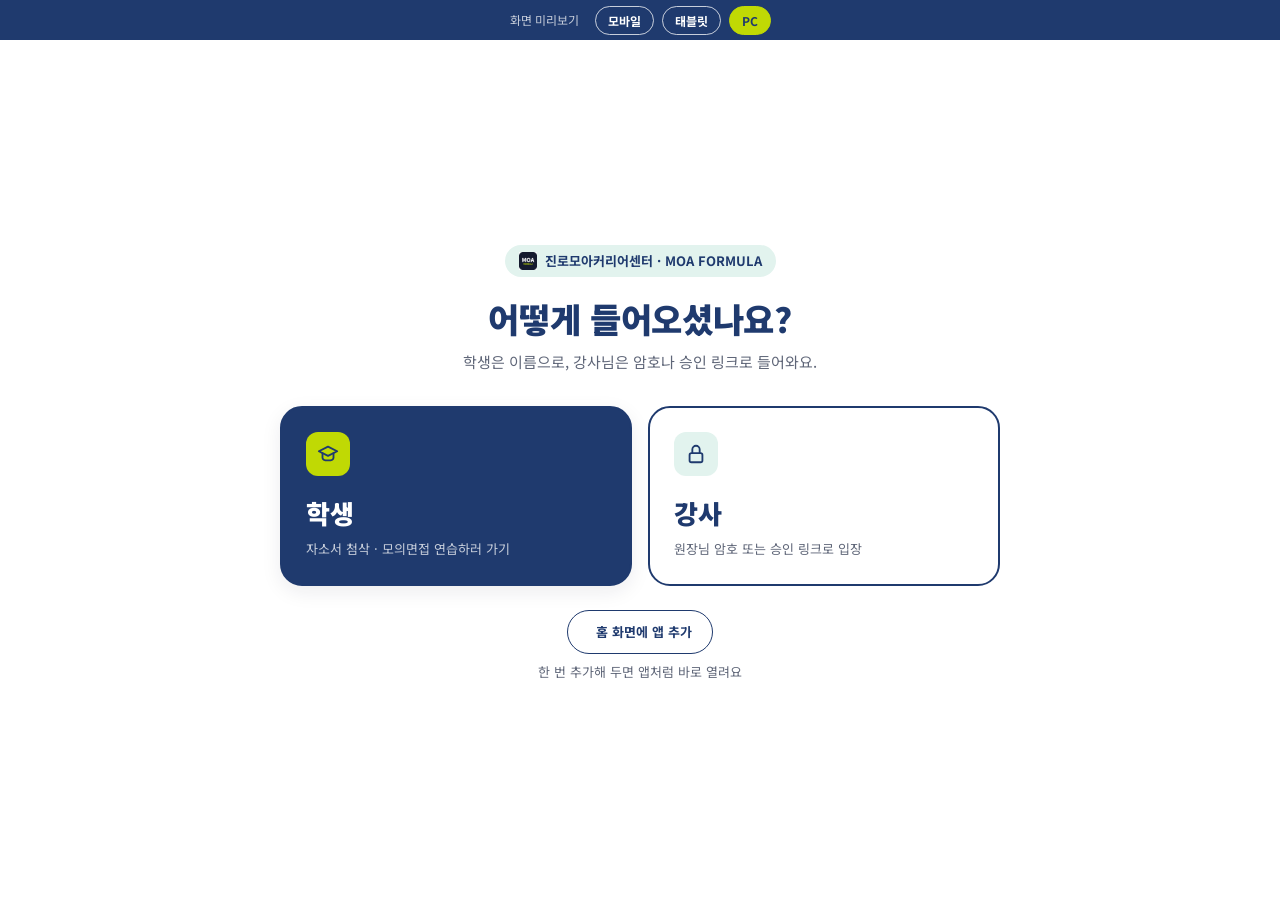
<file: index.html>
<!doctype html>
<html lang="ko">
<head>
<meta charset="UTF-8">
<meta name="viewport" content="width=device-width, initial-scale=1.0, maximum-scale=1.0">
<title>MOA FORMULA 허브</title>
<meta name="apple-mobile-web-app-capable" content="yes">
<meta name="apple-mobile-web-app-status-bar-style" content="black-translucent">
<meta name="apple-mobile-web-app-title" content="MOA FORMULA">
<meta name="mobile-web-app-capable" content="yes">
<meta name="theme-color" content="#FFFFFF"><!-- 흰 상단 바와 같은 색 (2026-10-03) -->
<link rel="apple-touch-icon" href="/apple-touch-icon.png">
<link rel="icon" type="image/png" sizes="192x192" href="/icon-192.png">
<link rel="manifest" href="/manifest.webmanifest"><!-- 홈 화면 설치용 (2026-10-04) -->
<link rel="stylesheet" href="https://fonts.googleapis.com/css2?family=Noto+Sans+KR:wght@400;500;700;800;900&display=swap">
<link rel="stylesheet" href="/tokens.css">
<style>
*{box-sizing:border-box;-webkit-tap-highlight-color:transparent}
html,body{margin:0;padding:0}
body{font-family:var(--font-sans);background:var(--c-bg);color:var(--c-ink);font-size:var(--fs-base);line-height:var(--lh-base);word-break:keep-all;overflow-wrap:break-word;}
.app-card{--ac:var(--c-brand);--at:var(--c-brand);--ab:var(--c-brand);background:var(--c-surface);border-radius:var(--radius-lg);border:1px solid var(--c-line);box-shadow:var(--shadow-sm);padding:var(--space-4) var(--space-5) var(--space-5);margin-bottom:var(--space-3)}
.app-card .app-title{display:flex;align-items:center;gap:var(--space-3);font-size:var(--fs-lg);font-weight:var(--fw-heavy);color:var(--c-ink);margin-bottom:var(--space-3)}
.app-icon{flex-shrink:0;width:36px;height:36px;border-radius:var(--radius-md);display:inline-flex;align-items:center;justify-content:center;background:var(--ac);color:var(--c-on-brand)}
.app-icon svg{width:19px;height:19px}
.app-step{font-size:var(--fs-xs);font-weight:var(--fw-bold);color:var(--c-muted);letter-spacing:.02em;margin:0 0 var(--space-2)}
.app-desc{font-size:var(--fs-sm);color:var(--c-muted);margin:calc(var(--space-1) * -1) 0 var(--space-3)}
.c-resume{--ac:var(--app-resume);--at:var(--app-resume);--ab:var(--app-resume)}
.c-interview{--ac:var(--app-interview);--at:var(--app-interview);--ab:var(--app-interview)}
.c-tracker{--ac:var(--app-tracker);--at:var(--app-tracker-ink);--ab:var(--app-tracker)}
.c-tracker .app-icon{color:var(--app-tracker-ink)}
.c-board{--ac:var(--app-board);--at:var(--app-board);--ab:var(--app-board)}
.c-proposal,.c-assemble{--ac:var(--app-proposal);--at:var(--app-proposal);--ab:var(--app-proposal)}
.c-qbank{--ac:var(--app-qbank);--at:var(--app-qbank-ink);--ab:var(--app-qbank-ink)}
.c-qbank .app-icon{color:var(--app-qbank-ink)}
.c-master{--ac:var(--app-master);--at:var(--app-master);--ab:var(--app-master)}
.c-doc{--ac:var(--c-brand);--at:var(--c-brand);--ab:var(--c-brand)}
.c-timeplan{--ac:var(--app-timeplan,#0E7C74);--at:var(--app-timeplan,#0E7C74);--ab:var(--app-timeplan,#0E7C74)}
.role-row{display:flex;gap:var(--space-2);flex-wrap:wrap}
a.role-btn{flex:1;min-width:120px;text-align:center;min-height:46px;display:inline-flex;align-items:center;justify-content:center;padding:var(--space-3) var(--space-3);border-radius:var(--radius-md);font-size:var(--fs-md);font-weight:var(--fw-bold);text-decoration:none;transition:transform .12s ease,box-shadow .12s ease}
a.role-btn:hover{transform:translateY(-1px);box-shadow:var(--shadow-md)}
a.role-btn:focus-visible{outline:3px solid var(--c-focus);outline-offset:2px}
.role-btn.student{background:var(--ac);color:var(--c-on-brand);border:2px solid var(--ac)}
.c-tracker .role-btn.student{color:var(--app-tracker-ink)}
.c-qbank .role-btn.student{color:var(--app-qbank-ink)}
.role-btn.teacher{background:var(--c-surface);color:var(--at);border:2px solid var(--ab)}
.role-btn.teacher::before{content:"";display:inline-block;width:13px;height:13px;margin-right:6px;background:currentColor;
-webkit-mask:url("data:image/svg+xml,%3Csvg xmlns='http://www.w3.org/2000/svg' viewBox='0 0 24 24' fill='none' stroke='black' stroke-width='2.4' stroke-linecap='round' stroke-linejoin='round'%3E%3Crect x='5' y='11' width='14' height='10' rx='2'/%3E%3Cpath d='M8 11V7a4 4 0 0 1 8 0v4'/%3E%3C/svg%3E") center/contain no-repeat;
mask:url("data:image/svg+xml,%3Csvg xmlns='http://www.w3.org/2000/svg' viewBox='0 0 24 24' fill='none' stroke='black' stroke-width='2.4' stroke-linecap='round' stroke-linejoin='round'%3E%3Crect x='5' y='11' width='14' height='10' rx='2'/%3E%3Cpath d='M8 11V7a4 4 0 0 1 8 0v4'/%3E%3C/svg%3E") center/contain no-repeat}
.sr-only{position:absolute!important;width:1px;height:1px;padding:0;margin:-1px;overflow:hidden;clip:rect(0 0 0 0);white-space:nowrap;border:0}
.nav-tip{margin:var(--space-3) var(--space-3) 0;padding-top:var(--space-3);border-top:1px solid var(--c-line);font-size:var(--fs-xs);line-height:1.6;color:var(--c-muted);white-space:normal}
.role-legend{display:flex;gap:var(--space-4);font-size:var(--fs-xs);color:var(--c-muted);margin:0 var(--space-1) var(--space-3)}
.role-legend span{display:flex;align-items:center;gap:6px}
.role-legend i{display:inline-block;width:22px;height:12px;border-radius:4px}
.role-legend .lg-student{background:var(--c-brand)}
.role-legend .lg-teacher{border:2px solid var(--c-brand)}
.group-label{font-size:var(--fs-sm);font-weight:var(--fw-heavy);color:var(--c-muted);margin:var(--space-6) var(--space-1) var(--space-3);letter-spacing:.04em}
.master-only{display:none}
body.is-master .master-only{display:block}
.teacher-only{display:none}
body.is-teacher .teacher-only{display:block}
.who-bar{background:var(--c-brand-tint);border:1px solid var(--c-line);border-radius:var(--radius-lg);padding:var(--space-3) var(--space-4);font-size:var(--fs-sm);color:var(--c-ink);line-height:var(--lh-base);margin-bottom:var(--space-2)}
.who-bar b{color:var(--c-brand)}
.fold{padding:0;overflow:hidden}
.fold summary{cursor:pointer;padding:var(--space-4) var(--space-5);font-weight:var(--fw-heavy);font-size:var(--fs-base);color:var(--c-brand);list-style-position:inside}
.fold summary:focus-visible{outline:3px solid var(--c-focus);outline-offset:-3px}
.fold-body{padding:0 var(--space-5) var(--space-5);font-size:var(--fs-sm);line-height:var(--lh-loose);color:var(--c-ink-2)}
.feat-h{display:block;margin:var(--space-4) 0 6px;font-size:var(--fs-md);color:var(--fc)}
.note-box{margin-top:var(--space-4);padding:var(--space-3) var(--space-4);background:var(--c-danger-soft);border-radius:var(--radius-sm)}
.note-box b{color:var(--c-danger)}
.guide-h{display:flex;align-items:center;gap:var(--space-2);margin:var(--space-4) 0 var(--space-3);font-size:var(--fs-md)}
.guide-h i{width:10px;height:10px;border-radius:50%;background:var(--fc);display:inline-block}
table.guide{width:100%;border-collapse:separate;border-spacing:0;border-radius:var(--radius-md);overflow:hidden;border:1px solid var(--c-line);table-layout:fixed;margin-bottom:var(--space-5)}
table.guide th{text-align:left;font-size:var(--fs-xs);color:var(--c-on-brand);background:var(--fc);padding:10px 12px}
table.guide th:first-child{width:34%}
table.guide td{padding:12px;font-size:12.5px;line-height:1.7;vertical-align:top;border-top:1px solid var(--c-line);color:var(--c-ink-2);background:var(--c-surface)}
table.guide tr:nth-child(even) td{background:var(--c-surface-alt)}
table.guide td:first-child{font-weight:var(--fw-bold);color:var(--c-brand);line-height:1.5}
.fc-resume{--fc:var(--app-resume)} .fc-interview{--fc:var(--app-interview)} .fc-tracker{--fc:var(--app-tracker-ink)} .fc-board{--fc:var(--app-board)} .fc-proposal{--fc:var(--app-proposal)} .fc-timeplan{--fc:var(--app-timeplan,#0E7C74)}
footer{text-align:center;font-size:var(--fs-xs);color:var(--c-muted);padding:var(--space-6) var(--space-4) var(--space-2)}
/* ── 접속 흐름 (첫 화면 → 학생 로그인 / 강사 확인 → 앱 목록) ── */
.landing,.login,.app-view{display:none}
body.view-landing .landing{display:flex}
body.view-login .login{display:flex}
body.view-app .app-view{display:block}
.landing,.login{min-height:100vh;align-items:center;justify-content:center;padding:var(--space-10) var(--space-5);background:var(--c-bg)}
.landing-inner{width:100%;max-width:720px;text-align:center}
.eyebrow{display:inline-flex;align-items:center;gap:var(--space-2);font-size:var(--fs-sm);font-weight:var(--fw-bold);color:var(--c-brand);background:var(--c-brand-soft);padding:6px 14px;border-radius:var(--radius-pill)}
.eyebrow img{width:18px;height:18px}
.landing h1{margin:var(--space-5) 0 var(--space-2);font-size:var(--fs-3xl);font-weight:var(--fw-black);line-height:var(--lh-tight);color:var(--c-ink);letter-spacing:-0.01em}
.landing .lead{margin:0 0 var(--space-8);font-size:var(--fs-base);color:var(--c-muted)}
.choice-grid{display:grid;grid-template-columns:repeat(2,minmax(0,1fr));gap:var(--space-4)}
.choice{font-family:inherit;text-align:left;cursor:pointer;display:flex;flex-direction:column;gap:var(--space-2);min-height:180px;padding:var(--space-6);border-radius:var(--radius-xl);transition:transform .15s ease,box-shadow .15s ease}
.choice:hover{transform:translateY(-2px);box-shadow:var(--shadow-lg)}
.choice:focus-visible{outline:3px solid var(--c-focus);outline-offset:3px}
.choice .ch-icon{width:44px;height:44px;border-radius:var(--radius-md);display:inline-flex;align-items:center;justify-content:center}
.choice .ch-icon svg{width:22px;height:22px}
.choice .ch-title{font-size:var(--fs-2xl);font-weight:var(--fw-black);margin-top:auto}
.choice .ch-sub{font-size:var(--fs-sm);line-height:var(--lh-base)}
.choice.student{background:var(--c-brand);color:var(--c-on-brand);border:2px solid var(--c-brand);box-shadow:var(--shadow-md)}
.choice.student .ch-icon{background:var(--c-accent);color:var(--c-accent-ink)}
.choice.student .ch-sub{color:var(--c-on-brand-muted)}
.choice.teacher{background:var(--c-surface);color:var(--c-brand);border:2px solid var(--c-brand)}
.choice.teacher .ch-icon{background:var(--c-brand-soft);color:var(--c-brand)}
.choice.teacher .ch-sub{color:var(--c-muted)}
.landing .foot-note{margin-top:var(--space-6);font-size:var(--fs-xs);color:var(--c-muted)}
.login-card{width:100%;max-width:420px;background:var(--c-surface);border:1px solid var(--c-line);border-radius:var(--radius-xl);box-shadow:var(--shadow-md);padding:var(--space-8) var(--space-6)}
.login-card h2{margin:var(--space-2) 0 var(--space-1);font-size:var(--fs-xl);font-weight:var(--fw-black);color:var(--c-ink)}
.login-card .lead{margin:0 0 var(--space-5);font-size:var(--fs-sm);color:var(--c-muted)}
.login-card label.f{display:block;font-size:var(--fs-sm);font-weight:var(--fw-bold);color:var(--c-ink-2);margin:var(--space-4) 0 6px}
.login-card input[type=text]{width:100%;font-family:inherit;font-size:16px;padding:12px 14px;border:1px solid var(--c-line-strong);border-radius:var(--radius-md);background:var(--c-surface);color:var(--c-ink)}
.login-card input[type=text]:focus{outline:3px solid var(--c-brand-soft);border-color:var(--c-brand)}
.back-link{font-family:inherit;background:none;border:none;padding:var(--space-2) 0;color:var(--c-muted);font-size:var(--fs-sm);cursor:pointer}
.back-link:hover{color:var(--c-brand)}
.privacy-box{margin-top:var(--space-5);padding:var(--space-4);background:var(--c-surface-alt);border:1px solid var(--c-line);border-radius:var(--radius-md);font-size:var(--fs-xs);line-height:var(--lh-base);color:var(--c-ink-2)}
.privacy-box b{display:block;font-size:var(--fs-sm);color:var(--c-ink);margin-bottom:var(--space-1)}
.privacy-box ul{margin:0 0 var(--space-2);padding-left:18px}
.privacy-box a{color:var(--c-brand);font-weight:var(--fw-bold)}
label.check{display:flex;gap:var(--space-2);align-items:flex-start;margin-top:var(--space-3);font-size:var(--fs-sm);color:var(--c-ink);cursor:pointer}
label.check input{width:18px;height:18px;margin-top:2px;accent-color:var(--c-brand)}
.quick{margin:0 0 var(--space-5)}
.quick-lab{font-size:var(--fs-sm);color:var(--c-muted);margin-bottom:var(--space-2)}
.login-card.has-quick > :not(.back-link):not(h2):not(.lead):not(.quick){display:none}
.form-err{min-height:20px;margin:var(--space-2) 0 0;font-size:var(--fs-sm);color:var(--c-danger)}
.btn-primary{width:100%;min-height:50px;margin-top:var(--space-2);font-family:inherit;font-size:var(--fs-base);font-weight:var(--fw-bold);border:none;border-radius:var(--radius-md);background:var(--c-brand);color:var(--c-on-brand);cursor:pointer}
.btn-primary:hover{background:var(--c-brand-strong)}
.btn-primary:focus-visible{outline:3px solid var(--c-focus);outline-offset:2px}
/* ── 강의 입장 코드 (강사용 카드) ── */
.cc-new{width:100%;font-family:inherit;font-size:var(--fs-md);font-weight:var(--fw-bold);min-height:48px;border:none;border-radius:var(--radius-md);background:var(--c-brand);color:var(--c-on-brand);cursor:pointer;margin-top:var(--space-3)}
.cc-new:hover{background:var(--c-brand-strong)}
.cc-form{display:flex;flex-direction:column;gap:var(--space-3);margin-top:var(--space-3);padding:var(--space-4);background:var(--c-surface-alt);border:1px solid var(--c-line);border-radius:var(--radius-md)}
.cc-form[hidden]{display:none}
.cc-form label{display:block;font-size:var(--fs-xs);font-weight:var(--fw-bold);color:var(--c-ink-2);margin-bottom:4px}
.cc-form input,.cc-form select{width:100%;box-sizing:border-box;font-family:inherit;font-size:16px;min-height:44px;padding:0 var(--space-3);border:1px solid var(--c-line-strong);border-radius:var(--radius-md);background:var(--c-surface);color:var(--c-ink)}
.cc-row2{display:grid;grid-template-columns:minmax(0,1fr) minmax(0,1fr);gap:var(--space-2)}
.cc-chips{display:flex;flex-wrap:wrap;gap:6px;margin-top:6px}
.cc-chips:empty{display:none}
.cc-chip{font-family:inherit;font-size:var(--fs-xs);min-height:32px;padding:0 12px;border-radius:999px;border:1px solid var(--c-line-strong);background:var(--c-surface);color:var(--c-ink-2);cursor:pointer}
.cc-chip:hover{border-color:var(--c-brand);color:var(--c-brand)}
.cc-dept-chips{margin-top:8px;display:flex;flex-wrap:wrap;gap:6px}
.cc-dept-chip.active{border-color:var(--c-brand);background:var(--c-brand);color:var(--c-on-brand)}
.cc-preview{font-size:var(--fs-sm);color:var(--c-ink-2);background:var(--c-surface);border:1px dashed var(--c-line-strong);border-radius:var(--radius-md);padding:10px 12px}
.cc-preview b{color:var(--c-ink)}
.qt-box{grid-column:1 / -1}
.qt-box .qt-note{font-size:var(--fs-xs);color:var(--c-ink-2);margin:4px 0 0;line-height:1.5}
.as-only{margin:var(--space-2) 0}
.as-only label{display:block;font-size:var(--fs-xs);font-weight:var(--fw-bold);color:var(--c-ink-2);margin-bottom:4px}
.as-only select{width:100%;box-sizing:border-box;font-family:inherit;font-size:16px;min-height:44px;padding:0 var(--space-3);border:1px solid var(--c-line-strong);border-radius:var(--radius-md);background:var(--c-surface);color:var(--c-ink)}
.qt-box label.once-chk,.cc-row2 label.once-chk{grid-column:1/-1;display:flex;align-items:flex-start;gap:8px;font-size:var(--fs-sm);font-weight:var(--fw-regular);margin:2px 0 0;color:var(--c-ink-2);line-height:1.5;cursor:pointer}
.qt-box label.once-chk input,.cc-row2 label.once-chk input{width:18px;height:18px;min-height:0;padding:0;margin:2px 0 0;flex:none;accent-color:var(--c-brand)}
.qt-tag{display:inline-block;font-size:11px;font-weight:var(--fw-bold);color:var(--c-ink-2);background:var(--c-surface-alt);border:1px solid var(--c-line);border-radius:999px;padding:1px 8px;margin:2px 4px 0 0}
.qt-tag.on{color:var(--c-brand);border-color:var(--c-brand);background:var(--c-surface)}
.qt-tag.off{font-weight:var(--fw-regular);color:var(--c-muted);background:var(--c-surface)}
.cc-btn{font-family:inherit;font-size:var(--fs-md);font-weight:var(--fw-bold);min-height:48px;padding:0 var(--space-5);border:none;border-radius:var(--radius-md);background:var(--c-brand);color:var(--c-on-brand);cursor:pointer;white-space:nowrap}
.cc-btn:hover{background:var(--c-brand-strong)}
.cc-btn:focus-visible,.cc-new:focus-visible,.cc-copy:focus-visible,.cc-more:focus-visible,.cc-end:focus-visible,.cc-toggle:focus-visible{outline:3px solid var(--c-focus);outline-offset:2px}
.cc-msg{min-height:18px;margin:var(--space-2) 0 0;font-size:var(--fs-sm);color:var(--c-danger)}
.cc-msg.ok{color:var(--c-ink);font-weight:var(--fw-bold)}
.cc-list{display:flex;flex-direction:column;gap:var(--space-2);margin-top:var(--space-2)}
.cc-head{font-size:var(--fs-sm);font-weight:var(--fw-bold);color:var(--c-ink-2);margin-top:var(--space-2)}
.cc-ticket{border:2px solid var(--c-brand);border-radius:var(--radius-lg);padding:var(--space-4);display:flex;flex-direction:column;gap:var(--space-3);background:var(--c-surface)}
.cc-ticket-top{display:flex;align-items:center;justify-content:space-between;gap:var(--space-3)}
.cc-ticket .cc-code{font-size:40px}
.cc-ticket .cc-name{font-size:var(--fs-md);font-weight:var(--fw-bold);color:var(--c-ink);word-break:keep-all}
.cc-left{font-size:var(--fs-xs);font-weight:var(--fw-bold);color:var(--c-brand);background:var(--c-brand-soft);border-radius:999px;padding:5px 10px;white-space:nowrap}
.cc-left.warn{color:#8A4B00;background:#FFF1DC}
.cc-ticket .cc-actions{display:flex;gap:var(--space-2);position:relative}
.cc-ticket .cc-copy{flex:1;min-height:44px;border:none;background:var(--c-brand);color:var(--c-on-brand);font-size:var(--fs-sm)}
.cc-ticket .cc-copy.line{background:var(--c-surface);color:var(--c-brand);border:1px solid var(--c-brand)}
.cc-item{display:flex;align-items:center;gap:var(--space-3);padding:6px 6px 6px var(--space-3);border-radius:var(--radius-md);background:var(--c-surface-alt);position:relative}
.cc-code{font-size:22px;font-weight:var(--fw-black);letter-spacing:.14em;color:var(--c-brand);font-variant-numeric:tabular-nums;line-height:1}
.cc-meta{flex:1;min-width:0;font-size:var(--fs-xs);color:var(--c-ink-2);line-height:1.5}
.cc-meta b{display:block;font-size:var(--fs-sm);color:var(--c-ink);overflow:hidden;text-overflow:ellipsis;white-space:nowrap}
.cc-copy{font-family:inherit;font-weight:var(--fw-bold);border-radius:var(--radius-md);cursor:pointer;white-space:nowrap}
.cc-item .cc-copy{min-height:44px;padding:0 10px;font-size:var(--fs-xs);border:1px solid var(--c-brand);background:var(--c-surface);color:var(--c-brand)}
.cc-more{width:44px;height:44px;flex-shrink:0;display:flex;align-items:center;justify-content:center;border:1px solid var(--c-line-strong);border-radius:var(--radius-md);background:var(--c-surface);cursor:pointer;color:var(--c-ink-2);font-size:20px;line-height:1}
.cc-item .cc-more{border-color:transparent;background:transparent}
.cc-ticket .cc-more{flex:0 0 44px;width:44px;padding:0}
.cc-pop .cc-copy{width:100%;text-align:left;min-height:44px;padding:0 12px;border:none;background:transparent;color:var(--c-brand);font-size:var(--fs-sm);border-radius:var(--radius-sm)}
.cc-pop .cc-copy:hover{background:var(--c-surface-alt)}
.cc-pop{position:absolute;right:0;top:calc(100% + 4px);z-index:5;background:var(--c-surface);border:1px solid var(--c-line-strong);border-radius:var(--radius-md);box-shadow:var(--shadow-md);padding:4px;min-width:150px}
.cc-pop[hidden]{display:none}
.cc-pop-h{padding:8px 12px 2px;font-size:var(--fs-xs);color:var(--c-ink-2);border-top:1px solid var(--c-line)}
.cc-end{width:100%;text-align:left;font-family:inherit;font-size:var(--fs-sm);min-height:44px;padding:0 12px;border:none;background:transparent;color:var(--c-danger);cursor:pointer;border-radius:var(--radius-sm)}
.cc-end:hover{background:var(--c-surface-alt)}
.cc-others{margin-top:var(--space-4);padding-top:var(--space-4);border-top:1px solid var(--c-line);display:flex;flex-direction:column;gap:var(--space-2)}
.cc-others[hidden]{display:none}
.cc-toggle{display:flex;align-items:center;justify-content:space-between;width:100%;min-height:44px;padding:0 14px;font-family:inherit;font-size:var(--fs-sm);color:var(--c-ink);background:var(--c-surface);border:1px solid var(--c-line-strong);border-radius:var(--radius-md);cursor:pointer}
.cc-toggle b{color:var(--c-brand)}
.cc-toggle span:last-child{color:var(--c-muted);font-size:var(--fs-xs)}
.cc-owner{font-size:var(--fs-sm);font-weight:var(--fw-bold);color:var(--c-ink);margin-top:var(--space-2)}
/* 센터 강의 배정 카드 (2026-10-03) */
.as-list{display:flex;flex-direction:column;gap:var(--space-2);margin-bottom:var(--space-3)}
.as-card{border:2px solid var(--c-brand);border-radius:var(--radius-lg);padding:var(--space-3) var(--space-4);background:var(--c-surface)}
.as-card.later{border-width:1px;border-color:var(--c-line,#DDE1E9)}
.as-top{display:flex;align-items:center;gap:6px;flex-wrap:wrap;font-size:var(--fs-xs);color:var(--c-ink-2)}
.as-tag{font-weight:800;color:#fff;background:var(--c-brand);border-radius:6px;padding:2px 8px}
.as-tag.own{background:#643DF2}
.as-title{font-size:var(--fs-md);font-weight:var(--fw-bold);color:var(--c-ink);margin-top:4px;word-break:keep-all}
.as-slot{display:inline-block;margin-top:4px;font-size:var(--fs-sm);font-weight:700;color:var(--c-ink-2);background:var(--c-surface-alt,#F3F4F7);border-radius:6px;padding:2px 8px}
.as-live{display:flex;align-items:center;justify-content:space-between;gap:var(--space-2);margin-top:var(--space-2)}
.as-live .cc-code{font-size:36px}
.as-btn{width:100%;min-height:48px;margin-top:var(--space-2);border:none;border-radius:var(--radius-md,10px);background:var(--c-brand);color:var(--c-on-brand,#fff);font-weight:800;font-size:var(--fs-sm);cursor:pointer}
.as-btn.line{background:var(--c-surface);color:var(--c-brand);border:1.5px solid var(--c-brand)}
.as-row{display:flex;gap:var(--space-2)}.as-row .as-btn{flex:1}
.as-sv{width:100%;min-height:44px;margin-top:var(--space-2);border:1px dashed var(--c-line-strong,#C9CED8);border-radius:var(--radius-md,10px);background:var(--c-surface);color:var(--c-ink);font-family:inherit;font-weight:700;font-size:var(--fs-sm);cursor:pointer}
.as-sv:hover{border-style:solid}
.as-head{display:block;color:inherit;text-decoration:none;border-radius:var(--radius-md,10px)}
.as-head:focus-visible{outline:2px solid var(--c-ink);outline-offset:4px}
.as-go{margin-left:auto;font-weight:700;color:var(--c-ink);white-space:nowrap}
.bigcode .bc-url{display:flex;gap:8px;flex-wrap:wrap;justify-content:center}
.bigcode .bc-url button{min-height:44px;padding:0 18px;border-radius:22px;border:1px solid var(--c-line,#DDE1E9);background:#fff;font-family:inherit;font-weight:700;cursor:pointer}
.bigcode{position:fixed;inset:0;z-index:9999;background:#fff;display:flex;flex-direction:column;align-items:center;justify-content:center;gap:18px;padding:24px;text-align:center}
.bigcode .bc-lab{font-size:clamp(18px,3vw,30px);font-weight:800;color:var(--c-ink);word-break:keep-all}
.bigcode .bc-code{font-size:clamp(90px,22vw,220px);font-weight:900;letter-spacing:.12em;color:var(--c-brand);line-height:1;font-variant-numeric:tabular-nums}
.bigcode .bc-how{font-size:clamp(15px,2.2vw,22px);color:var(--c-ink-2);line-height:1.6}
.bigcode img{width:clamp(130px,20vw,200px);height:auto}
.bigcode .bc-close{position:absolute;top:16px;right:16px;min-height:44px;padding:0 18px;border-radius:22px;border:1px solid var(--c-line,#DDE1E9);background:#fff;font-weight:700;cursor:pointer}
.cc-tag{font-size:var(--fs-xs);color:var(--c-ink-2);background:var(--c-surface-alt);border-radius:999px;padding:4px 10px}
.cc-empty{font-size:var(--fs-sm);color:var(--c-muted);padding:var(--space-2) 0}
.cc-card{grid-column:1 / -1}
.btn-ghost{font-family:inherit;font-size:var(--fs-sm);font-weight:var(--fw-bold);background:transparent;border:1px solid var(--c-on-brand-muted);color:var(--c-on-brand);border-radius:var(--radius-sm);padding:6px 12px;cursor:pointer}
/* 역할별 노출 — 학생은 학생용 버튼만 */
.student-only{display:none}
body.is-student .student-only{display:block}
body.is-student .staff-only,body.is-student .role-btn.teacher{display:none}
/* ── 미리보기 + 레이아웃 (반응형은 화면 폭이 아니라 .frame 폭 기준 → 미리보기와 실제가 똑같이 동작) ── */
.preview-bar{position:sticky;top:0;z-index:40;display:flex;align-items:center;justify-content:center;gap:var(--space-2);height:40px;padding:0 var(--space-4);background:var(--c-ink);color:var(--c-on-brand)}
.pv-label{font-size:var(--fs-xs);color:var(--c-on-brand-muted);margin-right:var(--space-2)}
.preview-bar button{font-family:inherit;font-size:var(--fs-xs);font-weight:var(--fw-bold);padding:5px 12px;border-radius:var(--radius-pill);border:1px solid var(--c-on-brand-muted);background:transparent;color:var(--c-on-brand);cursor:pointer}
.preview-bar button[aria-pressed="true"]{background:var(--c-accent);border-color:var(--c-accent);color:var(--c-accent-ink)}
body.is-student .preview-bar{display:none}
@media (max-width:820px){ .preview-bar{display:none} }
.frame{container-type:inline-size;container-name:frame;width:100%;margin:0 auto;background:var(--c-bg);position:relative}
body[data-preview="mobile"] .frame{width:390px}
body[data-preview="tablet"] .frame{width:768px}
body[data-preview="mobile"],body[data-preview="tablet"]{background:var(--c-line)}
body[data-preview="mobile"] .frame,body[data-preview="tablet"] .frame{margin:var(--space-6) auto;border-radius:var(--radius-xl);box-shadow:var(--shadow-lg);overflow:clip;min-height:760px}
body{--pv-h:40px}
body.is-student{--pv-h:0px}
@media (max-width:820px){ body{--pv-h:0px} }
.landing,.login{min-height:calc(100vh - var(--pv-h))}

.topbar{position:sticky;top:var(--pv-h);z-index:30;display:flex;align-items:center;gap:var(--space-3);height:var(--h-topbar);padding:0 var(--space-6);background:var(--c-brand);color:var(--c-on-brand)}
.topbar .brand{display:flex;align-items:center;gap:var(--space-2);font-size:var(--fs-md);font-weight:var(--fw-black);letter-spacing:.06em;color:var(--c-on-brand)}
.topbar .brand img{width:24px;height:24px}
.topbar-right{margin-left:auto;display:flex;align-items:center;gap:var(--space-2)}
.role-pill{font-size:var(--fs-xs);font-weight:var(--fw-bold);padding:4px 10px;border-radius:var(--radius-pill);background:var(--c-accent);color:var(--c-accent-ink)}
.menu-btn{display:none;align-items:center;justify-content:center;width:44px;height:44px;margin-left:calc(var(--space-2) * -1);background:transparent;border:none;color:var(--c-on-brand);border-radius:var(--radius-sm);cursor:pointer}
.menu-btn:focus-visible,.btn-ghost:focus-visible{outline:3px solid var(--c-accent);outline-offset:2px}

.shell{display:grid;grid-template-columns:var(--w-sidenav) minmax(0,1fr);gap:var(--space-8);max-width:var(--w-content);margin:0 auto;padding:var(--space-8) var(--space-6) var(--space-10)}
.sidenav{position:sticky;top:calc(var(--pv-h) + var(--h-topbar) + var(--space-6));align-self:start;display:flex;flex-direction:column;gap:2px}
.nav-label{font-size:var(--fs-xs);font-weight:var(--fw-bold);letter-spacing:.12em;color:var(--c-muted);padding:0 var(--space-3) var(--space-2)}
.sidenav a{display:flex;align-items:center;gap:var(--space-3);min-height:44px;padding:0 var(--space-3);border-radius:var(--radius-md);font-size:var(--fs-md);font-weight:var(--fw-bold);color:var(--c-ink-2);text-decoration:none;white-space:nowrap}
.sidenav a svg{width:18px;height:18px;flex-shrink:0;color:var(--c-muted)}
.sidenav a:hover{background:var(--c-surface)}
.sidenav a.active{background:var(--c-surface);color:var(--c-brand);box-shadow:var(--shadow-sm)}
.sidenav a.active svg{color:var(--c-brand)}
.sidenav a:focus-visible{outline:3px solid var(--c-focus);outline-offset:-3px}
.sidenav a.master-only{display:none}
body.is-master .sidenav a.master-only{display:flex}
body.is-student .sidenav{display:none}
body.is-student .shell{grid-template-columns:minmax(0,1fr);max-width:640px}
.page-head h1{margin:0;font-size:var(--fs-2xl);font-weight:var(--fw-black);color:var(--c-ink)}
.page-head p{margin:var(--space-1) 0 var(--space-4);font-size:var(--fs-sm);color:var(--c-muted)}
.sec{scroll-margin-top:calc(var(--pv-h) + var(--h-topbar) + var(--space-4))}
.sec .group-label{margin-top:var(--space-8)}
.card-grid{display:grid;grid-template-columns:repeat(2,minmax(0,1fr));gap:var(--space-4);align-items:start}
.card-grid .app-card{margin-bottom:0;height:100%}
body.is-student .card-grid{grid-template-columns:1fr}
.fold{margin-top:var(--space-4)}

/* 태블릿: 메뉴를 위쪽 가로 탭으로 */
@container frame (max-width:1023px){
  .shell{grid-template-columns:minmax(0,1fr);gap:0;padding-top:0}
  .sidenav{top:calc(var(--pv-h) + var(--h-topbar));z-index:20;flex-direction:row;gap:var(--space-1);overflow-x:auto;margin:0 calc(var(--space-6) * -1) var(--space-4);padding:var(--space-2) var(--space-6);background:var(--c-bg);border-bottom:1px solid var(--c-line);scrollbar-width:none}
  .sidenav::-webkit-scrollbar{display:none}
  .nav-label{display:none}
  .nav-tip{display:none}
  .sidenav a{min-height:40px;font-size:var(--fs-sm)}
  .page-head{padding-top:var(--space-4)}
}
/* 모바일: 햄버거 메뉴 */
@container frame (max-width:767px){
  .cc-form{grid-template-columns:1fr 1fr}
  .cc-form > div:first-child{grid-column:1 / -1}
  .cc-item{flex-wrap:wrap;gap:var(--space-2) var(--space-3)}
  .cc-actions{width:100%}
  .cc-actions button{flex:1}
  .topbar{padding:0 var(--space-4)}
  .menu-btn{display:inline-flex}
  body.is-student .menu-btn{display:none}
  .shell{padding:0 var(--space-4) var(--space-10)}
  .sidenav{position:sticky;top:calc(var(--pv-h) + var(--h-topbar));z-index:25;margin:0 calc(var(--space-4) * -1);flex-direction:column;gap:2px;padding:var(--space-3);background:var(--c-surface);border-bottom:1px solid var(--c-line);box-shadow:var(--shadow-lg);display:none}
  body.nav-open .sidenav{display:flex}
  .nav-tip{display:block;margin:var(--space-2) var(--space-1) 0}
  .sidenav a{min-height:48px;font-size:var(--fs-base)}
  .card-grid{grid-template-columns:1fr}
  .page-head h1{font-size:var(--fs-xl)}
  .role-pill{display:none}
  .choice-grid{grid-template-columns:1fr}
  .choice{min-height:136px;padding:var(--space-5)}
  .landing{padding:var(--space-8) var(--space-4)}
  .landing h1{font-size:var(--fs-2xl)}
  .login{padding:var(--space-6) var(--space-4)}
  .login-card{padding:var(--space-6) var(--space-5)}
}

/* ── 2026-10-03 B+C+D 통합안: 흰 상단 바, 앱 아이콘은 남색 타일, 앱 대표색은 오른쪽 작은 점 ── */
.topbar{background:var(--c-surface);color:var(--c-ink);border-bottom:1px solid #EEF0F4}
.topbar .brand{color:var(--c-ink);letter-spacing:-0.01em;font-size:var(--fs-sm)}
.topbar .brand img{display:none}
.topbar .brand::before{content:"";width:18px;height:18px;border-radius:5px;background:var(--c-accent);flex-shrink:0}
.menu-btn{color:var(--c-ink)}
.role-pill{background:var(--c-surface);color:var(--c-ink);border:1.5px solid var(--c-ink)}
.btn-ghost{border-color:var(--c-line-strong);color:var(--c-ink);border-radius:var(--radius-md);min-height:36px}
.app-card{box-shadow:none}
.app-icon{background:var(--c-ink);color:#FFFFFF !important}
.app-card .app-title::after{content:"";width:8px;height:8px;border-radius:50%;background:var(--ac);margin-left:auto;flex-shrink:0}
.c-doc .app-title::after{display:none}
.c-qbank .app-title::after{background:var(--app-qbank-ink)}
.login-card input[type=text]{background:var(--c-surface-alt);border-color:transparent}
.login-card input[type=text]:focus{background:#FFFFFF;outline:4px solid var(--c-accent-soft);border-color:var(--c-ink)}
.role-btn.student,.c-tracker .role-btn.student,.c-qbank .role-btn.student{background:var(--c-ink);border-color:var(--c-ink);color:#FFFFFF}
.role-btn.teacher{color:var(--c-ink);border-color:var(--c-ink)}
.who-bar{border:0}
.who-bar b{color:var(--c-ink)}
.eyebrow{color:var(--c-accent-ink)}
.cc-ticket{border-color:var(--c-ink)}
.cc-left{color:var(--c-accent-ink)}
/* 학생 첫 화면: 큰 인사 + 두 개의 큰 타일 */
.stu-hello{margin:var(--space-6) 0 var(--space-2);font-size:26px;line-height:1.4;font-weight:var(--fw-black);letter-spacing:-0.025em;color:var(--c-ink)}
.stu-class{display:inline-flex;align-items:center;gap:6px;font-size:var(--fs-sm);font-weight:var(--fw-bold);color:var(--c-accent-ink);background:var(--c-accent-soft);border-radius:999px;padding:5px 12px;margin-bottom:var(--space-2)}
.stu-class:empty{display:none}
body.is-student .page-head,body.is-student .who-bar.student-only,body.is-student #h-tools{display:none}
body.is-student .app-card{background:var(--c-surface-alt);border:0;padding:var(--space-5)}
body.is-student .app-card .app-title{font-size:var(--fs-xl)}
body.is-student .app-card .role-btn.student{min-height:52px;font-size:var(--fs-base)}
.stu-note{font-size:var(--fs-xs);color:var(--c-muted);margin:var(--space-4) var(--space-1) 0;line-height:1.6}

/* 이어서 하기 카드 (2026-10-03) */
.stu-next{display:flex;flex-direction:column;gap:10px;margin:var(--space-4) 0 0}
.stu-next:empty{display:none}
.nx-card{display:block;padding:20px;border-radius:22px;background:var(--c-ink);color:#FFFFFF;text-decoration:none}
.nx-card:focus-visible{outline:3px solid var(--c-accent);outline-offset:3px}
.nx-top{display:flex;justify-content:space-between;align-items:center;font-size:13px;font-weight:700;color:var(--c-accent)}
.nx-top span:last-child{color:#AEB4C6;font-weight:500;font-size:12px}
.nx-title{margin:12px 0 14px;font-size:19px;line-height:1.45;font-weight:var(--fw-bold)}
.nx-segs{display:grid;gap:4px}
.nx-segs i{height:6px;border-radius:3px;background:rgba(255,255,255,.15)}
.nx-segs i.on{background:var(--c-accent)}
.nx-row{display:flex;gap:12px;align-items:center;padding:14px 16px;border-radius:16px;border:1px solid var(--c-line);text-decoration:none;color:var(--c-ink)}
.nx-row .ic{width:36px;height:36px;border-radius:10px;background:var(--c-accent-soft);display:flex;align-items:center;justify-content:center;flex-shrink:0}
.nx-row b{display:block;font-size:var(--fs-md)}
.nx-row small{display:block;font-size:var(--fs-xs);color:var(--c-muted)}

/* 홈 화면 설치 버튼·안내 (2026-10-04) */
.inst-wrap{margin-top:var(--space-6);display:flex;flex-direction:column;align-items:center;gap:var(--space-2)}
.inst-wrap .foot-note{margin-top:0;font-size:13px}
.inst-btn{display:inline-flex;align-items:center;justify-content:center;gap:8px;min-height:44px;padding:0 20px;font-family:inherit;font-size:var(--fs-sm);font-weight:var(--fw-bold);color:var(--c-brand);background:var(--c-surface);border:1.5px solid var(--c-brand);border-radius:var(--radius-pill,999px);cursor:pointer}
.inst-btn:active{transform:scale(.98)}
.inst-btn.sm{width:100%;min-height:40px;border-radius:var(--radius-md);font-size:var(--fs-xs)}
.inst-btn[hidden],.js-install-note[hidden],.nav-tip[hidden]{display:none!important}
.inst-sheet{position:fixed;inset:0;z-index:200;display:flex;align-items:flex-end;justify-content:center;background:rgba(20,26,46,.45)}
.inst-sheet[hidden]{display:none}
.inst-card{width:100%;max-width:460px;background:#fff;border-radius:20px 20px 0 0;padding:22px 20px calc(20px + env(safe-area-inset-bottom));font-family:inherit;color:var(--c-ink);max-height:85vh;overflow:auto}
@media (min-width:768px){.inst-sheet{align-items:center}.inst-card{border-radius:20px}}
.inst-card h3{margin:0 0 4px;font-size:var(--fs-md);font-weight:var(--fw-black)}
.inst-card .sub{margin:0 0 14px;font-size:var(--fs-sm);color:var(--c-muted);line-height:1.6}
.inst-card ol{margin:0 0 12px;padding:0;list-style:none;counter-reset:st}
.inst-card ol li{counter-increment:st;position:relative;padding:10px 12px 10px 44px;margin-bottom:8px;background:var(--c-surface-alt);border-radius:12px;font-size:var(--fs-sm);line-height:1.55}
.inst-card ol li::before{content:counter(st);position:absolute;left:12px;top:10px;width:22px;height:22px;border-radius:50%;background:var(--c-brand);color:#fff;font-size:12px;font-weight:700;display:flex;align-items:center;justify-content:center}
.inst-card .key{display:inline-block;padding:0 6px;border:1px solid var(--c-line-strong);border-radius:6px;background:#fff;font-weight:700;white-space:nowrap}
.inst-card .alt{margin:0 0 14px;font-size:var(--fs-xs);color:var(--c-muted);line-height:1.6}
.inst-card .row{display:flex;gap:8px}
.inst-card .row button{flex:1;min-height:46px;border-radius:12px;font-family:inherit;font-size:var(--fs-sm);font-weight:700;cursor:pointer}
.inst-card .go{background:var(--c-brand);color:#fff;border:none}
.inst-card .close{background:#fff;color:var(--c-ink);border:1px solid var(--c-line-strong)}
</style>
</head>
<script src="/staff-guard.js" data-mode="manual" data-color="#1F3A6E" data-check="https://resume-feedback-app-phi.vercel.app/api/staff-check"></script>
<body class="view-landing">
<svg width="0" height="0" style="position:absolute" aria-hidden="true">
<defs>
<symbol id="i-doc" viewBox="0 0 24 24" fill="none" stroke="currentColor" stroke-width="2" stroke-linecap="round" stroke-linejoin="round"><path d="M14 3H7a2 2 0 0 0-2 2v14a2 2 0 0 0 2 2h10a2 2 0 0 0 2-2V8z"/><path d="M14 3v5h5"/><path d="M9 13h6M9 17h4"/></symbol>
<symbol id="i-mic" viewBox="0 0 24 24" fill="none" stroke="currentColor" stroke-width="2" stroke-linecap="round" stroke-linejoin="round"><rect x="9" y="3" width="6" height="11" rx="3"/><path d="M5 11a7 7 0 0 0 14 0M12 18v3"/></symbol>
<symbol id="i-chart" viewBox="0 0 24 24" fill="none" stroke="currentColor" stroke-width="2" stroke-linecap="round" stroke-linejoin="round"><path d="M4 20V10M10 20V4M16 20v-7M22 20H2"/></symbol>
<symbol id="i-cal" viewBox="0 0 24 24" fill="none" stroke="currentColor" stroke-width="2" stroke-linecap="round" stroke-linejoin="round"><rect x="3" y="5" width="18" height="16" rx="2"/><path d="M3 10h18M8 3v4M16 3v4"/></symbol>
<symbol id="i-file" viewBox="0 0 24 24" fill="none" stroke="currentColor" stroke-width="2" stroke-linecap="round" stroke-linejoin="round"><path d="M6 3h9l4 4v14H6z"/><path d="M9 12h7M9 16h7M9 8h3"/></symbol>
<symbol id="i-spark" viewBox="0 0 24 24" fill="none" stroke="currentColor" stroke-width="2" stroke-linecap="round" stroke-linejoin="round"><path d="M12 3l1.8 5.2L19 10l-5.2 1.8L12 17l-1.8-5.2L5 10l5.2-1.8z"/><path d="M19 17l.8 2.2L22 20l-2.2.8L19 23l-.8-2.2L16 20l2.2-.8z"/></symbol>
<symbol id="i-book" viewBox="0 0 24 24" fill="none" stroke="currentColor" stroke-width="2" stroke-linecap="round" stroke-linejoin="round"><path d="M4 5a2 2 0 0 1 2-2h13v16H6a2 2 0 0 0-2 2z"/><path d="M4 21a2 2 0 0 1 2-2h13v2"/></symbol>
<symbol id="i-dash" viewBox="0 0 24 24" fill="none" stroke="currentColor" stroke-width="2" stroke-linecap="round" stroke-linejoin="round"><rect x="3" y="3" width="8" height="9" rx="1.5"/><rect x="13" y="3" width="8" height="5" rx="1.5"/><rect x="13" y="10" width="8" height="11" rx="1.5"/><rect x="3" y="14" width="8" height="7" rx="1.5"/></symbol>
<symbol id="i-users" viewBox="0 0 24 24" fill="none" stroke="currentColor" stroke-width="2" stroke-linecap="round" stroke-linejoin="round"><circle cx="9" cy="8" r="3.5"/><path d="M2.5 20a6.5 6.5 0 0 1 13 0"/><path d="M16 4.6a3.5 3.5 0 0 1 0 6.8M21.5 20a6.5 6.5 0 0 0-4-6"/></symbol>
<symbol id="i-menu" viewBox="0 0 24 24" fill="none" stroke="currentColor" stroke-width="2" stroke-linecap="round"><path d="M4 7h16M4 12h16M4 17h16"/></symbol>
<symbol id="i-student" viewBox="0 0 24 24" fill="none" stroke="currentColor" stroke-width="2" stroke-linecap="round" stroke-linejoin="round"><path d="M2 9l10-5 10 5-10 5z"/><path d="M6 11v5c0 1.7 2.7 3 6 3s6-1.3 6-3v-5"/></symbol>
<symbol id="i-hash" viewBox="0 0 24 24" fill="none" stroke="currentColor" stroke-width="2" stroke-linecap="round" stroke-linejoin="round"><path d="M5 9h14M5 15h14M10 4 8 20M16 4l-2 16"/></symbol>
<symbol id="i-lock" viewBox="0 0 24 24" fill="none" stroke="currentColor" stroke-width="2" stroke-linecap="round" stroke-linejoin="round"><rect x="5" y="11" width="14" height="10" rx="2"/><path d="M8 11V7a4 4 0 0 1 8 0v4"/></symbol>
</defs>
</svg>

<div class="preview-bar" role="toolbar" aria-label="화면 미리보기">
<span class="pv-label">화면 미리보기</span>
<button type="button" data-pv="mobile" aria-pressed="false">모바일</button>
<button type="button" data-pv="tablet" aria-pressed="false">태블릿</button>
<button type="button" data-pv="pc" aria-pressed="true">PC</button>
</div>
<div class="frame" id="frame">
<section class="landing" id="landing" aria-labelledby="landingTitle">
<div class="landing-inner">
<div class="eyebrow"><img class="js-logo" alt="">진로모아커리어센터 · MOA FORMULA</div>
<h1 id="landingTitle">어떻게 들어오셨나요?</h1>
<p class="lead">학생은 이름으로, 강사님은 암호나 승인 링크로 들어와요.</p>
<div class="choice-grid">
<button type="button" class="choice student" id="goStudent"><span class="ch-icon"><svg><use href="#i-student"/></svg></span><span class="ch-title">학생</span><span class="ch-sub">자소서 첨삭 · 모의면접 연습하러 가기</span></button>
<button type="button" class="choice teacher" id="goTeacher"><span class="ch-icon"><svg><use href="#i-lock"/></svg></span><span class="ch-title">강사</span><span class="ch-sub">원장님 암호 또는 승인 링크로 입장</span></button>
</div>
<div class="inst-wrap"><button type="button" class="inst-btn js-install" hidden><span aria-hidden="true"></span> 홈 화면에 앱 추가</button><p class="foot-note js-install-note" hidden>한 번 추가해 두면 앱처럼 바로 열려요</p></div>
</div>
</section>

<section class="login" id="studentLogin" aria-labelledby="loginTitle">
<form class="login-card" id="studentForm" novalidate>
<button type="button" class="back-link js-home">← 처음으로</button>
<h2 id="loginTitle">학생 입장</h2>
<p class="lead" id="stLead">이름, 나만의 숫자 4자리, 강의 입장 코드를 입력해 주세요.</p>
<div class="quick" id="stQuick" hidden><div class="quick-lab" id="stQuickLab"></div><button type="button" class="btn-primary" id="stQuickGo">다시 들어가기</button><p class="form-err" id="stQuickErr" role="alert"></p><button type="button" class="back-link" id="stQuickOther">다른 사람으로 들어가기</button></div>
<label class="f" for="stName">이름</label>
<input type="text" id="stName" autocomplete="name" maxlength="20" required>
<label class="f" for="stPhone">나만의 숫자 4자리 <small style="font-weight:400;color:#5A6380">(아무 숫자나 정해서 기억해 두세요)</small></label>
<input type="text" id="stPhone" inputmode="numeric" pattern="[0-9]{4}" maxlength="4" autocomplete="off" required>
<label class="f" for="stCode">입장 코드 (강사님이 알려준 4자리)</label>
<input type="text" id="stCode" inputmode="numeric" pattern="[0-9]{4}" maxlength="4" autocomplete="one-time-code" required>
<div class="privacy-box">
<b>개인정보 수집·이용 안내</b>
<ul>
<li>수집 항목: 이름, 본인이 정한 숫자 4자리</li>
<li>이용 목적: 첨삭·모의면접 결과를 본인 것으로 구분 (같은 이름 학생 구분)</li>
<li>보관 기간: 이 브라우저 창을 닫으면 자동 삭제 (서버에 저장하지 않음). 다시 들어가기를 위해 이 기기에만 최대 12시간 보관하고, '다른 사람으로 들어가기'를 누르면 바로 지워요</li>
<li>입장할 때는 입장 코드만 서버에서 확인하고, 이름·숫자는 보내지 않아요</li><li>'이어서 하기'를 위해 연습 진행 상황만 이름 대신 뒤섞은 암호로 14일간 보관해요</li>
<li>동의하지 않을 수 있지만, 그 경우 학생 화면을 이용할 수 없어요</li>
</ul>
<a href="/privacy.html" target="_blank" rel="noopener">개인정보처리방침 전문 보기</a>
</div>
<label class="check"><input type="checkbox" id="stAgree"> <span>개인정보 수집·이용에 동의합니다 (필수)</span></label>
<p class="form-err" id="stErr" role="alert"></p>
<button type="submit" class="btn-primary">입장하기</button>
</form>
</section>

<div class="app-view" id="appView">
<header class="topbar">
<button type="button" class="menu-btn" id="menuBtn" aria-label="메뉴 열기" aria-expanded="false" aria-controls="sidenav"><svg width="22" height="22"><use href="#i-menu"/></svg></button>
<div class="brand"><img id="brandLogo" alt=""><span>MOA FORMULA</span></div>
<div class="topbar-right">
<span class="role-pill" id="rolePill">강사</span>
<button type="button" class="btn-ghost js-home">처음으로</button>
</div>
</header>
<div class="shell">
<nav class="sidenav" id="sidenav" aria-label="섹션 메뉴">
<div class="nav-label">메뉴</div>
<a href="#sec-tools" data-sec="sec-tools"><svg><use href="#i-doc"/></svg>학생·강사용 도구</a>
<a href="#sec-care" data-sec="sec-care" class="master-only"><svg><use href="#i-chart"/></svg>수강생 관리</a>
<a href="#sec-ops" data-sec="sec-ops" class="master-only"><svg><use href="#i-cal"/></svg>운영 도구</a>
<a href="#sec-make" data-sec="sec-make" class="master-only"><svg><use href="#i-spark"/></svg>제작 도구</a>
<a href="#sec-docs" data-sec="sec-docs" class="staff-only"><svg><use href="#i-book"/></svg>참고 자료</a>
<a href="#sec-admin" data-sec="sec-admin" class="master-only"><svg><use href="#i-users"/></svg>원장님 관리</a>
<div class="nav-tip js-install-tip" hidden><button type="button" class="inst-btn sm js-install"><span aria-hidden="true"></span> 홈 화면에 앱 추가</button></div>
</nav>
<main>
<div class="page-head">
<h1>우리 앱 모음</h1>
</div>
<div class="student-only"><h1 class="stu-hello"><span id="stuHelloName">학생</span>님, 오늘은 무엇을<br>연습할까요?</h1><span class="stu-class" id="stuClassChip"></span><div class="stu-next" id="stuNext"></div></div>
<div class="who-bar student-only"><b id="studentName">학생</b>님, 반가워요<span id="studentClass"></span>. 아래 버튼으로 연습을 시작하세요. 입력한 정보는 이 창을 닫으면 지워져요.</div>
<div class="who-bar teacher-only"><b id="whoName">강사님</b> 전용 화면이에요. 아래 버튼은 모두 <b>강사님 코드</b>로 연결돼요 — 학생용 버튼 화면을 QR로 보여주시면 학생 제출이 강사님께 바로 와요.</div>

<section class="sec" id="sec-tools" aria-labelledby="h-tools">
<h2 class="group-label sr-only" id="h-tools">학생·강사용 도구</h2>
<div class="card-grid">
<div class="app-card c-doc cc-card staff-only" id="ccCard">
<div class="app-title"><span class="app-icon"><svg><use href="#i-hash"/></svg></span>강의 입장 코드</div>
<div class="app-desc">강의 때 학생에게 알려줄 4자리 코드예요. 학생 제출은 코드를 만든 강사님께 가요.</div>
<button type="button" class="cc-new" id="ccNew" aria-expanded="false" aria-controls="ccForm">+ 내 강의 코드 만들기</button>
<form class="cc-form" id="ccForm" hidden>
<div><label for="ccOrg">기관</label><input id="ccOrg" maxlength="16" placeholder="예) 구미대" autocomplete="off"><div class="cc-chips" id="ccOrgChips"></div></div>
<div class="cc-row2">
<div><label for="ccDept">학과·대상</label><input id="ccDept" maxlength="20" placeholder="예) 물리치료과" autocomplete="off"><div class="cc-chips cc-dept-chips" id="ccDeptChips"></div></div>
<div><label for="ccRound">회차</label><select id="ccRound"><option value="1회차">1회차</option><option value="2회차">2회차</option><option value="3회차">3회차</option><option value="4회차">4회차</option><option value="5회차">5회차</option><option value="특강">특강(1회)</option><option value="">회차 없음</option></select></div>
</div>
<div><label for="ccHours">사용 기간</label><select id="ccHours"><option value="3">3시간</option><option value="12" selected>오늘 하루 (12시간)</option><option value="72">3일</option><option value="168">7일</option></select></div>
<div class="qt-box"><div class="cc-row2 qt-sel" id="ccQt"></div><p class="qt-note">특강에서 한 가지 질문 유형만 쓰게 하려면 골라 주세요. 이 코드로 들어온 학생에게만 적용됩니다. 비용 관리가 필요한 특강은 <b>학생당 1회</b>를 함께 체크해 주세요.</p></div>
<div class="cc-preview" id="ccPreview">코드 이름 미리보기 · <b>기관을 먼저 넣어 주세요</b></div>
<button type="submit" class="cc-btn">코드 만들기</button>
</form>
<p class="cc-msg" id="ccMsg" role="alert"></p>
<div class="as-list" id="asList" hidden></div>
<div id="ccList"><div class="cc-empty">불러오는 중...</div></div>
<div class="cc-others" id="ccOthers" hidden>
<button type="button" class="cc-toggle" id="ccOthersBtn" aria-expanded="false"><span>다른 강사 코드 <b id="ccOthersN">0</b>개</span><span id="ccOthersTxt">펼치기</span></button>
<div class="cc-chips" id="ccOwnerChips"></div>
<div id="ccOthersList" hidden></div>
</div>
</div>
<div class="app-card c-timeplan">
<div class="app-step">1단계 · 방향 잡기</div>
<div class="app-title"><span class="app-icon"><svg><use href="#i-cal"/></svg></span>나의 시간 설계도</div>
<div class="app-desc">졸업까지 남은 시간을 계산하고, 이번 주 일정과 점검 알림을 내 폰 캘린더에 넣어요</div>
<div class="role-row">
<a class="role-btn student" href="https://plan.jinromoa.co.kr/">대학생용</a>
<a class="role-btn student" href="https://plan.jinromoa.co.kr/high/">고등학생용</a>
<a class="role-btn teacher" href="https://plan.jinromoa.co.kr/teach/">수업 모드</a>
</div>
</div>
<div class="app-card c-assemble">
<div class="app-step">2단계 · 경험 꺼내기</div>
<div class="app-title"><span class="app-icon"><svg><use href="#i-spark"/></svg></span>STAR 경험카드</div>
<div class="app-desc">내 경험을 꺼내 역량과 연결하고 STAR로 정리해요. 강의 입장 코드의 사용 기간에만 열리고, 입력한 내용은 서버에 저장되지 않아요</div>
<div class="role-row">
<a class="role-btn student" href="/star/">STAR 경험카드</a>
<a class="role-btn teacher" href="/attend/">참여 집계</a>
</div>
</div>
<div class="app-card c-resume">
<div class="app-step">3단계 · 글로 쓰기</div>
<div class="app-title"><span class="app-icon"><svg><use href="#i-doc"/></svg></span>자기소개서</div>
<div class="app-desc">조립기로 초안을 만든 뒤 첨삭을 받아 완성해요</div>
<div class="role-row">
<a class="role-btn student" href="/essay/">자소서 프롬프트 조립기</a>
<a class="role-btn student" data-app="resume" href="https://resume-feedback-app-phi.vercel.app/?t=jinromoa">자소서 첨삭</a>
<a class="role-btn teacher" data-app="resume" href="https://resume-feedback-app-phi.vercel.app/?admin=1&t=jinromoa">첨삭 강사용</a>
</div>
</div>
<div class="app-card c-interview">
<div class="app-step">4단계 · 말로 하기</div>
<div class="app-title"><span class="app-icon"><svg><use href="#i-mic"/></svg></span>면접</div>
<div class="app-desc">1분 자기소개를 다듬은 뒤 모의면접으로 실전처럼 연습해요</div>
<div class="role-row">
<a class="role-btn student" href="/intro/">1분 자기소개 조립기</a>
<a class="role-btn student" data-app="interview" href="https://moa-interview-app.vercel.app/?t=jinromoa">모의면접</a>
<a class="role-btn teacher" data-app="interview" href="https://moa-interview-app.vercel.app/?admin=1&t=jinromoa">모의면접 강사용</a>
</div>
</div>
</div>
<p class="stu-note student-only">입력한 이름과 숫자는 이 창을 닫으면 지워져요.</p>
</section>
<section class="sec master-only" id="sec-care" aria-labelledby="h-care">
<h2 class="group-label" id="h-care">수강생 관리</h2>
<div class="card-grid">
<div class="app-card c-tracker">
<div class="app-title"><span class="app-icon"><svg><use href="#i-chart"/></svg></span>수강생 사후관리 트래커</div>
<div class="role-row">
<a class="role-btn teacher" href="https://moa-tracker-tau.vercel.app/?t=jinromoa">강사용 (전체)</a>
</div>
</div>
</div>
</section>
<section class="sec master-only" id="sec-ops" aria-labelledby="h-ops">
<h2 class="group-label" id="h-ops">운영 도구</h2>
<div class="card-grid">
<div class="app-card c-board">
<div class="app-title"><span class="app-icon"><svg><use href="#i-cal"/></svg></span>진로모아 운영보드</div>
<div class="role-row">
<a class="role-btn teacher" href="https://jinromoa-board.vercel.app/">바로가기</a>
</div>
</div>
</div>
</section>
<section class="sec master-only" id="sec-make" aria-labelledby="h-make">
<h2 class="group-label" id="h-make">제작 도구</h2>
<div class="card-grid">
<div class="app-card c-proposal">
<div class="app-title"><span class="app-icon"><svg><use href="#i-file"/></svg></span>제안서 생성기</div>
<div class="role-row">
<a class="role-btn teacher" href="https://moa-proposal-generator.vercel.app/?t=jinromoa">바로가기</a>
</div>
</div>
<div class="app-card c-qbank">
<div class="app-title"><span class="app-icon"><svg><use href="#i-spark"/></svg></span>질문은행 자동확장</div>
<div class="role-row">
<a class="role-btn teacher" href="https://claude.ai/artifact/AYt1cfU5crrPkxFTJak9mj">바로가기</a>
</div>
</div>
</div>
</section>
<section class="sec staff-only" id="sec-docs" aria-labelledby="h-docs">
<h2 class="group-label" id="h-docs">참고 자료</h2>
<div class="card-grid">
<div class="app-card c-doc">
<div class="app-title"><span class="app-icon"><svg><use href="#i-book"/></svg></span>강사 운영 매뉴얼</div>
<div class="app-desc">앱 지도, 강의 흐름별 사용법, 자주 헷갈리는 것을 한 곳에 정리했어요</div>
<div class="role-row">
<a class="role-btn teacher" href="/manual.html">매뉴얼 열기</a>
</div>
</div>
</div>
<div class="app-card fold">
<details>
<summary>전체 기능 목록 (눌러서 펼치기)</summary>
<div class="fold-body">
<b class="feat-h fc-resume">자소서·이력서 첨삭</b>
<div><b>학생용</b> — 자소서 코치 대화로 시작(전공 → 지원 기업 → 블라인드 여부), 여러 문항 한 번에 제출(성장과정·성격·지원동기·경험·포부·에세이), 재료 꺼내기 가이드·내 문장 방어 테스트, <b>형광펜 예시 + 보기 3개 +  내 글로 완성하기</b>, 2026 트렌드 점검(AI 상투어·성찰·직무 증거), <b> 기업 심화 카드(10.5)</b>, 교정지 결과 화면·워드/PDF 저장, 확인코드로 결과 조회,  모의면접으로 넘기기</div>
<div><b>강사용</b> — QR, 검수 대기함(AI 예시 ○곳 표시), 첨삭 기준 프리셋 라이브러리, 완료된 첨삭(확인코드·다시 보내기·조회 기간 연장), 알림 설정(이메일·재도전·트래커 연동·조회 기간·여러 기관·<b>기업 분석 수준</b>), 기능 안내 탭</div>
<b class="feat-h fc-interview">모의면접 시뮬레이터</b>
<div><b>학생용</b> — 전공 선택 + <b> 직접 입력(전공·직무·기업, 10.5)</b>, 질문 유형 12가지(기본 6 + 결격 검증·AI 활용·팀핏·직무 경험 심층·마무리 역질문), 면접실 모드(60초 타이머·말로 답하기·답변 뼈대), 즉시 피드백(일관성·논리·진정성·외운 답변 신호), 형광펜 예시 완성, 답변 자동 저장·내 피드백 모아보기, 확인코드· 내 결과함, <b> 기업 심화 카드(10.5)</b>, 리허설 리포트·워드/PDF</div>
<div><b>강사용</b> — 전공 패키지(AI로 질문·기준·결격 검증 만들기), 오늘 수업(기관명·보일 전공·<b>전공 선택 방식·키워드 TOP·기업 분석 수준</b>·제출 방식·재도전·알림 이메일), 결과·검토, 면접관 체험 보드·셀프체크, QR·학생 화면 미리보기</div>
<b class="feat-h fc-tracker">수강생 사후관리 트래커</b>
<div>개인관리(학생카드+상담이력 자동기록), 진로모아관리(기관·전공별 실적, QR 만족도설문 자동집계)</div>
<b class="feat-h fc-board">진로모아 운영보드</b>
<div>강의·달력·파트너강사·완료 탭으로 강의 일정 관리, 새 강의 등록, 강사 등록 링크 보내기, 목록 문서로 보기, 엑셀(CSV) 내보내기, 백업 저장·불러오기</div>
<b class="feat-h fc-proposal">제안서 생성기</b>
<div>학교명만 입력하면 A4 제안서 자동생성(3단계 구성), 기본값 편집 가능, 인쇄/PDF 저장</div>
<b class="feat-h fc-timeplan">나의 시간 설계도</b>
<div>로그인 없이 QR로 바로 접속(대학생 plan.jinromoa.co.kr · 고등학생 /high), 졸업까지 남은 주·자유시간 계산, 장기 설계(졸업 목표·학기별 큰 돌 → 이번 주 블록), 학과 프리셋(주소 ?d=학과명), 설계도 이미지 저장, 매주 반복 타임블록·점검 루틴 캘린더 등록, 입력값은 학생 폰에만 저장. 강사 수업 모드(/teach): 학생 QR · 우리 반 시간 지도 실시간 · 2주 실천 체크 · 결과보고서 문장</div>
<div class="note-box">
<b>자주 헷갈리는 부분</b><br>
· "제출"은 질문 하나씩, "강사에게 넘기기"만 선택 가능<br>
· 재도전·<b>기업 분석 수준</b> 설정은 두 앱 각각 따로 설정해야 함 (고등학생은 끔, 취업 직전 반은 심화)<br>
· 만족도 설문은 기관명을 넣어야만 나타남 (소급 적용 안 됨)<br>
· 강사 알림 이메일은 "개별 저장" 버튼을 따로 눌러야 함<br>
· 학생은 <b>강의 입장 코드</b>가 있어야 허브에 들어옴 (강의 전 허브 맨 위 카드에서 만들기)<br>
· 자소서·모의면접 자료는 <b>30일 뒤 자동 삭제</b> — 남길 결과는 워드로 저장
</div>
</div>
</details>
</div>
<div class="app-card fold">
<details>
<summary>강사용 기능 안내 (눌러서 펼치기)</summary>
<div class="fold-body">
<div class="guide-h fc-resume"><i></i><b>자소서·이력서 첨삭 — 강사용</b></div>
<table class="guide fc-resume"><thead><tr><th>기능</th><th>설명</th></tr></thead><tbody id="resumeGuideBody"></tbody></table>
<div class="guide-h fc-interview"><i></i><b>모의면접 시뮬레이터 — 강사용</b></div>
<table class="guide fc-interview"><thead><tr><th>기능</th><th>설명</th></tr></thead><tbody id="interviewGuideBody"></tbody></table>
</div>
</details>
</div>
</section>
<section class="sec master-only" id="sec-admin" aria-labelledby="h-admin">
<h2 class="group-label" id="h-admin">원장님 전용 관리 화면</h2>
<div class="card-grid">
<div class="app-card c-master">
<div class="app-title"><span class="app-icon"><svg><use href="#i-dash"/></svg></span>원장 대시보드</div>
<div class="role-row">
<a class="role-btn teacher" href="https://jinromoa-board.vercel.app/#dash">대시보드 열기</a>
</div>
</div>
<div class="app-card c-master">
<div class="app-title"><span class="app-icon"><svg><use href="#i-book"/></svg></span>교육수첩</div>
<div class="app-desc">교육의뢰 한 건 = 한 장 · 날짜별 진행 기록 · 기관 서류 보관 · A5 바인더 인쇄</div>
<div class="role-row">
<a class="role-btn teacher" href="https://jinromoa-board.vercel.app/sucheop.html">교육수첩 열기</a>
</div>
</div>
<div class="app-card c-master">
<div class="app-title"><span class="app-icon"><svg><use href="#i-users"/></svg></span>강사 명부</div>
<div class="app-desc">강사 추가 · 승인 링크 보내기 · 사용 기간 · 사용 중지를 한 곳에서 관리해요</div>
<div class="role-row">
<a class="role-btn teacher" href="https://resume-feedback-app-phi.vercel.app/?master=1">강사 명부 열기</a>
</div>
</div>
</div>
</section>
</main>
</div>
<footer id="hubFooter">진로모아커리어센터 · jinromoa 코드로 통일된 링크입니다</footer>
</div>
</div>
<script>
// 쓰임새 기록 (2026-10-24 · 2단계 정리): 화면이 열린 횟수만 운영보드로 보냄 (이름·기기 정보는 보내지 않음)
function moaUse(s){try{var k=String(s),t=Date.now(),m=window.__moaUse||(window.__moaUse={});if(m[k]&&t-m[k]<600000)return;m[k]=t;var u='https://jinromoa-board.vercel.app/api/usage',b=JSON.stringify({a:'hub',s:k});if(navigator.sendBeacon)navigator.sendBeacon(u,b);else fetch(u,{method:'POST',body:b,keepalive:true,mode:'no-cors'})}catch(e){}}
// ── 누가 들어왔는지에 따라 보여줄 카드 고르기 (2026-09-28) ──
//  원장님(암호) → 전체 / 강사님(승인 링크) → 자소서·모의면접·매뉴얼만, 버튼은 강사 본인 코드로 연결
(function(){
var APPS = {
  resume: 'https://resume-feedback-app-phi.vercel.app/',
  interview: 'https://moa-interview-app.vercel.app/'
};
function apply(who){
  if(!who) return;
  // 강사·원장님이 시간 설계도 학생 화면(대학생용·고등학생용)을 미리 볼 수 있게 (2026-10-29): 다른 주소라 강사 확인을 못 나눠 써서, 12시간짜리 ?cu= 를 붙여 강의 시간 잠금을 엶
  document.querySelectorAll('a.role-btn.student[href^="https://plan.jinromoa.co.kr"]').forEach(function(a){
    var u = new URL(a.href); u.searchParams.set('cu', String(Date.now() + 12 * 3600e3)); a.href = u.toString();
  });
  if(who.role === 'master'){ document.body.classList.add('is-master'); return; }
  document.body.classList.add('is-teacher');
  var code = encodeURIComponent(who.code || '');
  var key = encodeURIComponent(who.key || '');
  document.getElementById('whoName').textContent = (who.name || who.code) + ' 강사님';
  document.querySelectorAll('a.role-btn[data-app]').forEach(function(a){
    var base = APPS[a.getAttribute('data-app')];
    // 자소서 학생용도 강사 승인 키를 함께 보냄 (2026-11-01): 키가 기기에 저장돼 강사 기기는 학생 화면 미리 보기 때 제출 횟수 제한을 받지 않음 (키는 주소창에서 바로 지워짐)
    a.href = a.classList.contains('student') ? base + '?t=' + code + (key && a.getAttribute('data-app') === 'resume' ? '&k=' + key : '') : base + '?admin=1&t=' + code + (key ? '&k=' + key : '');
  });
  document.getElementById('hubFooter').textContent = '진로모아커리어센터 · ' + (who.name || who.code) + ' 강사님 전용 링크입니다';
}
if(window.MOA_STAFF) apply(window.MOA_STAFF);
document.addEventListener('moa-staff', function(e){ apply(e.detail); });
})();
(function(){
var icon = document.querySelector('link[rel="apple-touch-icon"]');
if(!icon) return;
document.querySelectorAll('#brandLogo, .js-logo').forEach(function(img){ img.addEventListener('error', function(){ img.remove(); }); img.src = '/icon-192.png'; });
})();

// ── 접속 흐름 (2026-09-30): 첫 화면 [학생]/[강사] → 학생 로그인 또는 강사 확인 → 앱 목록 ──
//  · 강사: staff-guard.js(manual 모드)의 기존 암호·승인 링크 확인을 그대로 사용
//  · 학생: 이름 + 나만의 숫자 4자리(본인이 정함) → 세션 스토리지(창 닫으면 삭제)
//    앱으로 이동할 때 주소 뒤 #moa-s=... 로 함께 전달 (# 뒤 값은 서버로 전송·기록되지 않음)
(function(){
var SS_ROLE = 'moa_hub_role', SS_STU = 'moa_hub_student';
var CC_API = 'https://resume-feedback-app-phi.vercel.app/api/class-code';
function ssGet(k){ try { return sessionStorage.getItem(k) || ''; } catch(e){ return ''; } }
function ssSet(k,v){ try { sessionStorage.setItem(k, v); } catch(e){} }
function ssDel(k){ try { sessionStorage.removeItem(k); } catch(e){} }
// ── 다시 들어가기 (2026-10-22): QR로 들어왔던 학생이 창을 닫았다 와도 버튼 한 번으로 입장 ──
//  · 입장에 성공하면 이름·숫자 4자리·입장 코드를 이 기기(localStorage)에만 12시간 보관. 서버로 보내지 않음
//  · 다시 들어갈 때도 입장 코드가 아직 유효한지 서버에서 다시 확인 · '다른 사람으로 들어가기'를 누르면 바로 삭제
//  · 허브 주소 ?code=1234 (강사 화면 QR) → 입장 코드가 미리 채워진 학생 입장 화면으로 바로 이동
var LS_LAST = 'moa_hub_last', REMEMBER_MS = 12 * 3600 * 1000;
function lsGet(k){ try { return localStorage.getItem(k) || ''; } catch(e){ return ''; } }
function lsSet(k,v){ try { localStorage.setItem(k, v); } catch(e){} }
function lsDel(k){ try { localStorage.removeItem(k); } catch(e){} }
function readLast(){
  try { var d = JSON.parse(lsGet(LS_LAST) || 'null'); if (d && d.name && /^\d{4}$/.test(d.last4) && /^\d{4}$/.test(d.code) && Date.now() - (d.at || 0) < REMEMBER_MS) return d; } catch(e){}
  lsDel(LS_LAST); return null;
}
var URL_CODE = (function(){
  try {
    var u = new URL(location.href), c = (u.searchParams.get('code') || '').replace(/\D/g, '');
    if (u.searchParams.has('code')) { u.searchParams.delete('code'); history.replaceState(null, '', u.pathname + u.search + u.hash); }
    return /^\d{4}$/.test(c) ? c : '';
  } catch(e){ return ''; }
})();
var body = document.body;
function view(v){
  body.classList.remove('view-landing','view-login','view-app');
  body.classList.add('view-' + v);
  window.scrollTo(0, 0);
  moaUse(v === 'landing' ? 'home' : v === 'login' ? 'student' : 'apps'); // 첫 화면 / 학생 입장 / 앱 목록
}
function goHome(){
  ssDel(SS_ROLE); ssDel(SS_STU);
  try { localStorage.removeItem('moa_class_until'); localStorage.removeItem('moa_class_nc'); } catch(e){}
  location.replace(location.pathname); // 역할별로 바뀐 버튼 주소까지 깨끗하게 초기화
}
function readStudent(){
  try { var st = JSON.parse(ssGet(SS_STU) || 'null'); return st && st.name && /^\d{4}$/.test(st.last4) && st.t ? st : null; } catch(e){ return null; }
}
function enterStudent(st){
  // ── 학과 추출 (2026-11-11): localStorage 저장 dept 우선, 없으면 label 파싱 ──
  var deptFromLS = '';
  try { deptFromLS = localStorage.getItem('moa_cc_dept_' + (st.code || '')) || ''; } catch(e){}
  var deptFromLabel = '';
  if (!deptFromLS && st.label) {
    var parts = st.label.split('·').map(function(s){ return s.trim(); });
    for (var pi = 0; pi < parts.length; pi++) {
      if (DEPT_KEYS.indexOf(parts[pi]) >= 0) { deptFromLabel = parts[pi]; break; }
    }
  }
  st.dept = deptFromLS || deptFromLabel;
  // 강의 시간에만 열리는 화면 (2026-10-27): 조립기·STAR 경험카드(class-gate.js)가 이 시각까지 열림. 새 창에서도 보이도록 localStorage
  try { if (st.exp > Date.now()) localStorage.setItem('moa_class_until', String(st.exp)); } catch(e){}
  // 센터 안내 숨기기 (2026-10-31): 같은 주소의 조립기·STAR 경험카드가 읽음
  try { if (st.nc) localStorage.setItem('moa_class_nc', '1'); else localStorage.removeItem('moa_class_nc'); } catch(e){}
  body.classList.remove('is-teacher','is-master');
  body.classList.add('is-student');
  document.getElementById('studentName').textContent = st.name;
  var frag = '#moa-s=' + encodeURIComponent(JSON.stringify({ n: st.name, p4: st.last4 }));
  document.getElementById('studentClass').textContent = st.label ? ' · ' + st.label : '';
  document.getElementById('stuHelloName').textContent = st.name;
  document.getElementById('stuClassChip').textContent = st.label || '';
  var STU_LABEL = { resume: '첨삭 받으러 가기', interview: '면접 연습 시작하기' };
  document.querySelectorAll('a.role-btn.student[data-app]').forEach(function(a){ var t = STU_LABEL[a.getAttribute('data-app')]; if (t) a.textContent = t; });
  renderNext(st);
  document.querySelectorAll('a.role-btn.student[data-app]').forEach(function(a){
    var u = new URL(a.href.split('#')[0]);
    u.searchParams.set('t', st.t);              // 학생 제출이 코드를 만든 강사님께 가도록
    u.searchParams.delete('k');                 // 강사 승인 키는 학생에게 넘기지 않음 (2026-11-01)
    if (st.ci) u.searchParams.set('ci', st.ci); else u.searchParams.delete('ci'); // 강의별 앱 기록 (2026-10-03)
    var qt = st.only && st.only[a.getAttribute('data-app')]; // 특강 질문 유형 (2026-10-24)
    if (qt) u.searchParams.set('qt', qt); else u.searchParams.delete('qt');
    if (st.once) u.searchParams.set('once', '1'); else u.searchParams.delete('once'); // 학생당 1회 안내용 (막는 건 서버)
    if (st.nc) u.searchParams.set('nc', '1'); else u.searchParams.delete('nc'); // 센터 안내 숨기기 (2026-10-31)
    if (st.dept) u.searchParams.set('dept', st.dept); else u.searchParams.delete('dept'); // 학과 연결 (2026-11-11)
    a.href = u.toString() + frag;
  });
  // 로컬 경로 학생 버튼에도 dept 추가 (/intro/, /essay/, /star/)
  document.querySelectorAll('a.role-btn.student:not([data-app])').forEach(function(a){
    if (!a.href || a.href.indexOf('plan.jinromoa.co.kr') >= 0) return; // 시간 설계도는 별도 처리
    var u = new URL(a.href, location.href);
    if (st.dept) u.searchParams.set('dept', st.dept); else u.searchParams.delete('dept');
    a.href = u.toString() + frag;
  });
  // 시간 설계도도 강의 시간에만 (2026-10-27): 다른 주소라 localStorage를 못 나눠 써서, 코드 끝나는 시각을 ?cu= 로 넘김
  document.querySelectorAll('a.role-btn.student[href^="https://plan.jinromoa.co.kr"]').forEach(function(a){
    var u = new URL(a.href);
    if (st.exp > Date.now()) u.searchParams.set('cu', String(st.exp)); else u.searchParams.delete('cu');
    // 우리 반 시간 지도 (2026-10-28): 허브 입장 코드를 넘겨 시간 설계도 수업 모드의 반으로 자동 집계 (QR 하나로 통일)
    if (/^\d{4}$/.test(st.code || '')) u.searchParams.set('hc', st.code); else u.searchParams.delete('hc');
    if (st.nc) u.searchParams.set('nc', '1'); else u.searchParams.delete('nc'); // 센터 안내 숨기기 (2026-10-31)
    a.href = u.toString();
  });
  document.getElementById('hubFooter').textContent = '진로모아커리어센터 · 학생용 화면';
  setPill();
  moaUse('student');
  view('app');
}
function startTeacher(){
  ssSet(SS_ROLE, 'teacher');
  if (window.MOA_GUARD) window.MOA_GUARD.start();
}

document.addEventListener('moa-staff', function(){ ssSet(SS_ROLE, 'teacher'); view('app'); });
document.addEventListener('moa-staff-cancel', function(){ ssDel(SS_ROLE); view('landing'); });

document.getElementById('goTeacher').addEventListener('click', startTeacher);
document.getElementById('goStudent').addEventListener('click', function(){
  var st = readStudent();
  if (st) { ssSet(SS_ROLE, 'student'); enterStudent(st); return; }
  showLogin();
});
function showLogin(){
  var form = document.getElementById('studentForm'), q = document.getElementById('stQuick');
  var last = readLast();
  if (last && URL_CODE && last.code !== URL_CODE) last = null; // 다른 강의 QR → 새로 입력
  if (URL_CODE) codeIn.value = URL_CODE;
  document.getElementById('stQuickErr').textContent = '';
  if (last) {
    document.getElementById('stQuickGo').textContent = last.name + '님으로 다시 들어가기';
    document.getElementById('stQuickLab').textContent = '이 폰에서 들어왔던 기록이 있어요' + (last.label ? ' · ' + last.label : '');
    document.getElementById('stLead').textContent = '버튼 한 번이면 하던 곳으로 돌아가요.';
    q.hidden = false; form.classList.add('has-quick');
  } else {
    document.getElementById('stLead').textContent = URL_CODE ? '입장 코드는 들어가 있어요. 이름과 나만의 숫자 4자리만 입력해 주세요.' : '이름, 나만의 숫자 4자리, 강의 입장 코드를 입력해 주세요.';
    q.hidden = true; form.classList.remove('has-quick');
  }
  view('login');
  if (!last) setTimeout(function(){ try { document.getElementById('stName').focus(); } catch(e){} }, 50);
}
document.querySelectorAll('.js-home').forEach(function(b){ b.addEventListener('click', goHome); });

var phone = document.getElementById('stPhone');
var codeIn = document.getElementById('stCode');
[phone, codeIn].forEach(function(el){ el.addEventListener('input', function(){ el.value = el.value.replace(/\D/g, '').slice(0, 4); }); });
document.getElementById('stQuickOther').addEventListener('click', function(){
  lsDel(LS_LAST);
  document.getElementById('stName').value = ''; phone.value = '';
  showLogin();
});
document.getElementById('stQuickGo').addEventListener('click', function(){
  var last = readLast(), btn = this, err = document.getElementById('stQuickErr');
  if (!last) { showLogin(); return; }
  btn.disabled = true; btn.textContent = '확인 중...';
  fetch(CC_API, { method: 'POST', headers: { 'content-type': 'application/json' }, body: JSON.stringify({ action: 'verify', code: last.code }) })
    .then(function(r){ return r.json().catch(function(){ return {}; }); })
    .then(function(d){
      btn.disabled = false; btn.textContent = last.name + '님으로 다시 들어가기';
      if (!d || !d.ok) {
        lsDel(LS_LAST);
        document.getElementById('stName').value = last.name; phone.value = last.last4; if (!URL_CODE) codeIn.value = '';
        showLogin();
        document.getElementById('stErr').textContent = (d && d.error) || '입장 코드를 확인하지 못했어요. 강사님께 새 입장 코드를 받아 주세요.';
        return;
      }
      var st = { name: last.name, last4: last.last4, t: d.t, label: d.label || '', ci: /^ci_[a-z0-9]{8,24}$/.test(d.ci || '') ? d.ci : '', only: d.only && typeof d.only === 'object' ? d.only : null, once: !!d.once, nc: !!d.nc, exp: +d.expiresAt || 0, code: last.code };
      lsSet(LS_LAST, JSON.stringify({ name: st.name, last4: st.last4, code: last.code, label: st.label, at: Date.now() }));
      ssSet(SS_STU, JSON.stringify(st));
      ssSet(SS_ROLE, 'student');
      enterStudent(st);
    })
    .catch(function(){ btn.disabled = false; btn.textContent = last.name + '님으로 다시 들어가기'; err.textContent = '인터넷 연결을 확인하고 다시 시도해 주세요.'; });
});
document.getElementById('studentForm').addEventListener('submit', function(e){
  e.preventDefault();
  var name = document.getElementById('stName').value.trim();
  var last4 = phone.value.trim();
  var err = document.getElementById('stErr');
  if (!name) { err.textContent = '이름을 입력해 주세요.'; return; }
  if (!/^\d{4}$/.test(last4)) { err.textContent = '나만의 숫자 4자리를 입력해 주세요.'; return; }
  var code = codeIn.value.trim();
  if (!/^\d{4}$/.test(code)) { err.textContent = '강사님이 알려준 입장 코드 4자리를 입력해 주세요.'; return; }
  if (!document.getElementById('stAgree').checked) { err.textContent = '개인정보 수집·이용에 동의해야 입장할 수 있어요.'; return; }
  err.textContent = '';
  var btn = e.target.querySelector('button[type=submit]');
  btn.disabled = true; btn.textContent = '확인 중...';
  fetch(CC_API, { method: 'POST', headers: { 'content-type': 'application/json' }, body: JSON.stringify({ action: 'verify', code: code }) })
    .then(function(r){ return r.json().catch(function(){ return {}; }); })
    .then(function(d){
      btn.disabled = false; btn.textContent = '입장하기';
      if (!d || !d.ok) { err.textContent = (d && d.error) || '입장 코드를 확인하지 못했어요. 다시 시도해 주세요.'; return; }
      var st = { name: name.slice(0, 20), last4: last4, t: d.t, label: d.label || '', ci: /^ci_[a-z0-9]{8,24}$/.test(d.ci || '') ? d.ci : '', only: d.only && typeof d.only === 'object' ? d.only : null, once: !!d.once, nc: !!d.nc, exp: +d.expiresAt || 0, code: code };
      ssSet(SS_STU, JSON.stringify(st));
      ssSet(SS_ROLE, 'student');
      lsSet(LS_LAST, JSON.stringify({ name: st.name, last4: st.last4, code: code, label: st.label, at: Date.now() }));
      enterStudent(st);
    })
    .catch(function(){ btn.disabled = false; btn.textContent = '입장하기'; err.textContent = '인터넷 연결을 확인하고 다시 시도해 주세요.'; });
});


// ── 이어서 하기 (2026-10-03): 앱이 맡겨 둔 진행 상황을 (강사코드|이름|숫자4자리) 뒤섞은 열쇠로만 조회 ──
var PROGRESS_API = 'https://resume-feedback-app-phi.vercel.app/api/progress';
function progressKey(st){
  if (!(window.crypto && crypto.subtle)) return Promise.resolve('');
  var data = new TextEncoder().encode(st.t + '|' + String(st.name).trim() + '|' + st.last4);
  return crypto.subtle.digest('SHA-256', data).then(function(buf){
    return Array.prototype.map.call(new Uint8Array(buf), function(x){ return ('0' + x.toString(16)).slice(-2); }).join('');
  }).catch(function(){ return ''; });
}
function appLink(app){ var a = document.querySelector('a.role-btn.student[data-app="' + app + '"]'); return a ? a.href : '#'; }
function renderNext(st){
  var box = document.getElementById('stuNext'); if (!box) return;
  box.innerHTML = '';
  progressKey(st).then(function(k){
    if (!k) return;
    return fetch(PROGRESS_API, { method: 'POST', headers: { 'content-type': 'application/json' }, body: JSON.stringify({ action: 'get', k: k }) })
      .then(function(r){ return r.ok ? r.json() : null; })
      .then(function(d){
        if (!d || !d.ok) return;
        var html = '';
        var iv = d.interview;
        if (iv && iv.total) {
          var finished = iv.done >= iv.total;
          var href = appLink('interview');
          if (!finished && iv.catId) {
            var u = new URL(href.split('#')[0]); u.searchParams.set('cat', iv.catId); u.searchParams.set('q', String(iv.next || 0));
            href = u.toString() + (href.indexOf('#') >= 0 ? href.slice(href.indexOf('#')) : '');
          }
          var segs = ''; for (var i = 0; i < iv.total; i++) segs += '<i' + (i < iv.done ? ' class="on"' : '') + '></i>';
          html += '<a class="nx-card" href="' + esc(href) + '"><div class="nx-top"><span>' + (finished ? '다음 연습' : '이어서 하기') + '</span><span>모의면접</span></div>' +
            '<p class="nx-title">' + (finished ? esc(iv.cat) + ' ' + iv.total + '문항 끝! 다른 유형도 해 볼까요?' : esc(iv.cat) + ' ' + ((iv.next || 0) + 1) + '번부터') + '</p>' +
            '<div class="nx-segs" style="grid-template-columns:repeat(' + iv.total + ',minmax(0,1fr))">' + segs + '</div></a>';
        }
        var rs = d.resume;
        if (rs && rs.state === 'submitted') {
          html += '<a class="nx-row" href="' + esc(appLink('resume')) + '"><span class="ic"><svg width="18" height="18" viewBox="0 0 24 24" fill="none" stroke="#3D4500" stroke-width="2.2" stroke-linecap="round" stroke-linejoin="round" aria-hidden="true"><circle cx="12" cy="12" r="9"/><path d="M12 7v5l3 2"/></svg></span><span><b>자소서 첨삭을 선생님이 검토 중이에요</b><small>결과가 오면 이메일·확인 코드로 볼 수 있어요</small></span></a>';
        }
        box.innerHTML = html;
      });
  }).catch(function(){});
}
// ── 강의 입장 코드 관리 (강사·원장님) ──
function staffHeaders(){
  var h = { 'content-type': 'application/json' };
  try { var pin = localStorage.getItem('moa_staff_pin'); var key = localStorage.getItem('moa_staff_key'); if (pin) h['x-staff-pin'] = pin; if (key) h['x-staff-key'] = key; } catch(e){}
  return h;
}
function esc(x){ return String(x == null ? '' : x).replace(/[&<>"']/g, function(c){ return { '&':'&amp;','<':'&lt;','>':'&gt;','"':'&quot;',"'":'&#39;' }[c]; }); }
function fmtEnd(ms){ var d = new Date(ms); return (d.getMonth()+1) + '/' + d.getDate() + ' ' + String(d.getHours()).padStart(2,'0') + ':' + String(d.getMinutes()).padStart(2,'0'); }
var ccList = document.getElementById('ccList'), ccMsg = document.getElementById('ccMsg');
function fmtLeft(ms){
  var m = Math.max(0, Math.round((ms - Date.now()) / 60000));
  if (m >= 1440) return Math.floor(m / 1440) + '일 남음';
  if (m >= 60) return Math.floor(m / 60) + '시간 남음';
  return m + '분 남음';
}
function niceLabel(l){
  l = String(l || '');
  return (l.indexOf('·') < 0 && l.indexOf(' ') < 0 && l.length <= 6) ? '이름 미정 (' + l + ')' : l;
}
function moreMenu(code, it){
  return '<button type="button" class="cc-more" aria-label="더보기' + (it ? ': 안내 문구 복사, 사용 기간 연장, 코드 끝내기' : ': 사용 기간 연장, 코드 끝내기') + '" aria-expanded="false" data-more="' + esc(code) + '">⋯</button>' +
    '<div class="cc-pop" hidden>' + (it ? qrBtn(it) + copyBtn(it) + tmapBtn(it) : '') + extBtns(code) + '<button type="button" class="cc-end" data-code="' + esc(code) + '">이 코드 끝내기</button></div>';
}
// 사용 기간 연장 (2026-10-26): 번호·QR·학생 기록은 그대로, 끝나는 시각만 늘림 (지금부터 최대 7일)
function extBtns(code){
  return '<div class="cc-pop-h">사용 기간 연장</div>' + [[24, '1일 연장'], [72, '3일 연장'], [168, '7일로 연장']].map(function(x){
    return '<button type="button" class="cc-copy cc-ext" data-ext="' + esc(code) + '" data-h="' + x[0] + '">' + x[1] + '</button>';
  }).join('');
}
// QR 크게 띄우기 (2026-10-24): 허브에서 만든 모든 코드에 — 앱 강사 화면 QR은 입장 코드·특강 질문 유형이 적용되지 않음
function qtText(o){
  if (!o) return '';
  return [o.resume ? '자소서: ' + qtName(QT_RESUME, o.resume) + '만' : '', o.interview ? '모의면접: ' + qtName(QT_INTERVIEW, o.interview) + '만' : ''].filter(Boolean).join(' · ');
}
function qrBtn(it, cls){
  var lab = niceLabel(it.label) + (it.only ? ' · ' + qtText(it.only) : '');
  return '<button type="button" class="cc-copy ' + (cls || '') + '" data-big="' + esc(it.code) + '" data-lab="' + esc(lab) + '">QR 크게 띄우기</button>';
}
// 우리 반 시간 지도 (2026-10-28): 이 입장 코드로 들어와 시간 설계도를 쓴 학생들이 모이는 수업 모드 화면을 엶
var TP_API = 'https://plan.jinromoa.co.kr/api/class';
function tmapBtn(it, cls){
  return '<button type="button" class="cc-copy ' + (cls || '') + '" data-tmap="' + esc(it.code) + '">우리 반 시간 지도</button>';
}
function openTmap(b){
  var hc = b.getAttribute('data-tmap'), label = b.textContent, w = null;
  try { w = window.open('', '_blank'); } catch(e){}
  b.disabled = true; b.textContent = '여는 중...';
  fetch(TP_API, { method: 'POST', headers: staffHeaders(), body: JSON.stringify({ a: 'hubdash', hc: hc }) })
    .then(function(r){ return r.json().catch(function(){ return {}; }); })
    .then(function(d){
      b.disabled = false; b.textContent = label;
      if (!d || !d.code || !d.key) { if (w) w.close(); ccMsg.textContent = (d && d.error) || '우리 반 시간 지도를 열지 못했어요. 잠시 후 다시 시도해 주세요.'; return; }
      var url = 'https://plan.jinromoa.co.kr/teach/?c=' + encodeURIComponent(d.code) + '&k=' + encodeURIComponent(d.key);
      if (w) w.location.href = url; else location.href = url;
    })
    .catch(function(){ b.disabled = false; b.textContent = label; if (w) w.close(); ccMsg.textContent = '인터넷 연결을 확인해 주세요.'; });
}
function copyBtn(it, cls){
  return '<button type="button" class="cc-copy ' + (cls || '') + '" data-code="' + esc(it.code) + '" data-label="' + esc(it.label) + '">안내 문구 복사</button>';
}
// ── 특강 질문 유형 (2026-10-24): 코드마다 모의면접 질문 유형·자소서 문항 유형을 하나로 정할 수 있음 ──
//    학생이 앱으로 갈 때 주소에 ?qt= 로 붙여 넘김 (enterStudent). 모의면접은 강사가 만든 유형이 아니라 기본 유형 기준
var QT_INTERVIEW = [['self-intro', '자기소개'], ['motivation', '지원동기'], ['experience', '경험담 (STAR)'], ['pressure', '압박질문'], ['aspiration', '입사 후 포부'], ['job-specific', '직무 특화 질문'], ['redflag', '결격 검증 질문'], ['ai-skill', 'AI 활용 역량'], ['teamfit', '팀핏 (함께 일하는 방식)'], ['job-deep', '직무 경험 심층'], ['closing', '마무리 · 역질문']];
var QT_RESUME = [['성장과정', '성장과정'], ['성격장단점', '성격의 장단점'], ['지원동기', '지원동기'], ['협업갈등', '협업·갈등 경험'], ['도전경험', '도전·성과 경험'], ['실패경험', '실패 경험'], ['경력활동', '경력·활동사항'], ['입사후포부', '입사 후 포부'], ['에세이', '에세이(자유 문항)']];
function qtSelectsHtml(pre){
  function sel(kind, list, label){
    return '<div><label for="' + pre + kind + '">' + label + '</label><select id="' + pre + kind + '" data-qt="' + kind + '"><option value="">전체</option>' +
      list.map(function(x){ return '<option value="' + esc(x[0]) + '">' + esc(x[1]) + '</option>'; }).join('') + '</select></div>';
  }
  return sel('resume', QT_RESUME, '자소서 문항 유형') + sel('interview', QT_INTERVIEW, '모의면접 질문 유형') + // 왼쪽 자소서 · 오른쪽 모의면접
    // 학생당 1회 (2026-10-27): 이 코드로 들어온 학생은 자소서·모의면접 AI 기능을 기능마다 한 번만 (서버 api/_once.js가 막음)
    '<label class="once-chk"><input type="checkbox" data-once> <span><b>학생당 1회</b> · 첨삭·피드백과 도움 기능을 각각 한 번만 이용</span></label>' +
    // 바로 결과 (2026-10-28): 이 코드로 들어온 학생의 자소서 첨삭은 강사 검수 없이 바로 결과로 (서버 api/reviews.js)
    '<label class="once-chk"><input type="checkbox" data-direct> <span><b>바로 결과</b> · 자소서 첨삭을 강사 검수 없이 학생에게 바로 보여 줌</span></label>' +
    // 센터 안내 숨기기 (2026-10-31): 학생 화면·내려받는 파일의 진로모아 안내(인스타그램·카카오톡 채널·네이버 예약)를 숨김
    '<label class="once-chk"><input type="checkbox" data-nc> <span><b>센터 안내 숨기기</b> · 학생 화면과 내려받는 파일에 진로모아 안내를 표시하지 않음</span></label>';
}
function ncRead(box){ var c = box && box.querySelector('input[data-nc]'); return !!(c && c.checked); }
function directRead(box){ var c = box && box.querySelector('input[data-direct]'); return !!(c && c.checked); }
function onceRead(box){ var c = box && box.querySelector('input[data-once]'); return !!(c && c.checked); }
function qtRead(box){
  var o = {};
  if (box) box.querySelectorAll('select[data-qt]').forEach(function(s){ if (s.value) o[s.getAttribute('data-qt')] = s.value; });
  return o;
}
function qtName(list, v){ var x = list.filter(function(y){ return y[0] === v; })[0]; return x ? x[1] : v; }
function qtTags(it){
  var o = (it && it.only) || {};
  // 두 설정은 꺼져 있어도 늘 표시 (2026-10-29): 목록만 보고 어떻게 만든 코드인지 알 수 있게
  return (it && it.once ? '<span class="qt-tag on">학생당 1회</span>' : '<span class="qt-tag off">횟수 제한 없음</span>') +
    (it && it.direct ? '<span class="qt-tag on">바로 결과</span>' : '<span class="qt-tag off">강사 검수 후 결과</span>') +
    (it && it.nc ? '<span class="qt-tag on">센터 안내 숨김</span>' : '<span class="qt-tag off">센터 안내 표시</span>') + (o.resume ? '<span class="qt-tag">자소서: ' + esc(qtName(QT_RESUME, o.resume)) + '만</span>' : '') +
    (o.interview ? '<span class="qt-tag">모의면접: ' + esc(qtName(QT_INTERVIEW, o.interview)) + '만</span>' : '');
}
function rowHtml(it){
  var warn = (it.expiresAt - Date.now()) < 3600000;
  return '<div class="cc-item"><span class="cc-code" aria-label="입장 코드 ' + esc(it.code.split('').join(' ')) + '">' + esc(it.code) + '</span>' +
    '<div class="cc-meta"><b>' + lectTag(it) + esc(niceLabel(it.label)) + '</b>' + '<span>' + qtTags(it) + '</span>' + '<span' + (warn ? ' style="color:#8A4B00;font-weight:700"' : '') + '>' + fmtLeft(it.expiresAt) + '</span></div>' +
    moreMenu(it.code, it) + '</div>';
}
var ccOthersOpen = false;
function renderCodes(items){
  var isMaster = body.classList.contains('is-master');
  var mine = items.filter(function(it){ return !isMaster || it.t === 'jinromoa'; });
  var others = isMaster ? items.filter(function(it){ return it.t !== 'jinromoa'; }) : [];
  if (!mine.length) {
    ccList.innerHTML = '<div class="cc-empty">사용 중인 내 코드가 없어요. 강의 전에 위 버튼으로 하나 만들어 주세요.</div>';
  } else {
    var first = mine[0], warn = (first.expiresAt - Date.now()) < 3600000;
    var html = '<div class="cc-head">내 코드 ' + mine.length + '개</div><div class="cc-list">' +
      '<div class="cc-ticket"><div class="cc-ticket-top"><span class="cc-code" aria-label="입장 코드 ' + esc(first.code.split('').join(' ')) + '">' + esc(first.code) + '</span>' +
      '<span class="cc-left' + (warn ? ' warn' : '') + '">' + fmtLeft(first.expiresAt) + '</span></div>' +
      '<div class="cc-name">' + lectTag(first) + esc(niceLabel(first.label)) + '</div>' + '<div>' + qtTags(first) + '</div>' +
      '<div class="cc-actions">' + qrBtn(first) + copyBtn(first, 'line') + moreMenu(first.code) + '</div>' +
      '<div class="cc-actions">' + tmapBtn(first, 'line') + '</div></div>';
    html += mine.slice(1).map(rowHtml).join('') + '</div>';
    ccList.innerHTML = html;
  }
  var box = document.getElementById('ccOthers');
  if (!others.length) { box.hidden = true; return; }
  box.hidden = false;
  document.getElementById('ccOthersN').textContent = others.length;
  var groups = {}, order = [];
  others.forEach(function(it){ var n = it.ownerName || '강사'; if (!groups[n]) { groups[n] = []; order.push(n); } groups[n].push(it); });
  document.getElementById('ccOwnerChips').innerHTML = order.map(function(n){ return '<span class="cc-tag">' + esc(n) + ' ' + groups[n].length + '</span>'; }).join('');
  document.getElementById('ccOthersList').innerHTML = order.map(function(n){
    return '<div class="cc-owner">' + esc(n) + '</div><div class="cc-list">' + groups[n].map(rowHtml).join('') + '</div>';
  }).join('');
  setOthers(ccOthersOpen);
}
function setOthers(open){
  ccOthersOpen = open;
  document.getElementById('ccOthersList').hidden = !open;
  document.getElementById('ccOthersBtn').setAttribute('aria-expanded', open ? 'true' : 'false');
  document.getElementById('ccOthersTxt').textContent = open ? '접기' : '펼치기';
}
document.getElementById('ccOthersBtn').addEventListener('click', function(){ setOthers(!ccOthersOpen); });
function lectTag(it){ return it && it.lect ? '<span class="as-tag" style="font-size:11px;margin-right:6px;vertical-align:2px">센터 강의</span>' : ''; }
// ── 센터 강의 배정 (2026-10-03): 원장님이 운영보드에서 반·회차 담당 강사로 지정하면 여기 카드로 떠요 ──
var asList = document.getElementById('asList');
function fmtDates(ds){ return (ds || []).slice(0, 4).map(function(d){ var p = d.split('-'); return (+p[1]) + '/' + (+p[2]); }).join(', ') + ((ds || []).length > 4 ? ' 외' : ''); }
function renderAssign(items){
  if (!items || !items.length) { asList.hidden = true; asList.innerHTML = ''; return; }
  asList.hidden = false;
  moaUse('center');
  var isMaster = body.classList.contains('is-master');
  asList.innerHTML = items.map(function(a, i){
    var lab = [a.title, a.slot].filter(Boolean).join(' · ');
    var head = '<div class="as-top"><span class="as-tag">센터 강의</span>' + (a.today ? '<b style="color:var(--c-brand)">오늘</b>' : '<span>' + esc(fmtDates(a.dates)) + '</span>') + '<span>원장님 배정</span>' + (isMaster ? '<span class="as-go">운영보드에서 열기 ›</span>' : '') + '</div>' +
      '<div class="as-title">' + esc(a.title || '센터 강의') + '</div>' + (a.slot ? '<div class="as-slot">' + esc(a.slot) + '</div>' : '');
    // 원장님: 카드 윗부분을 누르면 운영보드의 이 강의(반·회차 담당 칸)가 바로 열려요 (2026-10-09)
    if (isMaster && a.caseId) head = '<a class="as-head" href="https://jinromoa-board.vercel.app/#case?id=' + encodeURIComponent(a.caseId) + '" aria-label="운영보드에서 ' + esc(a.title || '센터 강의') + ' 설정 열기">' + head + '</a>';
    if (a.live) {
      return '<div class="as-card">' + head + '<div class="as-live"><span class="cc-code">' + esc(a.live.code) + '</span><span class="cc-left">' + fmtLeft(a.live.expiresAt) + '</span></div>' +
        '<div class="as-row"><button type="button" class="as-btn" data-big="' + esc(a.live.code) + '" data-lab="' + esc(lab) + '">화면에 크게 띄우기</button>' +
        '<button type="button" class="as-btn line cc-copy" data-code="' + esc(a.live.code) + '" data-label="' + esc(lab) + '">안내 문구 복사</button></div>' + svBtn(i) + '</div>';
    }
    return '<div class="as-card' + (a.today ? '' : ' later') + '">' + head +
      '<div class="cc-row2 as-only" id="asQt' + i + '">' + qtSelectsHtml('asQt' + i + '-') + '</div>' +
      '<button type="button" class="as-btn' + (a.today ? '' : ' line') + '" data-mk="' + i + '">학생 입장 코드 만들기</button>' + svBtn(i) + '</div>';
  }).join('');
  asList._items = items;
}
// 반별 만족도·소감 QR (2026-10-03): 강의 끝에 보여 주면 응답이 이 반·담당 강사 이름표를 달고 모여요
function svBtn(i){ return '<button type="button" class="as-sv" data-sv="' + i + '"> 강의 끝 · 만족도·소감 QR</button>'; }
function svUrl(a){
  return 'https://moa-tracker-tau.vercel.app/?survey=1&t=jinromoa&p=' + encodeURIComponent(a.caseId) +
    '&s=' + encodeURIComponent(a.slotId) + '&sl=' + encodeURIComponent(a.slot || '') + '&lt=' + encodeURIComponent(a.title || '');
}
function showSurvey(a){
  var lab = [a.title, a.slot].filter(Boolean).join(' · '), url = svUrl(a);
  var o = document.createElement('div'); o.className = 'bigcode'; o.setAttribute('role', 'dialog'); o.setAttribute('aria-label', '만족도 설문 QR');
  o.innerHTML = '<button type="button" class="bc-close">닫기 </button><div class="bc-lab">' + esc(lab) + '</div>' +
    '<div class="bc-lab" style="font-size:clamp(24px,4vw,40px)">오늘 강의, 어떠셨나요?</div>' +
    '<img alt="만족도 설문 QR" style="width:clamp(200px,32vw,320px)" src="https://api.qrserver.com/v1/create-qr-code/?size=600x600&data=' + encodeURIComponent(url) + '">' +
    '<div class="bc-how">QR을 찍고 질문 3개에 별점(5점 만점)을 누른 뒤<br>소감 한두 줄을 남겨 주세요<br>1분이면 끝나요 · 이름은 받지 않아요</div>' +
    '<div class="bc-url"><button type="button" data-cp="1">설문 주소 복사 (카톡 공유용)</button></div>';
  document.body.appendChild(o);
  o.querySelector('.bc-close').addEventListener('click', function(){ o.remove(); });
  o.querySelector('[data-cp]').addEventListener('click', function(){
    var b = this;
    function ok(){ b.textContent = '복사했어요 '; setTimeout(function(){ b.textContent = '설문 주소 복사 (카톡 공유용)'; }, 1800); }
    if (navigator.clipboard) navigator.clipboard.writeText(url).then(ok, function(){ prompt('아래 주소를 길게 눌러 복사하세요', url); });
    else prompt('아래 주소를 길게 눌러 복사하세요', url);
  });
}
function loadAssign(){
  fetch(CC_API + '?assign=1', { headers: staffHeaders() })
    .then(function(r){ return r.json(); })
    .then(function(d){ if (d && d.ok) renderAssign(d.items || []); })
    .catch(function(){});
}
function showBig(code, lab){
  var hub = 'https://moa-hub.vercel.app/?code=' + encodeURIComponent(code); // QR을 찍으면 입장 코드가 미리 채워짐 (2026-10-22)
  var o = document.createElement('div'); o.className = 'bigcode'; o.setAttribute('role', 'dialog'); o.setAttribute('aria-label', '입장 코드 크게 보기');
  o.innerHTML = '<button type="button" class="bc-close">닫기 </button><div class="bc-lab">' + esc(lab) + '</div>' +
    '<div class="bc-code">' + esc(code) + '</div>' +
    '<div class="bc-how">① QR을 찍으면 입장 코드가 자동으로 들어가요 (또는 <b>moa-hub.vercel.app</b> 접속 → [학생])<br>② 이름 · 나만의 숫자 4자리 입력 (입장 코드 <b>' + esc(code) + '</b>)</div>' +
    '<img alt="허브 QR" src="https://api.qrserver.com/v1/create-qr-code/?size=400x400&data=' + encodeURIComponent(hub) + '">';
  document.body.appendChild(o);
  o.querySelector('.bc-close').addEventListener('click', function(){ o.remove(); });
  try { if (o.requestFullscreen) o.requestFullscreen().catch(function(){}); } catch(e){}
}
asList.addEventListener('click', function(e){
  var b = e.target.closest('button'); if (!b) return;
  if (b.hasAttribute('data-big')) { showBig(b.getAttribute('data-big'), b.getAttribute('data-lab')); return; }
  if (b.hasAttribute('data-sv')) { var sa = (asList._items || [])[+b.getAttribute('data-sv')]; if (sa) showSurvey(sa); return; }
  if (b.hasAttribute('data-mk')) {
    var a = (asList._items || [])[+b.getAttribute('data-mk')]; if (!a) return;
    b.disabled = true; b.textContent = '만드는 중...';
    fetch(CC_API, { method: 'POST', headers: staffHeaders(), body: JSON.stringify({ action: 'create', caseId: a.caseId, slotId: a.slotId, hours: 12, only: qtRead(document.getElementById('asQt' + b.getAttribute('data-mk'))), once: onceRead(document.getElementById('asQt' + b.getAttribute('data-mk'))), direct: directRead(document.getElementById('asQt' + b.getAttribute('data-mk'))), nc: ncRead(document.getElementById('asQt' + b.getAttribute('data-mk'))) }) })
      .then(function(r){ return r.json(); })
      .then(function(d){ if (d && d.ok) { loadCodes(); } else { b.disabled = false; b.textContent = '학생 입장 코드 만들기'; ccMsg.textContent = (d && d.error) || '코드를 만들지 못했어요.'; } })
      .catch(function(){ b.disabled = false; b.textContent = '학생 입장 코드 만들기'; ccMsg.textContent = '인터넷 연결을 확인해 주세요.'; });
  }
});
function loadCodes(){
  moaUse('codes');
  loadAssign();
  if (body.classList.contains('is-master') && !loadCodes.opened) { loadCodes.opened = true; setForm(true); }
  fetch(CC_API + '?list=1', { headers: staffHeaders() })
    .then(function(r){ return r.json(); })
    .then(function(d){
      if (d && d.ok) {
        var items = d.items || [];
        // 방금 만든 코드에 대기 중인 학과 연결 처리 (API가 코드를 미반환할 때, 2026-11-11)
        if (window._pendingDept && items.length) {
          var newest = items[0]; // 목록은 최신순
          try { localStorage.setItem('moa_cc_dept_' + newest.code, window._pendingDept); } catch(e){}
          delete window._pendingDept;
        }
        renderCodes(items);
      } else ccList.innerHTML = '<div class="cc-empty">코드 목록을 불러오지 못했어요.</div>';
    })
    .catch(function(){ ccList.innerHTML = '<div class="cc-empty">코드 목록을 불러오지 못했어요.</div>'; });
}
// 새 코드 만들기 (기관 · 학과 · 회차)
var ccForm = document.getElementById('ccForm'), ccNew = document.getElementById('ccNew');
document.getElementById('ccQt').innerHTML = qtSelectsHtml('ccQt-');
function setForm(open){
  ccForm.hidden = !open;
  ccNew.setAttribute('aria-expanded', open ? 'true' : 'false');
  ccNew.textContent = open ? '닫기' : '+ 내 강의 코드 만들기';
  if (open) renderOrgChips();
}
ccNew.addEventListener('click', function(){ setForm(ccForm.hidden); if (!ccForm.hidden) document.getElementById('ccOrg').focus(); });
function ccLabelText(){
  var parts = [document.getElementById('ccOrg').value, document.getElementById('ccDept').value, document.getElementById('ccRound').value]
    .map(function(s){ return String(s || '').trim(); }).filter(Boolean);
  return parts.join(' · ').slice(0, 40);
}
function updatePreview(){
  var l = ccLabelText();
  document.getElementById('ccPreview').innerHTML = '코드 이름 미리보기 · <b>' + (document.getElementById('ccOrg').value.trim() ? esc(l) : '기관을 먼저 넣어 주세요') + '</b>';
}
['ccOrg', 'ccDept', 'ccRound'].forEach(function(id){ document.getElementById(id).addEventListener('input', updatePreview); document.getElementById(id).addEventListener('change', updatePreview); });
function recentOrgs(){ try { return JSON.parse(localStorage.getItem('moa_cc_orgs') || '[]'); } catch(e){ return []; } }
function rememberOrg(o){ try { var a = recentOrgs().filter(function(x){ return x !== o; }); a.unshift(o); localStorage.setItem('moa_cc_orgs', JSON.stringify(a.slice(0, 5))); } catch(e){} }
function renderOrgChips(){
  document.getElementById('ccOrgChips').innerHTML = recentOrgs().map(function(o){ return '<button type="button" class="cc-chip" data-org="' + esc(o) + '">' + esc(o) + '</button>'; }).join('');
}
document.getElementById('ccOrgChips').addEventListener('click', function(e){
  var b = e.target.closest('[data-org]'); if (!b) return;
  document.getElementById('ccOrg').value = b.getAttribute('data-org'); updatePreview(); document.getElementById('ccDept').focus();
});
// ── 학과 선택 칩 (2026-11-11): 학과별 직무 연결을 위해 ──
var DEPT_KEYS = ['세무회계','물리치료','간호','사회복지','조리·제과','컴퓨터·IT','경영·경제','호텔·관광','현장실무직'];
(function(){
  var chips = document.getElementById('ccDeptChips');
  if (!chips) return;
  chips.innerHTML = DEPT_KEYS.map(function(d){ return '<button type="button" class="cc-chip cc-dept-chip" data-dept="' + esc(d) + '">' + esc(d) + '</button>'; }).join('');
  chips.addEventListener('click', function(e){
    var b = e.target.closest('[data-dept]'); if (!b) return;
    var d = b.getAttribute('data-dept');
    document.getElementById('ccDept').value = d;
    document.getElementById('ccDept').dataset.deptKey = d;
    chips.querySelectorAll('.cc-dept-chip').forEach(function(c){ c.classList.toggle('active', c.getAttribute('data-dept') === d); });
    updatePreview();
  });
  document.getElementById('ccDept').addEventListener('input', function(){
    var v = this.value.trim();
    this.dataset.deptKey = DEPT_KEYS.indexOf(v) >= 0 ? v : '';
    chips.querySelectorAll('.cc-dept-chip').forEach(function(c){ c.classList.toggle('active', c.getAttribute('data-dept') === v); });
  });
})();
ccForm.addEventListener('submit', function(e){
  e.preventDefault();
  ccMsg.textContent = '';
  var org = document.getElementById('ccOrg').value.trim();
  if (!org) { ccMsg.textContent = '기관 이름을 넣어 주세요. 예) 구미대'; document.getElementById('ccOrg').focus(); return; }
  var btn = ccForm.querySelector('button[type=submit]');
  btn.disabled = true;
  var deptKey = (document.getElementById('ccDept').dataset.deptKey || '').trim();
  fetch(CC_API, { method: 'POST', headers: staffHeaders(), body: JSON.stringify({ action: 'create', label: ccLabelText(), hours: document.getElementById('ccHours').value, only: qtRead(document.getElementById('ccQt')), once: onceRead(document.getElementById('ccQt')), direct: directRead(document.getElementById('ccQt')), nc: ncRead(document.getElementById('ccQt')) }) })
    .then(function(r){ return r.json(); })
    .then(function(d){
      btn.disabled = false;
      if (d && d.ok) {
        // 생성된 코드에 학과 연결 저장 (클라이언트 측, 2026-11-11)
        var newCode = d.code || (d.item && d.item.code) || '';
        if (!newCode && deptKey) { window._pendingDept = deptKey; } // API가 코드 미반환 시 임시 보관
        if (newCode && deptKey) { try { localStorage.setItem('moa_cc_dept_' + newCode, deptKey); } catch(e){} }
        rememberOrg(org);
        document.getElementById('ccDept').value = '';
        delete document.getElementById('ccDept').dataset.deptKey;
        document.querySelectorAll('#ccDeptChips .cc-dept-chip').forEach(function(c){ c.classList.remove('active'); });
        document.querySelectorAll('#ccQt select').forEach(function(s){ s.value = ''; });
        updatePreview();
        if (!body.classList.contains('is-master')) setForm(false);
        loadCodes();
      }
      else ccMsg.textContent = (d && d.error) || '코드를 만들지 못했어요.';
    })
    .catch(function(){ btn.disabled = false; ccMsg.textContent = '인터넷 연결을 확인해 주세요.'; });
});
function closePops(except){
  document.querySelectorAll('#ccCard .cc-pop').forEach(function(p){ if (p !== except) { p.hidden = true; var m = p.previousElementSibling; if (m) m.setAttribute('aria-expanded', 'false'); } });
}
document.addEventListener('click', function(e){ if (!e.target.closest('#ccCard .cc-more, #ccCard .cc-pop')) closePops(); });
document.getElementById('ccCard').addEventListener('click', function(e){
  var b = e.target.closest('button'); if (!b) return;
  if (b.hasAttribute('data-big') && !b.closest('#asList')) { closePops(); showBig(b.getAttribute('data-big'), b.getAttribute('data-lab')); return; }
  if (b.hasAttribute('data-tmap')) { closePops(); openTmap(b); return; }
  var code = b.getAttribute('data-code');
  if (b.classList.contains('cc-more')) {
    var pop = b.nextElementSibling; closePops(pop);
    pop.hidden = !pop.hidden; b.setAttribute('aria-expanded', pop.hidden ? 'false' : 'true');
    return;
  }
  if (b.classList.contains('cc-ext')) {
    closePops();
    var ec = b.getAttribute('data-ext');
    fetch(CC_API, { method: 'POST', headers: staffHeaders(), body: JSON.stringify({ action: 'extend', code: ec, hours: +b.getAttribute('data-h') }) })
      .then(function(r){ return r.json(); })
      .then(function(d){
        ccMsg.classList.remove('ok');
        if (!d || !d.ok) { ccMsg.textContent = (d && d.error) || '연장하지 못했어요.'; loadCodes(); return; }
        var okText = '입장 코드 ' + ec + '의 사용 기간을 ' + fmtEnd(d.item.expiresAt) + '까지 연장하였습니다.' + (d.capped ? ' (최대 7일)' : '');
        ccMsg.textContent = okText; ccMsg.classList.add('ok');
        setTimeout(function(){ if (ccMsg.textContent === okText) ccMsg.textContent = ''; ccMsg.classList.remove('ok'); }, 6000);
        loadCodes();
      })
      .catch(function(){ ccMsg.textContent = '인터넷 연결을 확인해 주세요.'; });
    return;
  }
  if (b.classList.contains('cc-copy')) {
    var text = '[' + b.getAttribute('data-label') + '] 연습 앱 입장 안내\n바로 입장: https://moa-hub.vercel.app/?code=' + code + '\n(또는 moa-hub.vercel.app 접속 → [학생] → 이름, 나만의 숫자 4자리, 입장 코드 ' + code + ')\n※ 나만의 숫자 4자리는 다시 들어올 때도 똑같이 써야 해요';
    (navigator.clipboard ? navigator.clipboard.writeText(text) : Promise.reject()).then(function(){ b.textContent = '복사됨'; setTimeout(function(){ b.textContent = '안내 문구 복사'; }, 1500); }, function(){ window.prompt('아래 문구를 복사해 주세요', text); });
    return;
  }
  if (b.classList.contains('cc-end')) {
    closePops();
    if (!confirm('입장 코드 ' + code + '를 끝낼까요? 이 코드로는 더 이상 학생이 들어올 수 없어요.')) return;
    fetch(CC_API, { method: 'POST', headers: staffHeaders(), body: JSON.stringify({ action: 'delete', code: code }) })
      .then(function(r){ return r.json(); }).then(function(d){ if (d && d.ok === false) ccMsg.textContent = d.error || '끝내지 못했어요.'; loadCodes(); }).catch(function(){ ccMsg.textContent = '인터넷 연결을 확인해 주세요.'; });
  }
});
document.addEventListener('moa-staff', loadCodes);

// 역할 표시
function setPill(){
  var pill = document.getElementById('rolePill');
  pill.textContent = body.classList.contains('is-master') ? '원장님' : body.classList.contains('is-student') ? '학생' : '강사';
}
document.addEventListener('moa-staff', function(){ setTimeout(setPill, 0); });

// 메뉴: 클릭하면 해당 섹션으로 부드럽게 이동, 모바일은 햄버거로 열고 닫기
var menuBtn = document.getElementById('menuBtn');
function setNav(open){ body.classList.toggle('nav-open', open); menuBtn.setAttribute('aria-expanded', open ? 'true' : 'false'); menuBtn.setAttribute('aria-label', open ? '메뉴 닫기' : '메뉴 열기'); }
menuBtn.addEventListener('click', function(){ setNav(!body.classList.contains('nav-open')); });
var navLinks = Array.prototype.slice.call(document.querySelectorAll('#sidenav a[data-sec]'));
navLinks.forEach(function(a){
  a.addEventListener('click', function(e){
    e.preventDefault();
    var sec = document.getElementById(a.getAttribute('data-sec'));
    setNav(false);
    if (sec) sec.scrollIntoView({ behavior: 'smooth', block: 'start' });
  });
});
if ('IntersectionObserver' in window) {
  var io = new IntersectionObserver(function(entries){
    entries.forEach(function(en){
      if (!en.isIntersecting) return;
      navLinks.forEach(function(a){ a.classList.toggle('active', a.getAttribute('data-sec') === en.target.id); });
    });
  }, { rootMargin: '-35% 0px -60% 0px' });
  document.querySelectorAll('section.sec').forEach(function(sec){ io.observe(sec); });
}

// 화면 미리보기 (모바일 390 / 태블릿 768 / PC) — 레이아웃이 .frame 폭에 반응하므로 실제 기기와 같게 보임
document.querySelectorAll('.preview-bar button[data-pv]').forEach(function(b){
  b.addEventListener('click', function(){
    var v = b.getAttribute('data-pv');
    if (v === 'pc') body.removeAttribute('data-preview'); else body.setAttribute('data-preview', v);
    document.querySelectorAll('.preview-bar button[data-pv]').forEach(function(x){ x.setAttribute('aria-pressed', x === b ? 'true' : 'false'); });
    setNav(false);
  });
});

// 처음 열었을 때
if (window.MOA_STAFF) { setPill(); loadCodes(); view('app'); return; }            // 이미 확인됨
if (window.MOA_GUARD && window.MOA_GUARD.viaLink) {        // 승인·초대 링크로 들어옴 → 확인 진행 중
  ssSet(SS_ROLE, 'teacher'); return;
}
var role = ssGet(SS_ROLE);
if (role === 'teacher') { startTeacher(); return; }        // 암호 입력 후 새로고침 등
if (role === 'student') { var st = readStudent(); if (st) { enterStudent(st); return; } }
if (URL_CODE) { showLogin(); return; } // QR로 들어옴 → 학생 입장 화면으로 바로 (이 폰에서 들어왔던 학생이면 '다시 들어가기' 버튼)
view('landing');
})();
function fillGuideTable(bodyId, rows){
const tbody = document.getElementById(bodyId);
tbody.innerHTML = rows.map(r => `<tr><td>${r[0]}</td><td>${r[1]}</td></tr>`).join('');
}
fillGuideTable('resumeGuideBody', [
['학생용 QR코드', '클릭 시 다운로드 가능, 교실에 인쇄해서 붙여둘 수 있어요. 입장 코드로 관리하려면 허브 QR 하나로 안내하는 것을 추천해요.'],
['검수 대기함', '문항별 구조진단·감점 요인·AI 상투어·채용공고 매칭·면접관 시점·꼬리질문까지 수정할 수 있어요. AI가 채운 예시는 "AI 예시 ○곳"으로 표시돼요. "전체 승인 및 링크 생성" 한 번으로 완료.'],
['첨삭 기준 프리셋 관리', '추천 라이브러리(물리치료과·사회복지과·기계과·항공서비스과·사무행정과·방위산업·직업상담사·객실승무원)에서 바로 추가하거나 직접 추가·수정·기본값 지정·삭제해요.'],
['완료된 첨삭 목록', '전공별 필터·정렬, 확인코드, 학생 링크 복사, 학생에게 다시 보내기, 조회 기간 연장, 삭제.'],
['알림 설정 — 이메일·재도전·트래커·조회 기간', '칸마다 따로 저장해요. 재도전은 자유롭게 / 최대 2번 / 1번만, 트래커는 단일 기관명 또는 여러 기관 등록.'],
['알림 설정 — 기업 분석 수준 (10.5)', '끔(고등학생·1회성) / 기본(지금과 같음) / 심화(실시간 검색). 고르는 즉시 저장, 모의면접과 따로 정해요. 네이버 유료 고객은 늘 심화.'],
['기업 심화 카드 (10.5)', '심화 수업에서 학생이 지원 기업을 답하면 인재상·최근 이슈를 검색해 문항 칸 위에 카드로 보여 주고, 지원동기·포부·에세이 첨삭에 반영해요. 같은 기업은 7일 저장.'],
['학생 결과 화면', '교정지 형식(보라·주황 밑줄 + 여백 메모 + 제출 전 점검표). 형광펜 예시는 보기에서 골라  내 글로 완성하기, 워드·PDF로 저장.'],
['자료 보관 기간', '제출·승인·조회 기간 종료 중 가장 늦은 날부터 30일 뒤 자동 삭제돼요. 남길 결과는 워드로 저장하세요.']
]);
fillGuideTable('interviewGuideBody', [
['전공 패키지', '이름 + 질문 6개 + 채점 기준을 한 장으로. AI로 질문·기준·결격 검증 질문을 만들 수 있어요.'],
['오늘 수업 — 기본 설정', '기관명·보일 전공·제출 방식·다시 답변하기·알림 이메일. 바꾸는 즉시 자동 저장돼요.'],
['오늘 수업 — 전공 선택 방식 (10.5)', '프리셋만 / 프리셋 + 직접 입력 / 직접 입력만. 직접 입력을 켜면 목록에 없는 전공·직무·기업도 학생이 적어 맞춤 질문·기준을 받아요.'],
['키워드 TOP (10.5)', '학생이 많이 적은 키워드 순서. "전공 패키지로 추가"를 누르면 AI가 만든 질문·기준 그대로 정식 목록에 들어가요.'],
['오늘 수업 — 기업 분석 수준 (10.5)', '끔(기업 칸 숨김) / 기본(검색 없음) / 심화(인재상·최근 이슈 실시간 검색 → 질문·피드백 반영). 기업 1곳 약 50~100원, 같은 기업 7일 저장. 유료 고객은 늘 심화.'],
['결과·검토', '강사 검토 방식이면 학생 답변을 검토 후 승인해요. 승인하면 학생 폰  내 결과함에 자동 도착, 확인코드로도 찾을 수 있어요.'],
['면접관 체험 보드', '수업 시연용. 강사 셀프체크 5문항으로 사적 질문 등을 미리 점검해요.'],
['학생 결과 화면', '리허설 리포트(내 답변 → AI 피드백 → 답변 방향 → 다시 말해보기), 형광펜 예시 완성, 워드·PDF 저장.'],
['자료 보관 기간', '마지막 활동일로부터 30일 뒤 자동 삭제돼요. 남길 결과는 워드로 저장하세요.']
]);
</script>
<div class="inst-sheet" id="instSheet" hidden role="dialog" aria-modal="true" aria-labelledby="instTitle"><div class="inst-card" id="instCard"></div></div>
<script>
// ── 홈 화면에 앱 추가 (2026-10-04) ──
//  · 안드로이드 크롬 등: 바로 설치 창을 띄움 / 아이폰·삼성 인터넷: 메뉴 위치를 그림처럼 안내
//  · 카카오톡 등 앱 안 브라우저: 설치가 안 되므로 기본 브라우저로 넘기기
//  · 이미 홈 화면 앱으로 열었으면 버튼을 숨김
(function(){
var ua = navigator.userAgent || '';
var isStandalone = (window.matchMedia && matchMedia('(display-mode: standalone)').matches) || navigator.standalone === true;
var isIOS = /iPhone|iPad|iPod/i.test(ua) || (/Macintosh/.test(ua) && navigator.maxTouchPoints > 1);
var isKakao = /KAKAOTALK/i.test(ua);
var isInApp = isKakao || /Instagram|FBAN|FBAV|NAVER\(inapp|Line\/|DaumApps|everytimeApp|BAND\//i.test(ua);
var isSamsung = /SamsungBrowser/i.test(ua);
var isAndroid = /Android/i.test(ua);
var isMobile = isIOS || isAndroid;
var deferred = null;
var btns = document.querySelectorAll('.js-install');
var sheet = document.getElementById('instSheet'), card = document.getElementById('instCard');

if('serviceWorker' in navigator){ window.addEventListener('load', function(){ navigator.serviceWorker.register('/sw.js').catch(function(){}); }); }

function show(on){
  btns.forEach(function(b){ b.hidden = !on; });
  document.querySelectorAll('.js-install-note,.js-install-tip').forEach(function(el){ el.hidden = !on; });
}
show(!isStandalone);

window.addEventListener('beforeinstallprompt', function(e){ e.preventDefault(); deferred = e; });
window.addEventListener('appinstalled', function(){ deferred = null; show(false); close(); });

function close(){ sheet.hidden = true; }
sheet.addEventListener('click', function(e){ if(e.target === sheet || e.target.closest('.close')) close(); });
document.addEventListener('keydown', function(e){ if(e.key === 'Escape') close(); });

function open(html){ card.innerHTML = html + '<div class="row"><button type="button" class="close">닫기</button></div>'; sheet.hidden = false; }
function guide(title, sub, steps, alt){
  return '<h3 id="instTitle">' + title + '</h3><p class="sub">' + sub + '</p><ol>' + steps.map(function(x){ return '<li>' + x + '</li>'; }).join('') + '</ol>' + (alt ? '<p class="alt">' + alt + '</p>' : '');
}

btns.forEach(function(b){ b.addEventListener('click', function(){
  if(deferred){
    var d = deferred; deferred = null;
    d.prompt();
    d.userChoice.then(function(r){ if(r && r.outcome === 'accepted') show(false); }).catch(function(){});
    return;
  }
  if(isKakao){
    open(guide('카카오톡 안에서는 추가가 안 돼요', '아래 버튼을 누르면 휴대폰 기본 브라우저로 이 화면이 다시 열려요. 거기서 이 버튼을 한 번 더 눌러 주세요.', [
      '<b>다른 브라우저로 열기</b>를 누르기',
      '열린 화면에서 <b> 홈 화면에 앱 추가</b> 다시 누르기'
    ], '버튼이 안 되면: 오른쪽 아래(또는 위) <span class="key">⋮</span> → <b>다른 브라우저로 열기</b>'));
    card.querySelector('.row').insertAdjacentHTML('afterbegin', '<button type="button" class="go" id="instGo">다른 브라우저로 열기</button>');
    document.getElementById('instGo').onclick = function(){ location.href = 'kakaotalk://web/openExternal?url=' + encodeURIComponent(location.href); };
    return;
  }
  if(isInApp){
    open(guide('지금 화면에서는 추가가 안 돼요', '앱 안에서 열린 화면이라 홈 화면에 추가할 수 없어요. 기본 브라우저로 옮겨 주세요.', [
      '오른쪽 위(또는 아래) <span class="key">⋮</span> 또는 <span class="key">···</span> 누르기',
      '<b>다른 브라우저로 열기</b> (또는 <b>Safari로 열기</b>) 선택',
      '열린 화면에서 <b> 홈 화면에 앱 추가</b> 다시 누르기'
    ]));
    return;
  }
  if(isIOS){
    open(guide('아이폰 홈 화면에 추가하기', 'Safari·크롬 모두 같은 방법이에요.', [
      '화면 아래(또는 주소창 옆) <span class="key">공유 ⬆</span> 버튼 누르기',
      '목록을 위로 올려 <b>홈 화면에 추가</b> 누르기',
      '오른쪽 위 <b>추가</b> 누르면 끝! 홈 화면에 <b>취업스킬</b> 아이콘이 생겨요'
    ], '공유 버튼이 안 보이면 화면을 살짝 아래로 내려 보세요.'));
    return;
  }
  if(isSamsung){
    open(guide('삼성 인터넷에서 추가하기', '갤럭시 기본 브라우저(삼성 인터넷) 기준이에요.', [
      '오른쪽 아래 <span class="key">≡</span> 메뉴 누르기',
      '<b>＋ 현재 페이지 추가</b> (또는 <b>페이지 추가</b>) 누르기',
      '<b>홈 화면</b> 선택 → <b>추가</b>'
    ], '주소창에 <span class="key">⬇ 앱</span> 모양 아이콘이 보이면 그걸 눌러도 바로 설치돼요.'));
    return;
  }
  if(isAndroid){
    open(guide('홈 화면에 추가하기', '크롬 기준이에요.', [
      '오른쪽 위 <span class="key">⋮</span> 메뉴 누르기',
      '<b>홈 화면에 추가</b> 또는 <b>앱 설치</b> 누르기',
      '<b>설치</b>(또는 <b>추가</b>) 누르면 끝!'
    ], '메뉴에 없으면 이미 추가된 거예요. 홈 화면에서 <b>취업스킬</b> 아이콘을 찾아 보세요.'));
    return;
  }
  open(guide('컴퓨터에서 앱으로 추가하기', '크롬·엣지에서 쓸 수 있어요. 휴대폰에서 열면 홈 화면에 아이콘으로 추가돼요.', [
    '주소창 오른쪽 끝 <span class="key">⊕</span> 또는 <span class="key">설치</span> 아이콘 누르기',
    '<b>설치</b> 누르면 바탕화면·작업표시줄에서 바로 열 수 있어요'
  ], '아이콘이 없으면 오른쪽 위 <span class="key">⋮</span> → <b>전송, 저장 및 공유</b> → <b>페이지를 앱으로 설치</b>'));
}); });
})();
</script>
<!-- ===== MOA 도움말 버튼 (2026-10-05): 강사·원장님 화면에만, 운영 매뉴얼 '설정 도움말'로 ===== -->
<style>
#moaHelp{position:fixed;right:16px;bottom:calc(16px + env(safe-area-inset-bottom,0px));z-index:9999;display:none;align-items:center;gap:6px;padding:10px 16px;border-radius:999px;background:#1F3A6E;color:#fff;text-decoration:none;font-family:'Noto Sans KR','맑은 고딕','Malgun Gothic',sans-serif;font-size:14px;font-weight:700;line-height:1;box-shadow:0 4px 14px rgba(17,48,140,.28)}
#moaHelp .mark{display:inline-flex;align-items:center;justify-content:center;width:17px;height:17px;border-radius:50%;background:#C0D904;color:#1F3A6E;font-size:12px;font-weight:900}
body.is-master #moaHelp, body.is-teacher #moaHelp{display:inline-flex}
@media print{#moaHelp{display:none!important}}
</style>
<a id="moaHelp" href="/manual.html#s4"><span class="mark">?</span>도움말</a>
</body>
</html>
</file>
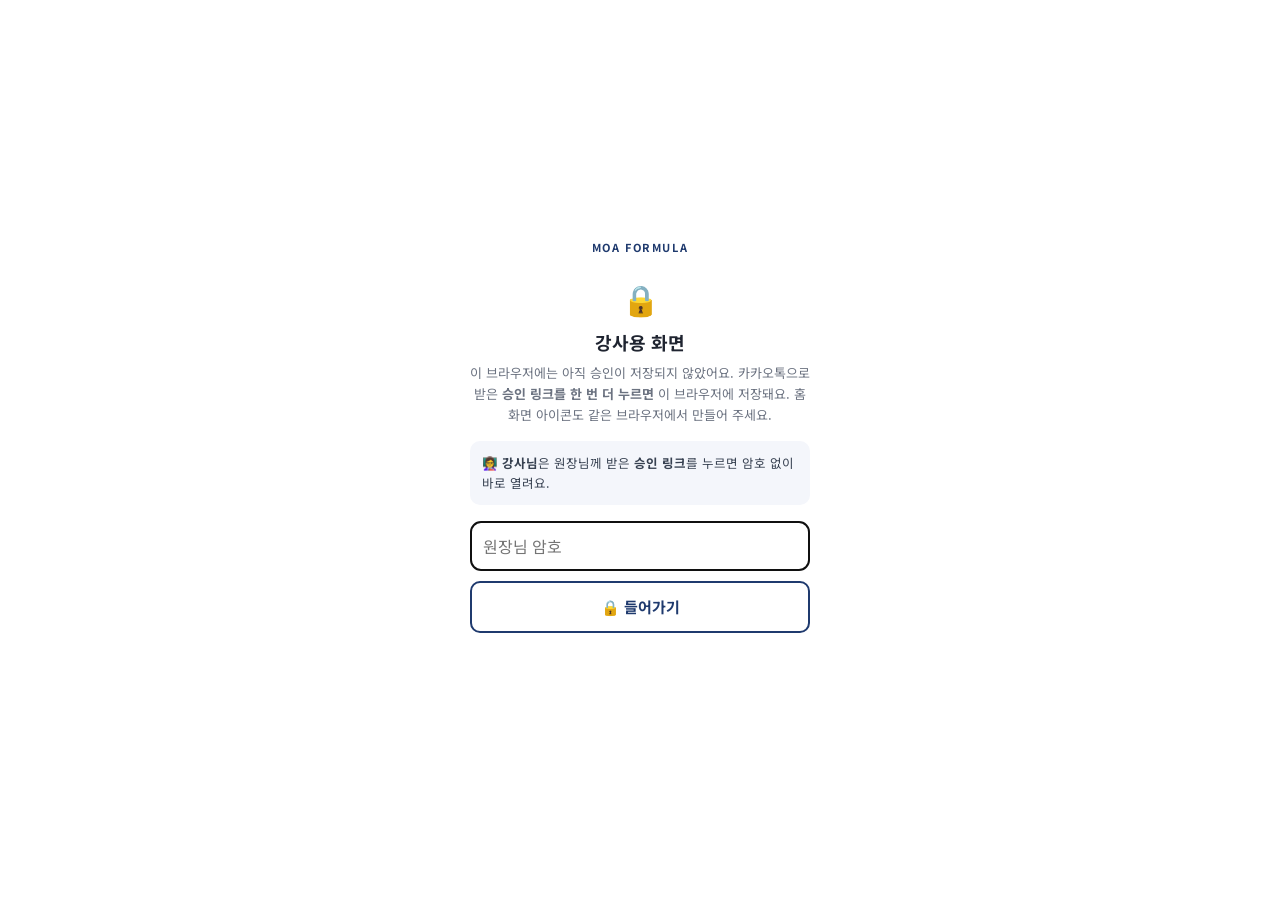
<file: attend/index.html>
<!doctype html>
<html lang="ko">
<head>
<title>참여 집계 · MOA FORMULA</title>
<meta charset="utf-8">
<meta name="viewport" content="width=device-width,initial-scale=1,viewport-fit=cover">
<meta name="robots" content="noindex">
<link rel="stylesheet" href="https://fonts.googleapis.com/css2?family=Noto+Sans+KR:wght@400;500;700&display=swap">
<link rel="stylesheet" href="/tokens.css">
<style>
/* Layout: 한 열(폰 우선). 상단 반·회차 선택 → 이름 목록(탭하면 점수 버튼) → 집계 보기. 색은 tokens.css 변수만 사용 */
*{box-sizing:border-box}
[hidden]{display:none!important}
body{margin:0;background:var(--c-bg);color:var(--c-text,#141A2E);font-family:var(--font-sans);font-size:15px;line-height:1.6;
  padding:16px max(16px,env(safe-area-inset-right,0px)) 48px max(16px,env(safe-area-inset-left,0px))}
.wrap{max-width:720px;margin:0 auto;display:flex;flex-direction:column;gap:14px}
.logo{font-weight:900;letter-spacing:.06em;font-size:13px;color:var(--c-brand)}
h1{font-size:22px;margin:2px 0 0;color:var(--c-brand)}
.sync{font-size:12px;font-weight:700;color:var(--c-accent-ink,#3D4500);margin:6px 0 0}.sync.bad{color:#B42318}
.note{font-size:13px;color:var(--c-text-sub,#566077);margin:0}
.card{border:1px solid var(--c-line,#D9DEE8);border-radius:12px;padding:14px;background:var(--c-surface);display:flex;flex-direction:column;gap:10px}
.row{display:flex;gap:8px;flex-wrap:wrap;align-items:center}
select,input[type=text],textarea{font:inherit;min-height:44px;border:1px solid var(--c-line,#D9DEE8);border-radius:8px;padding:8px 10px;background:var(--c-bg);color:inherit}
textarea{width:100%;min-height:96px}
button{font:inherit;cursor:pointer;min-height:44px}
.btn{border:1.5px solid var(--c-brand);background:transparent;color:var(--c-brand);border-radius:8px;padding:8px 14px}
.btn.fill{background:var(--c-brand);color:#fff}
.tabs{display:flex;gap:6px;flex-wrap:wrap}
.tab{border:1px solid var(--c-line,#D9DEE8);background:var(--c-bg);border-radius:999px;padding:6px 14px;min-height:40px}
.tab[aria-pressed="true"]{background:var(--c-brand);color:#fff;border-color:var(--c-brand);font-weight:700}
.st{border:1px solid var(--c-line,#D9DEE8);border-radius:10px;overflow:hidden}
.st>summary{display:flex;align-items:center;gap:10px;padding:10px 12px;min-height:48px;cursor:pointer;list-style:none}
.st>summary::-webkit-details-marker{display:none}
.st .nm{font-weight:700;flex:1}
.st .pt{background:var(--c-accent);color:var(--c-accent-ink);border-radius:999px;padding:2px 12px;font-weight:700;min-width:44px;text-align:center}
.st .ss{font-size:12px;color:var(--c-text-sub,#566077)}
.acts{display:grid;grid-template-columns:repeat(auto-fit,minmax(104px,1fr));gap:6px;padding:0 12px 12px}
.acts button{border:1px solid var(--c-brand);background:var(--c-bg);color:var(--c-brand);border-radius:8px;padding:6px 8px;line-height:1.3}
.acts button b{display:block;font-size:12px;color:var(--c-text-sub,#566077);font-weight:500}
.acts .undo{border-style:dashed}
table{width:100%;border-collapse:collapse;font-size:14px}
th,td{border-bottom:1px solid var(--c-line,#D9DEE8);padding:8px 4px;text-align:center}
th:nth-child(2),td:nth-child(2){text-align:left}
tr.top td{background:var(--c-accent-soft);font-weight:700}
.legend{display:flex;flex-wrap:wrap;gap:6px 14px;font-size:13px;color:var(--c-text-sub,#566077)}
.toast{position:fixed;left:50%;bottom:calc(20px + env(safe-area-inset-bottom,0px));transform:translateX(-50%);background:var(--c-brand);color:#fff;padding:9px 18px;border-radius:999px;font-size:14px;opacity:0;pointer-events:none;transition:opacity .2s}
.toast.show{opacity:1}
@media(prefers-reduced-motion:reduce){.toast{transition:none}}
.warn{border-left:4px solid var(--c-accent);background:var(--c-accent-soft);color:var(--c-accent-ink);padding:10px 12px;border-radius:6px;font-size:13px}
</style>
</head>
<body>
<div class="wrap">
  <header><div class="logo">MOA FORMULA</div><h1>참여 집계</h1>
    <p class="note">수업 중 적극적으로 참여한 학생에게 점수를 쌓고, 4주 뒤 시상 후보를 확인합니다. 이 화면은 강사 전용입니다.</p>
    <p class="sync" id="sync">서버 연결 확인 중…</p></header>

  <section class="card" aria-label="반과 회차">
    <div class="row"><select id="cls" aria-label="반 선택"></select><button class="btn" id="newCls" type="button">반 추가</button><button class="btn" id="renCls" type="button">이름 바꾸기</button><button class="btn" id="delClsTop" type="button">반 삭제</button></div>
    <div class="tabs" id="sess" role="group" aria-label="회차"></div>
    <div class="row"><button class="btn fill" id="vList" type="button">점수 올리기</button><button class="btn" id="vSum" type="button">집계 보기</button><button class="btn" id="vSet" type="button">명단·백업</button></div>
  </section>

  <section id="pList" class="card">
    <div class="legend" id="legend"></div>
    <div id="students" style="display:flex;flex-direction:column;gap:8px"></div>
    <p class="note" id="emptyNote" hidden>아직 명단이 없습니다. [명단·백업]에서 학생 이름을 먼저 넣어 주세요.</p>
  </section>

  <section id="pSum" class="card" hidden>
    <h2 style="margin:0;font-size:17px">전체 집계 · <span id="sumName"></span></h2>
    <table><thead><tr><th>순위</th><th>이름</th><th>1</th><th>2</th><th>3</th><th>4</th><th>합계</th></tr></thead><tbody id="sumBody"></tbody></table>
    <p class="note">굵은 배경은 시상 후보(상위 3명, 동점이면 함께 표시)입니다. 점수가 없는 학생은 순위에 넣지 않습니다.</p>
    <div class="row"><button class="btn" id="csv" type="button">표 파일(CSV)로 받기</button></div>
  </section>

  <section id="pSet" class="card" hidden>
    <h2 style="margin:0;font-size:17px">명단</h2>
    <p class="note">한 줄에 한 명씩 이름만 적어 주세요. 이미 있는 이름은 건너뜁니다.</p>
    <textarea id="names" placeholder="김가나&#10;이다라" aria-label="학생 이름"></textarea>
    <div class="row"><button class="btn fill" id="addNames" type="button">명단에 추가</button><button class="btn" id="delStu" type="button">학생 지우기</button></div>
    <h2 style="margin:8px 0 0;font-size:17px">백업</h2>
    <div class="warn">점수와 명단은 <b>이 기기와 운영보드 서버에 함께</b> 저장됩니다. 서버 저장분은 <b>마지막 저장 후 30일이 지나면 자동 삭제</b>됩니다. 그래도 <b>회차가 끝날 때마다 [백업 받기]</b>로 파일을 보관해 주세요.</div>
    <div class="row"><button class="btn fill" id="bak" type="button">백업 받기</button><button class="btn" id="rest" type="button">백업 불러오기</button><input type="file" id="file" accept="application/json,.json" hidden></div>
    <p class="note">학생 이름만 저장하며, 연락처·학번 등 다른 개인정보는 넣지 않습니다. 시상이 끝나면 [이 반 지우기]로 삭제해 주세요. 서버에서도 함께 지워집니다.</p>
    <div class="row"><button class="btn" id="delCls" type="button">이 반 지우기</button></div>
  </section>
</div>
<div class="toast" id="toast" role="status"></div>
<script src="/staff-guard.js" data-mode="always" data-color="#1F3A6E" data-check="https://resume-feedback-app-phi.vercel.app/api/staff-check"></script>
<script>
function moaUse(s){try{var k=String(s),t=Date.now(),m=window.__moaUse||(window.__moaUse={});if(m[k]&&t-m[k]<600000)return;m[k]=t;var u='https://jinromoa-board.vercel.app/api/usage',b=JSON.stringify({a:'hub',s:k});if(navigator.sendBeacon)navigator.sendBeacon(u,b);else fetch(u,{method:'POST',body:b,keepalive:true,mode:'no-cors'})}catch(e){}}
moaUse('attend');
const KEY='moa-attend-v1';
const ACT=[['pre','발표',3],['qa','질문·답변',2],['fb','피드백 주기',2],['help','짝 도움',1],['hw','과제 제출',2]];
const PT=Object.fromEntries(ACT.map(a=>[a[0],a[2]]));
let mem=null,okStore=true;
function load(){try{const r=localStorage.getItem(KEY);return r?JSON.parse(r):null}catch(e){okStore=false;return mem}}
function save(){D.ts=Date.now();try{localStorage.setItem(KEY,JSON.stringify(D));okStore=true}catch(e){okStore=false;mem=D}push()}
/* 서버 저장 (2026-10-26): 운영보드 서버에 함께 저장 — 마지막 저장 후 30일 뒤 자동 삭제. 더 최근 것이 이김 */
const API='https://jinromoa-board.vercel.app/api/attend';
function hdr(){const h={'content-type':'text/plain'};try{const p=localStorage.getItem('moa_staff_pin'),k=localStorage.getItem('moa_staff_key');if(p)h['x-staff-pin']=p;if(k)h['x-staff-key']=k}catch(e){}return h}
function post(b){return fetch(API,{method:'POST',headers:hdr(),body:JSON.stringify(b)}).then(r=>{if(!r.ok)throw new Error(r.status);return r.json()})}
let pt,synced=false;
function stat(t,bad){const e=document.getElementById('sync');if(e){e.textContent=t;e.className='sync'+(bad?' bad':'')}}
function push(){if(!synced)return;stat('서버에 저장 중…');clearTimeout(pt);pt=setTimeout(()=>post({op:'put',data:D,ts:D.ts}).then(()=>stat('서버에 저장됨 · '+new Date().toLocaleTimeString('ko-KR',{hour:'2-digit',minute:'2-digit'})),()=>stat('서버 저장 실패 · 이 기기에는 저장됨',1)),500)}
function pull(){post({op:'get'}).then(r=>{synced=true;if(r.data&&(r.ts||0)>(D.ts||0)){D=r.data;if(!D.classes[D.cur])D.cur=Object.keys(D.classes)[0];try{localStorage.setItem(KEY,JSON.stringify(D))}catch(e){}render();stat('서버 내용을 불러왔어요')}else{stat('서버와 연결됨');if(D.ts||C().st.length)push()}}).catch(()=>stat('서버에 연결되지 않았어요 · 이 기기에만 저장 중',1))}
let D=load()||{cur:'c1',classes:{c1:{name:'구미대 물리치료과',st:[],log:[]}}};
if(!D.classes[D.cur])D.cur=Object.keys(D.classes)[0];
let sess=1,view='list';
const $=id=>document.getElementById(id);
const C=()=>D.classes[D.cur];
let tt;function toast(m){const t=$('toast');t.textContent=m;t.classList.add('show');clearTimeout(tt);tt=setTimeout(()=>t.classList.remove('show'),1800)}
function uid(){return 's'+Date.now().toString(36)+Math.random().toString(36).slice(2,5)}
function score(sid,s){return C().log.filter(l=>l.sid===sid&&(s==null||l.s===s)).reduce((a,l)=>a+PT[l.t],0)}
function head(){
  $('cls').innerHTML='';Object.entries(D.classes).forEach(([k,v])=>{const o=document.createElement('option');o.value=k;o.textContent=v.name;if(k===D.cur)o.selected=true;$('cls').appendChild(o)});
  const h=$('sess');h.innerHTML='';[1,2,3,4].forEach(n=>{const b=document.createElement('button');b.type='button';b.className='tab';b.textContent=n+'회차';b.setAttribute('aria-pressed',String(sess===n));b.addEventListener('click',()=>{sess=n;render()});h.appendChild(b)});
  $('legend').innerHTML=ACT.map(a=>a[1]+' +'+a[2]).join(' · ');
}
function renderList(){
  const host=$('students');const open=new Set([...document.querySelectorAll('.st[open]')].map(d=>d.dataset.id));host.innerHTML='';const st=C().st;$('emptyNote').hidden=st.length>0;
  st.forEach(s=>{
    const d=document.createElement('details');d.className='st';d.dataset.id=s.id;if(open.has(s.id))d.open=true;
    const sum=document.createElement('summary');
    sum.innerHTML='<span class="nm"></span><span class="ss"></span><span class="pt"></span>';
    sum.querySelector('.nm').textContent=s.name;sum.querySelector('.ss').textContent=sess+'회차 '+score(s.id,sess)+'점';sum.querySelector('.pt').textContent=score(s.id);
    d.appendChild(sum);
    const a=document.createElement('div');a.className='acts';
    ACT.forEach(x=>{const b=document.createElement('button');b.type='button';b.innerHTML=x[1]+'<b>+'+x[2]+'</b>';b.addEventListener('click',()=>{C().log.push({sid:s.id,s:sess,t:x[0],at:Date.now()});save();toast(s.name+' · '+x[1]+' +'+x[2]);renderList()});a.appendChild(b)});
    const u=document.createElement('button');u.type='button';u.className='undo';u.innerHTML='되돌리기<b>마지막 1개</b>';u.addEventListener('click',()=>{const L=C().log;for(let i=L.length-1;i>=0;i--)if(L[i].sid===s.id){const r=L.splice(i,1)[0];save();toast('취소: '+s.name+' · '+ACT.find(z=>z[0]===r.t)[1]);renderList();return}toast('되돌릴 기록이 없어요')});a.appendChild(u);
    d.appendChild(a);host.appendChild(d)});
}
function ranking(){
  const rows=C().st.map(s=>({s,by:[1,2,3,4].map(n=>score(s.id,n)),tot:score(s.id)})).sort((a,b)=>b.tot-a.tot||a.s.name.localeCompare(b.s.name,'ko'));
  let r=0,prev=null;rows.forEach((x,i)=>{if(x.tot!==prev){r=i+1;prev=x.tot}x.rank=x.tot>0?r:null});return rows;
}
function renderSum(){
  $('sumName').textContent=C().name;const b=$('sumBody');b.innerHTML='';
  ranking().forEach(x=>{const tr=document.createElement('tr');if(x.rank&&x.rank<=3)tr.className='top';
    [x.rank||'-',x.s.name,...x.by,x.tot].forEach(v=>{const td=document.createElement('td');td.textContent=v;tr.appendChild(td)});b.appendChild(tr)});
}
function render(){head();$('pList').hidden=view!=='list';$('pSum').hidden=view!=='sum';$('pSet').hidden=view!=='set';
  $('vList').className='btn'+(view==='list'?' fill':'');$('vSum').className='btn'+(view==='sum'?' fill':'');$('vSet').className='btn'+(view==='set'?' fill':'');
  if(view==='list')renderList();if(view==='sum')renderSum()}
function dl(name,text,type){const a=document.createElement('a');a.href=URL.createObjectURL(new Blob([text],{type}));a.download=name;document.body.appendChild(a);a.click();setTimeout(()=>{URL.revokeObjectURL(a.href);a.remove()},500)}
$('cls').addEventListener('change',e=>{D.cur=e.target.value;save();render()});
$('newCls').addEventListener('click',()=>{const n=(prompt('새 반 이름')||'').trim();if(!n)return;const id='c'+Date.now().toString(36);D.classes[id]={name:n,st:[],log:[]};D.cur=id;save();render()});
$('renCls').addEventListener('click',()=>{const n=(prompt('반 이름',C().name)||'').trim();if(!n)return;C().name=n;save();render()});
$('vList').addEventListener('click',()=>{view='list';render()});$('vSum').addEventListener('click',()=>{view='sum';render()});$('vSet').addEventListener('click',()=>{view='set';render()});
$('addNames').addEventListener('click',()=>{const have=new Set(C().st.map(s=>s.name));let n=0;$('names').value.split(/\n/).map(x=>x.trim()).filter(Boolean).forEach(x=>{if(!have.has(x)){C().st.push({id:uid(),name:x});have.add(x);n++}});$('names').value='';save();toast(n+'명 추가했어요');render()});
$('delStu').addEventListener('click',()=>{const n=(prompt('지울 학생 이름(기록도 함께 삭제)')||'').trim();const s=C().st.find(x=>x.name===n);if(!s){toast('이름을 찾을 수 없어요');return}C().st=C().st.filter(x=>x!==s);C().log=C().log.filter(l=>l.sid!==s.id);save();toast(n+' 삭제');render()});
$('bak').addEventListener('click',()=>{dl('참여집계_백업_'+new Date().toISOString().slice(0,10)+'.json',JSON.stringify(D),'application/json');toast('백업 파일을 받았어요')});
$('rest').addEventListener('click',()=>$('file').click());
$('file').addEventListener('change',e=>{const f=e.target.files[0];if(!f)return;const r=new FileReader();r.onload=()=>{try{const x=JSON.parse(r.result);if(!x.classes)throw 0;if(!confirm('지금 저장된 내용을 백업 파일 내용으로 바꿀까요?'))return;D=x;if(!D.classes[D.cur])D.cur=Object.keys(D.classes)[0];save();toast('불러왔어요');render()}catch(_){toast('백업 파일이 아니에요')}};r.readAsText(f);e.target.value=''});
$('delCls').addEventListener('click',()=>{if(!confirm('"'+C().name+'" 반의 명단과 점수를 모두 지울까요? 되돌릴 수 없어요.'))return;delete D.classes[D.cur];if(!Object.keys(D.classes).length){D.classes.c1={name:'새 반',st:[],log:[]};post({op:'del'}).catch(()=>{})}D.cur=Object.keys(D.classes)[0];save();render()});
$('delClsTop').addEventListener('click',()=>$('delCls').click());
$('csv').addEventListener('click',()=>{const L=['순위,이름,1회차,2회차,3회차,4회차,합계'];ranking().forEach(x=>L.push([x.rank||'',x.s.name,...x.by,x.tot].join(',')));dl('참여집계_'+C().name+'.csv','﻿'+L.join('\n'),'text/csv')});
render();setTimeout(pull,300);if(!okStore)toast('이 브라우저에서는 저장이 안 될 수 있어요. 백업을 꼭 받아 주세요');
</script>
</body>
</html>
</file>
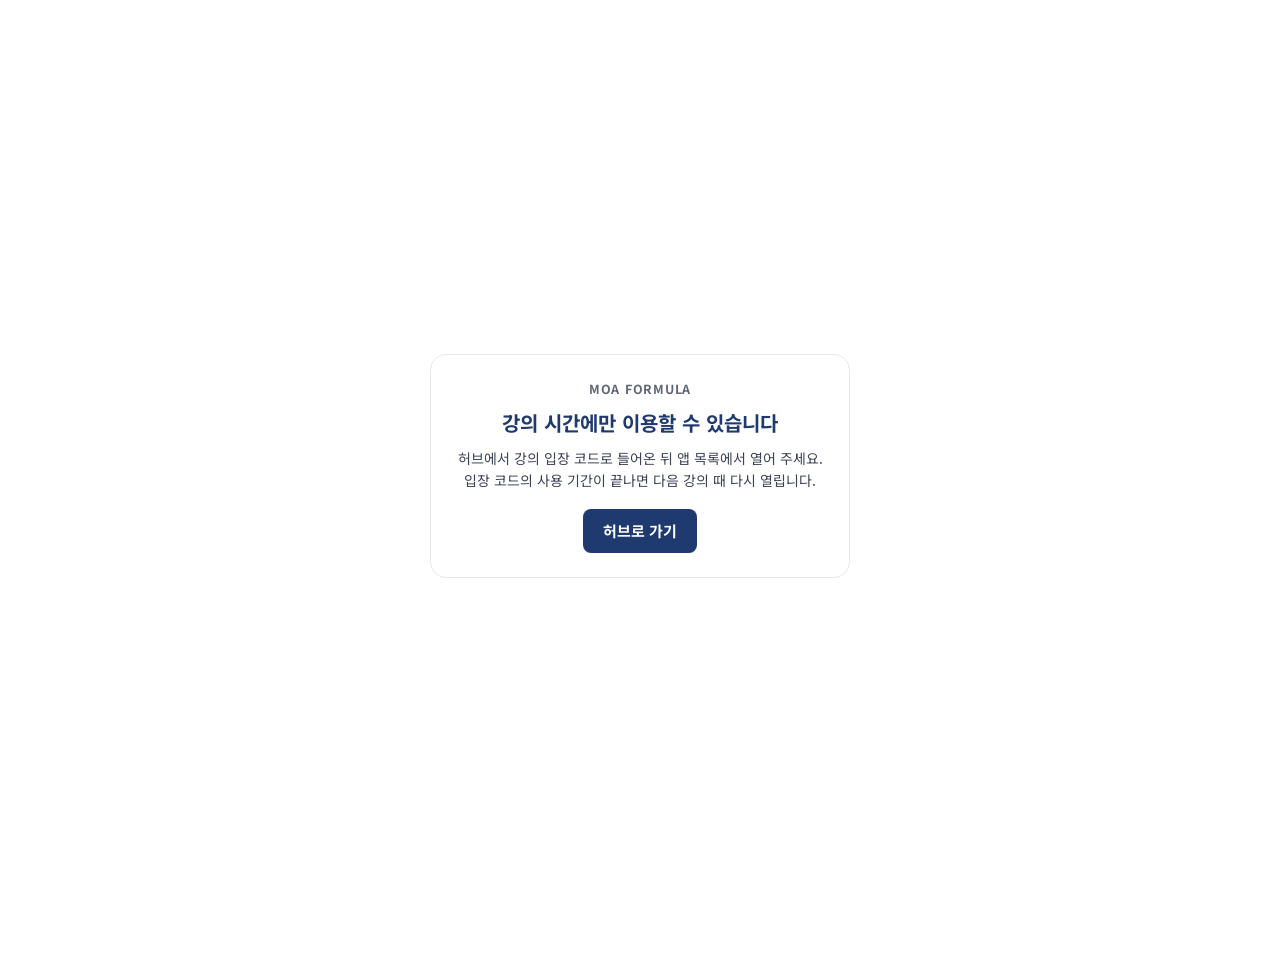
<file: intro/index.html>
<!doctype html>
<html lang="ko">
<head>
<title>자기소개 조립기</title>
<meta charset="utf-8">
<script src="/class-gate.js"></script>
<meta name="viewport" content="width=device-width,initial-scale=1,viewport-fit=cover">
<meta name="robots" content="noindex">
<link rel="preconnect" href="https://fonts.googleapis.com">
<link rel="stylesheet" href="https://fonts.googleapis.com/css2?family=Noto+Sans+KR:wght@400;500;700&display=swap">
<style>
/* Layout: 입력(4칸) 위, 완성 프롬프트 아래 한 열. 넓은 화면에서는 좌우.
   Color: 코랄(제안서 생성기와 같은 대표색) */
:root{--bg:#FFFFFF;--surface:#FFF4EE;--fg:#2A1F1A;--sub:#6E5A4E;--line:#F0D8CC;--accent:#D9572B;--accent-ink:#FFFFFF;--ok:#2F7D4F;--warn:#B3541E;
  --font:'Noto Sans KR','Malgun Gothic','맑은 고딕',system-ui,sans-serif}
@media (prefers-color-scheme: dark){:root:not([data-theme="light"]){--bg:#1E1814;--surface:#2A211B;--fg:#F3E8DE;--sub:#B9A798;--line:#3E3128;--accent:#F08A63;--accent-ink:#10162A;--ok:#7CC49A;--warn:#E8A06A;--hub:#A9BCE3;color-scheme:dark}}
*{box-sizing:border-box}
[hidden]{display:none!important}
body{margin:0;background:var(--bg);color:var(--fg);font-family:var(--font);font-size:15px;line-height:1.6;
  padding-left:max(16px,env(safe-area-inset-left,0px));padding-right:max(16px,env(safe-area-inset-right,0px));padding-block:16px 40px}
.wrap{max-width:1000px;margin:0 auto;display:flex;flex-direction:column;gap:16px}
header{display:flex;align-items:flex-start;justify-content:space-between;gap:12px;padding-bottom:12px;border-bottom:1px solid var(--line)}
.home{flex:none;font-size:13px;color:var(--hub,#1F3A6E);text-decoration:none;border:1px solid var(--hub,#1F3A6E);border-radius:999px;padding:6px 12px;white-space:nowrap}
header .org{font-size:12.5px;color:var(--sub);letter-spacing:.06em;font-weight:700}
h1{font-size:22px;margin:2px 0 0}
.grid{display:grid;grid-template-columns:1fr;gap:16px}
@media(min-width:860px){.grid{grid-template-columns:1.05fr .95fr;align-items:start}.out{position:sticky;top:12px}}
.card{background:var(--surface);border:1px solid var(--line);border-radius:12px;padding:16px;display:flex;flex-direction:column;gap:10px}
h2{font-size:16px;margin:0;display:flex;align-items:center;gap:8px}
.n{background:var(--accent);color:var(--accent-ink);width:24px;height:24px;border-radius:50%;display:inline-flex;align-items:center;justify-content:center;font-size:13px;flex:none}
.note{font-size:13px;color:var(--sub);margin:0}
.field{display:flex;flex-direction:column;gap:4px}
.field label{font-weight:700}
.hint{font-size:13px;color:var(--sub)}
textarea,input[type=text]{width:100%;font:inherit;color:var(--fg);background:var(--bg);border:1px solid var(--line);border-radius:8px;padding:10px 12px;min-height:44px}
textarea{min-height:72px;resize:vertical}
textarea:focus,input:focus,button:focus-visible,a:focus-visible{outline:2px solid var(--accent);outline-offset:2px}
.chips{display:flex;flex-wrap:wrap;gap:6px}
.chip,.btn,.modes button{font:inherit;border:1px solid var(--accent);background:transparent;color:var(--accent);border-radius:999px;padding:6px 12px;min-height:40px;cursor:pointer}
.btn{border-radius:8px;padding:8px 14px}
.chip[aria-pressed="true"],.btn.fill,.modes .on{background:var(--accent);color:var(--accent-ink);font-weight:700}
.modes{display:flex;gap:8px;flex-wrap:wrap}
.row{display:flex;gap:8px;flex-wrap:wrap;align-items:center}
.dice{display:flex;flex-direction:column;gap:8px}
.dice b{font-size:13.5px}
.status{font-size:13px;color:var(--sub);margin:0}.status.ok{color:var(--ok)}.status.warn{color:var(--warn)}
#out{min-height:300px;font-size:13.5px;line-height:1.65;background:var(--bg)}
.tools{display:grid;grid-template-columns:1fr 1fr;gap:8px}
@media(max-width:420px){.tools{grid-template-columns:1fr}}
.toast{position:fixed;left:50%;bottom:calc(20px + env(safe-area-inset-bottom,0px));transform:translateX(-50%);background:var(--fg);color:var(--bg);padding:9px 18px;border-radius:999px;font-size:14px;opacity:0;pointer-events:none;transition:opacity .2s}
.toast.show{opacity:1}
@media(prefers-reduced-motion:reduce){.toast{transition:none}}
</style>
</head>
<body>
<div class="wrap">
  <header>
    <div><div class="org">MOA FORMULA · 진로모아커리어센터</div><h1>자기소개 조립기</h1>
      <p class="note" style="margin-top:4px">노트의 「내 자기소개 4칸 메모」를 옮겨 적으면, AI에 붙여 넣을 프롬프트가 만들어집니다. 1분(300자 안팎) 자기소개 한 문단용입니다.</p>
      <span id="deptBadge" style="display:none;margin-top:6px;display:inline-flex;align-items:center;gap:5px;font-size:12.5px;font-weight:700;color:var(--accent);border:1px solid var(--accent);border-radius:999px;padding:3px 10px;width:fit-content"></span></div>
    <a class="home" href="/">허브</a>
  </header>

  <div class="grid">
    <div style="display:flex;flex-direction:column;gap:14px;min-width:0">
      <section class="card">
        <h2><span class="n">1</span>어떻게 시작할까요?</h2>
        <div class="modes" role="group" aria-label="방식"><button type="button" id="m-memo" class="on">메모를 적어서 조립</button><button type="button" id="m-ask">AI가 질문하게 하기</button></div>
        <p class="note" id="mode-note"></p>
      </section>

      <section class="card" id="memo-card">
        <h2><span class="n">2</span>4칸 메모 옮겨 적기</h2>
        <div class="field"><label for="f1">① 나를 한 단어로</label><span class="hint">남들이 나를 자주 부르는 말이면 더 좋아요</span><input type="text" id="f1" placeholder="예) 꼼꼼한 사람, 먼저 인사하는 사람"></div>
        <div class="field"><label for="f2">② 증거 장면</label><span class="hint">과목명 · 활동명 · 일한 곳 이름을 그대로 (아르바이트, 동아리, 실습, 프로젝트 모두 가능)</span><textarea id="f2" placeholder="언제, 어디서, 내가 한 행동 한두 가지"></textarea></div>
        <div class="field"><label for="f3">③ 직무 연결</label><span class="hint">그 모습이 내가 지원하는 일에서 어떻게 쓰일까요? 아래에서 지원 분야를 눌러 보세요</span>
          <div class="chips" id="jobs" role="group" aria-label="지원 분야"></div>
          <textarea id="f3" placeholder="예) 자료를 빠짐없이 챙기는 꼼꼼함"></textarea></div>
        <div class="field"><label for="f4">④ 마무리 한마디</label><span class="hint">짧고 담백하게</span><input type="text" id="f4" placeholder="예) 맡은 일을 끝까지 해내겠습니다."></div>
        <div class="row"><button class="btn" type="button" id="ex">예시로 채워 보기</button><button class="btn" type="button" id="clr">모두 지우기</button></div>
        <p class="note">예시는 연습용 문장입니다. 내 경험으로 꼭 바꿔 적어 주세요.</p>
      </section>

      <section class="card">
        <h2><span class="n">3</span>내 소개만의 개성 고르기</h2>
        <div class="dice">
          <div><b>첫 문장</b><div class="chips" id="g-start"></div></div>
          <div><b>말투</b><div class="chips" id="g-tone"></div></div>
        </div>
        <div class="row"><button class="btn fill" type="button" id="roll">뽑기</button></div>
      </section>
    </div>

    <aside class="out" style="display:flex;flex-direction:column;gap:14px;min-width:0">
      <section class="card">
        <h2><span class="n">4</span>완성된 프롬프트</h2>
        <p class="status" id="status"></p>
        <textarea id="out" readonly aria-label="완성된 프롬프트"></textarea>
        <div class="row"><button class="btn fill" type="button" id="copy">프롬프트 복사</button><span class="note">복사 후 ChatGPT · Gemini · Claude · 클로바 어디든 붙여넣기</span></div>
      </section>
      <section class="card">
        <h2><span class="n">5</span>초안이 나온 뒤</h2>
        <p class="note">AI는 편집자, 글쓴이는 나예요. 초안을 내 말투로 고친 다음 소리 내어 한 번 읽어 보세요. 1분에 읽히면 알맞은 분량입니다. 모자라거나 넘칠 때만 아래를 씁니다.</p>
        <div class="tools"><button class="btn" type="button" data-tool="up">조금 늘리기 요청 복사</button><button class="btn" type="button" data-tool="down">조금 줄이기 요청 복사</button></div>
      </section>
      <section class="card">
        <h2>앱이 안 될 때</h2>
        <p class="note">노트 「내 자기소개 4칸 메모」 쪽에 같은 순서로 손으로 쓰고, 마지막 칸에 이어서 한 문단으로 정리해도 됩니다.</p>
      </section>
    </aside>
  </div>
</div>
<div class="toast" id="toast" role="status"></div>

<script>
function moaUse(s){try{var k=String(s),t=Date.now(),m=window.__moaUse||(window.__moaUse={});if(m[k]&&t-m[k]<600000)return;m[k]=t;var u='https://jinromoa-board.vercel.app/api/usage',b=JSON.stringify({a:'hub',s:k});if(navigator.sendBeacon)navigator.sendBeacon(u,b);else fetch(u,{method:'POST',body:b,keepalive:true,mode:'no-cors'})}catch(e){}}
moaUse('intro');
const START=[
 ['이름과 한 단어로','첫 문장을 "안녕하세요, ○○○입니다."에 이어 나를 한 단어로 소개하는 말로 시작해 줘. 이름이 메모에 없으면 이름 자리는 비워 두지 말고 "저는"으로 시작해 줘.'],
 ['장면으로','첫 문장을 메모의 증거 장면(장소·행동)으로 시작해 줘.'],
 ['들었던 말로','첫 문장을 남들이 나를 부르는 말로 시작해 줘.'],
 ['질문으로','첫 문장을 듣는 사람에게 던지는 짧은 질문으로 시작해 줘.']];
const TONE=[
 ['또박또박 담백','짧은 문장 위주로 또박또박 담백하게 써 줘.'],
 ['따뜻하게','사람을 향한 마음이 느껴지는 부드러운 어투로 써 줘.'],
 ['자신감 있게','확신 있는 어투로, 행동과 결과가 분명하게 드러나게 써 줘.']];
const DEPT_JOBS={
  '세무회계':  [['전표 입력','장부를 꼼꼼히 정리하는 꼼꼼함'],['부가가치세 신고','정확성을 먼저 챙기는 세심함'],['재무 보조','숫자를 꼼꼼히 확인하는 성실함'],['고객 응대','정보를 쉽게 전달하는 커뮤니케이션'],['경리 보조','기한을 지키며 처리하는 책임감']],
  '물리치료':  [['관절 가동 범위 측정','환자 상태를 세심하게 살피는 관찰력'],['치료 보조','환자와 동료를 먼저 살피는 마음'],['재활 운동 지도','한 사람 한 사람을 돌보는 꼼꼼함'],['의무 기록','정확하게 기록하는 꼼꼼함'],['병동 보조','팀과 호흡을 맞추는 협동심']],
  '간호':      [['활력징후 측정','환자를 세심하게 살피는 관찰력'],['투약 보조','안전을 먼저 챙기는 꼼꼼함'],['병동 보조 간호','빠르게 판단하는 순발력'],['환자 응대','환자와 보호자를 먼저 배려하는 마음'],['기록 정리','정확하게 기록하는 성실함']],
  '사회복지':  [['상담 보조','상대방 이야기를 끝까지 듣는 경청 능력'],['사례 관리','꼼꼼하게 챙기는 꼼꼼함'],['프로그램 보조','팀과 함께 움직이는 협력'],['자원봉사 조율','여러 사람을 하나로 모으는 조율 능력'],['행정 보조','정확하게 처리하는 성실함']],
  '조리·제과': [['조리 보조','위생을 먼저 챙기는 꼼꼼함'],['메뉴 준비','정해진 순서를 지키며 해내는 성실함'],['제과·제빵','디테일을 살리는 세심함'],['식재료 관리','재고를 꼼꼼히 확인하는 꼼꼼함'],['서빙·홀 보조','손님을 먼저 살피는 서비스 마인드']],
  '컴퓨터·IT': [['코딩 보조','문제를 논리적으로 푸는 분석력'],['데이터 입력·정리','정확하게 처리하는 꼼꼼함'],['PC 유지보수','원인을 끝까지 찾아내는 집요함'],['웹 콘텐츠 관리','사용자 입장에서 생각하는 UX 감각'],['사무 자동화','반복 업무를 효율적으로 개선하는 아이디어']],
  '경영·경제': [['시장 조사 보조','데이터를 꼼꼼히 분석하는 꼼꼼함'],['보고서 작성','핵심을 정리해 전달하는 커뮤니케이션'],['고객 응대','상대방 니즈를 먼저 파악하는 공감 능력'],['사무 보조','꼼꼼히 처리하는 성실함'],['기획 보조','큰 그림을 먼저 그리는 기획력']],
  '호텔·관광': [['프런트 보조','처음 만난 사람과도 편하게 대화하는 친화력'],['객실 관리','세부 사항을 놓치지 않는 꼼꼼함'],['관광 안내','정보를 쉽게 전달하는 커뮤니케이션'],['행사 운영 보조','여러 일을 동시에 처리하는 멀티태스킹'],['서비스 응대','고객을 먼저 배려하는 서비스 마인드']],
  '현장실무직': [['카페·음료 제조','정해진 순서를 꼼꼼하게 지키는 성실함'],['편의점 운영 보조','빠짐없이 확인하는 꼼꼼함'],['요식업 보조','위생을 먼저 챙기는 책임감'],['의류 판매 보조','손님을 먼저 살피는 서비스 마인드'],['작업장 보조','정해진 일을 끝까지 해내는 꾸준함']]
};
const DEPT_DEFAULTS=[['사무·행정','자료를 빠짐없이 챙기는 꼼꼼함'],['영업·서비스','처음 만난 사람과도 먼저 말을 거는 편'],['생산·현장','정해진 순서를 지키며 끝까지 해내는 성실함'],['보건·의료','환자와 동료를 먼저 살피는 마음'],['아직 정하지 않음','']];
// URL ?dept= 파라미터로 학과 직무 목록 결정 (허브에서 넘김, 2026-11-11)
var urlDept=(new URLSearchParams(location.search)).get('dept')||'';
const JOBS=(urlDept && DEPT_JOBS[urlDept]) ? DEPT_JOBS[urlDept].concat([['아직 정하지 않음','']]) : DEPT_DEFAULTS;
const BAN='책임감 있는, 성실한 사람으로 자랐습니다, 열정, 끊임없이 노력, 최선을 다하겠습니다';
const sel={start:0,tone:0}, jobSel={}; let mode='memo'; let tt;
const $=id=>document.getElementById(id), val=id=>$(id).value.trim();
function chip(host,text,fn,pressed){const b=document.createElement('button');b.type='button';b.className='chip';b.textContent=text;b.setAttribute('aria-pressed',String(!!pressed));b.addEventListener('click',fn);host.appendChild(b);return b}
function drawPicks(){
  ['g-start','g-tone'].forEach(h=>$(h).innerHTML='');
  START.forEach((o,i)=>chip($('g-start'),o[0],()=>{sel.start=i;drawPicks();render()},sel.start===i));
  TONE.forEach((o,i)=>chip($('g-tone'),o[0],()=>{sel.tone=i;drawPicks();render()},sel.tone===i));
}
function drawJobs(){const h=$('jobs');h.innerHTML='';
  JOBS.forEach(j=>chip(h,j[0],()=>{const was=!!jobSel[j[0]];for(const k in jobSel)jobSel[k]=false;jobSel[j[0]]=!was;
    if(!was&&j[1]&&!val('f3')){$('f3').value=j[1]}drawJobs();render()},jobSel[j[0]]))}
function build(){
  const isSimple=urlDept==='현장실무직';
  const vol=isSimple?'공백 포함 100자 안팎 (두 문장이면 충분해요)':'공백 포함 300자 안팎 (소리 내어 읽으면 약 1분)';
  const extra=isSimple?'\n7. 어려운 단어 대신 쉽고 짧은 말을 사용해 줘. 두 문장이면 충분해.':'';
  const head='너는 취업 준비생의 1분 자기소개 쓰기를 돕는 스피치 코치야.\n\n[만들 글] 면접에서 말로 하는 짧은 자기소개 한 문단\n[분량] '+vol+'\n\n[지킬 규칙]\n1. 아래 [내 메모]에 있는 사실만 사용해. 경험·수치·자격증·기관 이름을 새로 만들지 마. 정보가 부족하면 쓰기 전에 먼저 질문해 줘.\n2. 글로 읽는 문장이 아니라 말하는 문장으로, 한 문장을 짧게 써 줘.\n3. 흐름은 나를 한 단어로 → 증거 장면 → 직무 연결 → 마무리 한마디 순서로 해 줘.\n4. 다음 표현은 쓰지 마: '+BAN+'.\n5. 글자 수는 내가 센다. 글자 수를 숫자로 알려 주지 마.\n6. 설명이나 제목 없이 완성된 글만 출력해 줘.'+extra;
  if(mode==='ask')return head+'\n\n[진행 방식]\n1. 내 자기소개 재료를 모으기 위해 질문을 한 번에 하나씩, 총 4개 해 줘.\n   (나를 한 단어로 → 증거 장면 → 직무 연결 → 마무리 한마디)\n2. 내가 대답할 때마다 다음 질문으로 넘어가. 대답이 너무 짧으면 "언제, 어디서, 무엇을 했는지"를 한 번만 더 물어봐 줘.\n3. 질문을 모두 마치면 내 대답만으로 초안을 써 줘.'+style();
  const j=Object.keys(jobSel).find(k=>jobSel[k]);
  let s=head+'\n\n[내 메모]\n- 나를 한 단어로: '+(val('f1')||'(아직 비어 있음)')+'\n- 증거 장면: '+(val('f2')||'(아직 비어 있음)')+'\n- 직무 연결: '+(val('f3')||'(아직 비어 있음)')+(j&&j!=='아직 정하지 않음'?' [지원 분야: '+j+']':'')+'\n- 마무리 한마디: '+(val('f4')||'(아직 비어 있음)');
  return s+style();
}
function style(){return '\n\n[내 소개의 개성]\n- 첫 문장: '+START[sel.start][1]+'\n- 말투: '+TONE[sel.tone][1]}
function render(){
  $('out').value=build();
  $('memo-card').hidden=mode==='ask';
  $('m-memo').className=mode==='memo'?'on':'';$('m-ask').className=mode==='ask'?'on':'';
  $('mode-note').textContent=mode==='memo'?'노트에 적은 4칸을 그대로 옮겨 적으면 프롬프트가 완성됩니다.':'메모가 없어도 괜찮아요. AI가 질문을 하나씩 물어보고, 내 대답으로만 초안을 씁니다.';
  const st=$('status');
  if(mode==='ask'){st.textContent='메모 없이 바로 쓸 수 있어요. 붙여넣으면 AI가 하나씩 물어봅니다.';st.className='status ok';return}
  const n=['f1','f2','f3','f4'].filter(val).length;
  st.textContent=n===4?'4칸이 모두 들어갔어요. 복사해서 사용하세요.':'메모 '+n+'/4칸 입력됨 · 비어 있는 칸은 채운 뒤 복사해 주세요.';
  st.className='status '+(n===4?'ok':'warn');
}
function toast(m){const t=$('toast');t.textContent=m;t.classList.add('show');clearTimeout(tt);tt=setTimeout(()=>t.classList.remove('show'),1800)}
async function copyText(x){try{await navigator.clipboard.writeText(x);toast('복사했어요')}catch(e){$('out').select();toast('선택됐어요. 길게 눌러 복사하세요')}}
$('copy').addEventListener('click',()=>copyText($('out').value));
$('m-memo').addEventListener('click',()=>{mode='memo';render()});
$('m-ask').addEventListener('click',()=>{mode='ask';render()});
$('roll').addEventListener('click',()=>{sel.start=Math.floor(Math.random()*START.length);sel.tone=Math.floor(Math.random()*TONE.length);drawPicks();render();toast('뽑았어요: '+START[sel.start][0]+' · '+TONE[sel.tone][0])});
$('ex').addEventListener('click',()=>{$('f1').value='먼저 인사하는 사람';$('f2').value='카페 아르바이트 6개월 동안 단골 손님 이름과 주문을 기억해 먼저 건넸더니 사장님이 신메뉴 안내를 맡겨 주셨다.';$('f3').value='처음 만난 사람과도 먼저 말을 거는 편이라 고객 응대에 쓸 수 있다.';$('f4').value='먼저 다가가는 사람으로 일하겠습니다.';render()});
$('clr').addEventListener('click',()=>{['f1','f2','f3','f4'].forEach(i=>$(i).value='');for(const k in jobSel)jobSel[k]=false;drawJobs();render()});
const TOOLS={up:'아래 [초안]의 의미와 내 사실은 그대로 두고, 공백 포함 300자 안팎이 되도록 조금 늘려 줘. 새 경험이나 수치를 만들지 말고, 부족한 부분은 질문해 줘. 글자 수는 내가 센다.\n\n[초안]\n(여기에 초안 붙여넣기)',
 down:'아래 [초안]의 핵심 장면과 내 사실은 그대로 두고, 공백 포함 300자 안팎이 되도록 줄여 줘. 새 내용은 더하지 말고, 글자 수는 내가 센다.\n\n[초안]\n(여기에 초안 붙여넣기)'};
document.querySelectorAll('[data-tool]').forEach(b=>b.addEventListener('click',()=>copyText(TOOLS[b.dataset.tool])));
['f1','f2','f3','f4'].forEach(i=>$(i).addEventListener('input',render));
drawPicks();drawJobs();render();
// 학과 배지 표시 (dept URL 파라미터)
(function(){
  var badge = document.getElementById('deptBadge');
  if (!badge || !urlDept) return;
  badge.textContent = '📚 ' + urlDept;
  badge.style.display = 'inline-flex';
})();
</script>
</body>
</html>
</file>
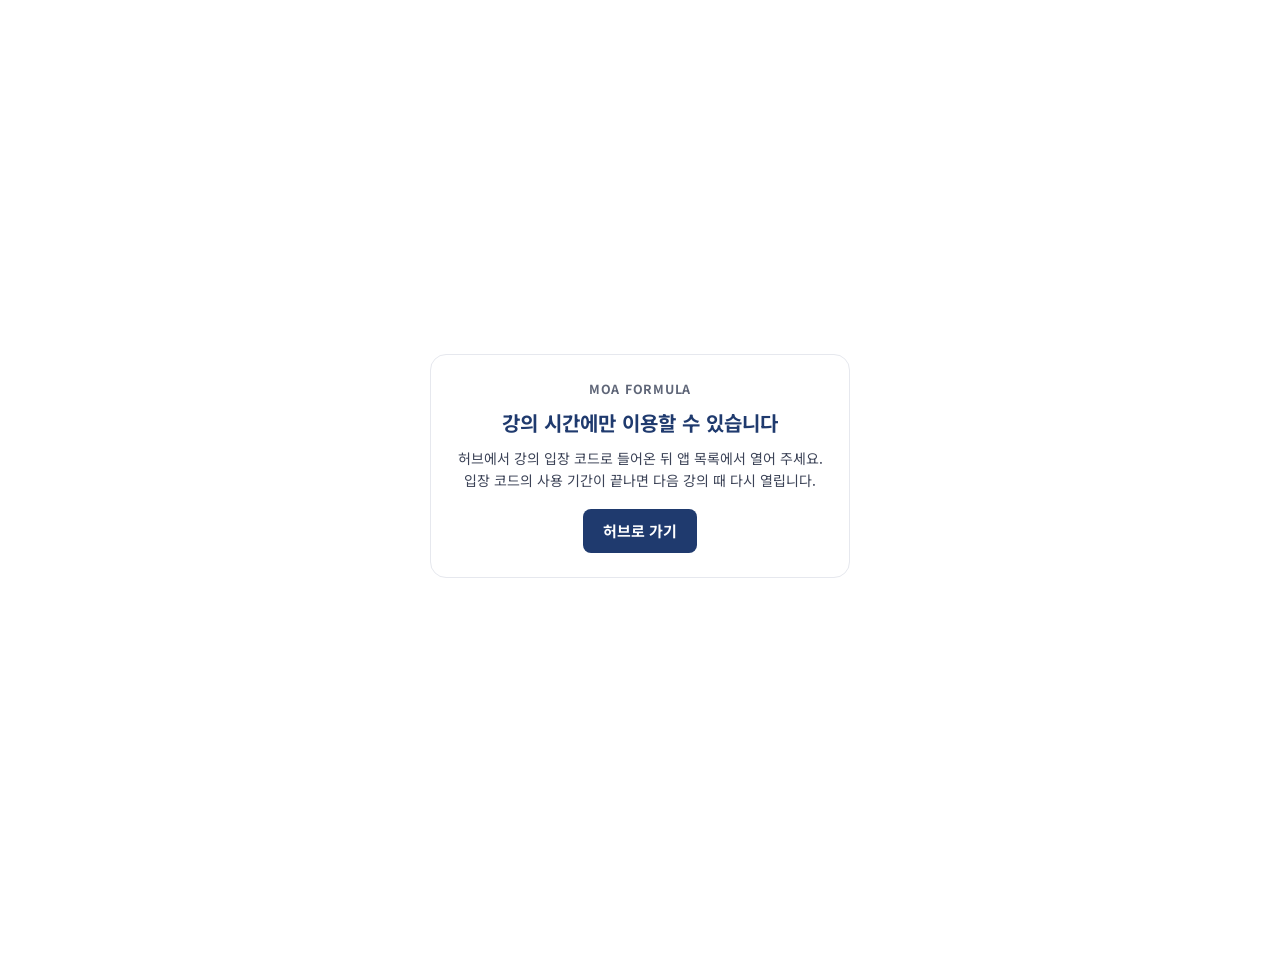
<file: star/index.html>
<!doctype html>
<html lang="ko">
<head>
<title>STAR 경험카드</title>
<meta charset="utf-8">
<script src="/class-gate.js"></script>
<meta name="viewport" content="width=device-width,initial-scale=1,viewport-fit=cover">
<meta name="robots" content="noindex">
<link rel="preconnect" href="https://fonts.googleapis.com">
<link rel="stylesheet" href="https://fonts.googleapis.com/css2?family=Noto+Sans+KR:wght@400;500;700&display=swap">
<link rel="stylesheet" href="/tokens.css">
<style>
/* Layout: 위에 단계 탭(경험 꺼내기 → 역량 연결 → STAR 카드 → 이어가기 → 7일 실행), 아래 한 단계씩.
   Color: 허브 토큰(쪽색 + 연한 초록 바탕 + 라임 포인트). 입력은 이 기기에만 저장 */
*{box-sizing:border-box}
[hidden]{display:none!important}
body{margin:0;background:var(--c-bg);color:var(--c-ink-2);font-family:var(--font-sans);font-size:var(--fs-base);line-height:var(--lh-base);
  padding-left:max(16px,env(safe-area-inset-left,0px));padding-right:max(16px,env(safe-area-inset-right,0px));padding-block:16px 48px}
.wrap{max-width:860px;margin:0 auto;display:flex;flex-direction:column;gap:16px}
header{display:flex;align-items:flex-start;justify-content:space-between;gap:12px;padding-bottom:12px;border-bottom:1px solid var(--c-line)}
header .org{font-size:12.5px;color:var(--c-muted);letter-spacing:.06em;font-weight:700}
h1{font-size:22px;margin:2px 0 0;color:var(--c-ink)}
.home{flex:none;font-size:13px;color:var(--c-brand);text-decoration:none;border:1px solid var(--c-brand);border-radius:var(--radius-pill);padding:6px 12px;white-space:nowrap}
.note{font-size:13px;color:var(--c-muted);margin:0}
.cc-center{margin-top:6px;padding:12px 14px;border-radius:var(--radius-md);background:var(--c-brand-soft);display:flex;flex-direction:column;gap:6px}
.cc-center .cc-k{font-size:12px;font-weight:700;color:var(--c-muted)}
.cc-center .cc-t{margin:0;font-weight:700;color:var(--c-ink)}
.cc-center[hidden]{display:none}
.steps{display:flex;gap:6px;overflow-x:auto;padding-bottom:2px}
.steps button{flex:none;font:inherit;font-size:14px;border:1px solid var(--c-line-strong);background:var(--c-bg);color:var(--c-ink-2);border-radius:var(--radius-pill);padding:7px 14px;min-height:40px;cursor:pointer}
.steps button[aria-current="step"]{background:var(--c-brand);border-color:var(--c-brand);color:var(--c-on-brand);font-weight:700}
.card{background:var(--c-surface);border:1px solid var(--c-line);border-radius:var(--radius-md);padding:16px;display:flex;flex-direction:column;gap:12px}
.card.soft{background:var(--c-surface-alt);border-color:transparent}
h2{font-size:17px;margin:0;color:var(--c-ink);display:flex;align-items:center;gap:8px}
h3{font-size:15px;margin:0;color:var(--c-ink)}
.n{background:var(--c-brand);color:var(--c-on-brand);width:24px;height:24px;border-radius:50%;display:inline-flex;align-items:center;justify-content:center;font-size:13px;flex:none}
.field{display:flex;flex-direction:column;gap:4px}
.field label{font-weight:700;color:var(--c-ink)}
.hint{font-size:13px;color:var(--c-muted)}
textarea,input[type=text],input[type=date],select{width:100%;font:inherit;color:var(--c-ink-2);background:var(--c-bg);border:1px solid var(--c-line-strong);border-radius:var(--radius-sm);padding:10px 12px;min-height:44px}
textarea{min-height:76px;resize:vertical}
textarea:focus,input:focus,select:focus,button:focus-visible,a:focus-visible{outline:2px solid var(--c-focus);outline-offset:2px}
.chips{display:flex;flex-wrap:wrap;gap:6px}
.chip,.btn{font:inherit;font-size:14px;border:1px solid var(--c-brand);background:transparent;color:var(--c-brand);border-radius:var(--radius-pill);padding:6px 12px;min-height:40px;cursor:pointer}
.btn{border-radius:var(--radius-sm);padding:8px 14px;text-decoration:none;display:inline-flex;align-items:center;justify-content:center}
.chip[aria-pressed="true"],.btn.fill{background:var(--c-brand);color:var(--c-on-brand);font-weight:700}
.row{display:flex;gap:8px;flex-wrap:wrap;align-items:center}
.exp{border:1px solid var(--c-line);border-radius:var(--radius-md);padding:12px;display:flex;flex-direction:column;gap:8px;background:var(--c-bg)}
.exp-head{display:flex;justify-content:space-between;align-items:center;gap:8px}
.exp-head b{color:var(--c-ink)}
.link{font:inherit;font-size:13px;background:none;border:0;color:var(--c-muted);text-decoration:underline;cursor:pointer;padding:4px}
.two{display:grid;grid-template-columns:1fr;gap:8px}
@media(min-width:640px){.two{grid-template-columns:1fr 1fr}}
.count{font-size:14px;font-weight:700;color:var(--c-ink)}
.checks{list-style:none;margin:0;padding:0;display:flex;flex-direction:column;gap:6px}
.checks li{display:flex;gap:8px;align-items:flex-start;font-size:14px}
.checks .ic{flex:none;width:20px;height:20px;border-radius:50%;display:inline-flex;align-items:center;justify-content:center;font-size:12px;font-weight:700;margin-top:2px}
.checks .ok .ic{background:var(--c-brand-soft);color:var(--c-brand)}
.checks .warn .ic{background:var(--c-danger-soft);color:var(--c-danger)}
.star-lab{display:inline-flex;align-items:center;justify-content:center;width:26px;height:26px;border-radius:6px;background:var(--c-brand);color:var(--c-on-brand);font-size:13px;font-weight:700;margin-right:6px}
.len{font-size:12px;color:var(--c-muted);text-align:right}
.meter{height:8px;border-radius:999px;background:var(--c-surface-alt);overflow:hidden}
.meter i{display:block;height:100%;width:0;background:var(--c-brand);border-radius:999px;transition:width .2s}
.aline{display:flex;flex-direction:column;gap:2px}
.aline span{font-size:13px;font-weight:700;color:var(--c-ink)}
.aline textarea{min-height:52px}
.plan{display:grid;grid-template-columns:92px 1fr;gap:8px;align-items:center}
.plan .d{font-size:13px;font-weight:700;color:var(--c-ink)}
@media(max-width:520px){.plan{grid-template-columns:1fr;gap:2px}}
#preview{white-space:pre-wrap;font-size:14px;background:var(--c-bg);border:1px solid var(--c-line);border-radius:var(--radius-sm);padding:12px;margin:0}
.empty{font-size:14px;color:var(--c-muted);padding:8px 0}
.foot{display:flex;justify-content:space-between;gap:8px;flex-wrap:wrap}
.toast{position:fixed;left:50%;bottom:calc(20px + env(safe-area-inset-bottom,0px));transform:translateX(-50%);background:var(--c-ink);color:var(--c-on-brand);padding:9px 18px;border-radius:var(--radius-pill);font-size:14px;opacity:0;pointer-events:none;transition:opacity .2s}
.toast.show{opacity:1}
@media(prefers-reduced-motion:reduce){.toast{transition:none}}
@media print{.steps,.home,.btn,.chip,.link,.foot{display:none!important}}
</style>
</head>
<body>
<div class="wrap">
  <header>
    <div><div class="org">MOA FORMULA · 진로모아커리어센터</div><h1>STAR 경험카드</h1>
      <p class="note" style="margin-top:4px">채용공고를 읽고, 경험을 꺼내 역량과 연결하고, STAR 구조로 정리합니다. 입력한 내용은 이 기기에만 저장되며 서버로 보내지 않습니다.</p></div>
    <a class="home" href="/">허브</a>
  </header>

  <nav class="steps" id="steps" aria-label="단계"></nav>

  <!-- ① 채용공고 읽기 (2026-10-27 · 워크시트를 휴대폰으로) -->
  <section class="card" data-step="0">
    <h2><span class="n">1</span>채용공고 읽기</h2>
    <div class="field"><label for="jWord">오늘 얻고 싶은 것</label><span class="hint">한 단어로 적어 보세요</span><input type="text" id="jWord" placeholder="예) 자신감, 자소서 소재, 면접 요령"></div>
    <p class="note">관심 공고 1개를 골라 아래 칸을 채워 보세요. 공고가 없으면 강사님이 안내한 공고를 사용합니다.</p>
    <div class="field"><label for="jCo">회사 · 직무</label><input type="text" id="jCo" placeholder="예) ○○공사 · 고객서비스"></div>
    <div class="two">
      <div class="field"><label for="jT1">주요 업무 ①</label><input type="text" id="jT1" placeholder="입사 후 실제로 맡을 일"></div>
      <div class="field"><label for="jT2">주요 업무 ②</label><input type="text" id="jT2"></div>
    </div>
    <div class="two">
      <div class="field"><label for="jC1">필요 역량 ①</label><input type="text" id="jC1" placeholder="예) 정확성, 협업, 고객 응대"></div>
      <div class="field"><label for="jC2">필요 역량 ②</label><input type="text" id="jC2"></div>
    </div>
    <div class="field"><label for="jReq">필수 · 우대 요건</label><input type="text" id="jReq" placeholder="지원 자격, 자격증, 우대 경험"></div>
    <div class="field"><label for="jCond">근무 조건</label><input type="text" id="jCond" placeholder="근무지 · 시간 · 고용형태 · 전형절차 · 제출서류"></div>
    <div class="card soft"><p class="note" style="color:var(--c-ink-2)"><b>역량은 행동으로</b> · 예) 책임감 → 마감일을 지키기 위해 진행 상황을 확인하고 필요한 조치를 했다. 적은 필요 역량은 3단계 '역량 연결'에 바로 나타납니다.</p></div>
  </section>

  <!-- ② 경험 꺼내기 -->
  <section class="card" data-step="1" hidden>
    <h2><span class="n">2</span>경험 꺼내기</h2>
    <p class="note">최근 3년의 경험을 5개 이상 적어 보세요. 직무와 관련이 적어 보여도 우선 기록합니다. STAR 카드는 이 중 1개만 만들어요. 경험의 크기보다 상황·행동·결과를 설명할 수 있는지가 중요합니다.</p>
    <div id="exp-list" style="display:flex;flex-direction:column;gap:10px"></div>
    <div class="row"><button class="btn" type="button" id="add-exp">경험 추가</button><span class="count" id="exp-count"></span></div>
  </section>

  <!-- ② 역량 연결 -->
  <section class="card" data-step="2" hidden>
    <h2><span class="n">3</span>역량 연결</h2>
    <p class="note">경험마다 가장 잘 드러난 역량을 하나 고르세요. 1단계에서 적은 공고의 필요 역량이 맨 앞에 표시됩니다.</p>
    <div id="comp-list" style="display:flex;flex-direction:column;gap:10px"></div>
  </section>

  <!-- ③ STAR 카드 (2026-10-28 개선: 앞에서 적은 내용을 이어받고, 행동·결과는 버튼으로 시작) -->
  <section class="card" data-step="3" hidden>
    <h2><span class="n">4</span>STAR 카드 작성</h2>
    <p class="note">공고 역량과 가장 잘 맞는 경험 <b>1개만</b> 카드로 만들어요. 앞에서 적은 내용은 미리 채워 두었으니 다듬기만 하세요.</p>
    <div class="field"><label for="pick">정리할 경험</label><select id="pick"></select></div>
    <div class="meter" aria-hidden="true"><i id="meter-bar"></i></div>
    <div class="len" id="meter-txt" style="text-align:left"></div>
    <div id="star-form" style="display:flex;flex-direction:column;gap:14px">
      <div class="field"><label for="sS"><span class="star-lab">S</span>상황</label><span class="hint">미리 채운 문장을 내 말로 다듬어 주세요 · 1~2문장</span><textarea id="sS" style="min-height:60px"></textarea></div>
      <div class="field"><label for="sT"><span class="star-lab">T</span>과제 · 목표</label><span class="hint">내가 맡은 역할과 해내야 했던 일</span><textarea id="sT" style="min-height:60px"></textarea></div>
      <div class="field"><label><span class="star-lab">A</span>행동</label><span class="hint">버튼을 누르면 문장이 시작돼요. 앞에 <b>무엇을 · 어떻게</b>만 덧붙이세요</span>
        <div class="chips" id="a-chips" role="group" aria-label="행동 버튼"></div>
        <div class="aline"><span>먼저</span><textarea rows="2" id="sA0" aria-label="행동 1 (먼저)"></textarea></div>
        <div class="aline"><span>그다음</span><textarea rows="2" id="sA1" aria-label="행동 2 (그다음)"></textarea></div>
        <div class="aline"><span>마지막으로</span><textarea rows="2" id="sA2" aria-label="행동 3 (마지막으로)"></textarea></div>
      </div>
      <div class="field"><label for="sR"><span class="star-lab">R</span>결과</label><span class="hint">하나를 고른 뒤 ○○ 자리만 바꿔 주세요. 수치를 모르면 만들지 않아요</span>
        <div class="chips" id="r-chips" role="group" aria-label="결과 버튼"></div>
        <textarea id="sR" style="min-height:60px"></textarea></div>
      <div class="field"><label for="sL">배운 점과 입사 후 적용 <span class="hint" style="font-weight:400">· 자동 작성, 고쳐도 돼요</span></label><textarea id="sL" style="min-height:60px"></textarea></div>
      <div class="row"><button class="btn" type="button" id="ex">예시 보기</button><button class="btn" type="button" id="clr-star">이 카드 비우기</button></div>
      <p class="note">예시는 구조 설명용 가상 사례입니다. 내 실제 경험으로 바꿔 적어 주세요.</p>
    </div>
    <div class="card soft">
      <h3>자동 점검</h3>
      <ul class="checks" id="checks"></ul>
    </div>
  </section>

  <!-- ④ 이어가기 -->
  <section class="card" data-step="4" hidden>
    <h2><span class="n">5</span>이어가기</h2>
    <div class="field"><label for="pick2">보낼 STAR 카드</label><select id="pick2"></select></div>
    <pre id="preview"></pre>
    <div class="row"><button class="btn fill" type="button" id="copy-star">STAR 카드 복사</button></div>
    <div class="card soft">
      <h3>다음에 할 일</h3>
      <ul class="checks">
        <li class="ok"><span class="ic">1</span><span><b>자소서 초안:</b> 자소서 프롬프트 조립기 ③ 학교생활·사회경험에서 <b>STAR 경험카드에서 불러오기</b>를 누르면 이 카드 내용이 메모 칸에 들어갑니다.</span></li>
        <li class="ok"><span class="ic">2</span><span><b>자소서 첨삭:</b> 허브에서 학생 입장 후 자소서·이력서 첨삭 앱에 붙여넣으면 STAR 구조 진단을 받을 수 있습니다.</span></li>
        <li class="ok"><span class="ic">3</span><span><b>1분 자기소개:</b> 강점 한 단어와 행동(A)을 자기소개 조립기의 4칸 메모로 옮겨 적습니다.</span></li>
        <li class="ok"><span class="ic">4</span><span><b>꼬리질문 연습:</b> 아래 프롬프트를 AI에 붙여넣고, 받은 질문은 모의면접에서 말로 답해 봅니다.</span></li>
      </ul>
      <div class="row"><a class="btn" href="/">허브에서 학생 입장</a><a class="btn" href="/essay/">자소서 프롬프트 조립기</a><a class="btn" href="/intro/">1분 자기소개 조립기</a><button class="btn" type="button" id="copy-q">꼬리질문 프롬프트 복사</button></div>
      <p class="note">AI에는 이름·연락처·학번·고객 정보 같은 개인정보를 넣지 않습니다. AI가 만든 경험·수치는 내 사실로 쓰지 않습니다.</p>
    </div>
  </section>

  <!-- ⑤ 7일 실행 -->
  <section class="card" data-step="5" hidden>
    <h2><span class="n">6</span>7일 실행 카드</h2>
    <p class="note">'언제 · 무엇을 · 어떻게 확인할지'까지 정할수록 실천하기 쉽습니다. 문구는 내 상황에 맞게 고쳐 쓰세요.</p>
    <div class="row"><label for="start" style="font-weight:700;color:var(--c-ink)">시작일</label><input type="date" id="start" style="width:auto"><label for="hour" style="font-weight:700;color:var(--c-ink)">알림 시각</label><select id="hour" style="width:auto"></select></div>
    <div id="plan" style="display:flex;flex-direction:column;gap:8px"></div>
    <div class="row"><button class="btn fill" type="button" id="ics">내 캘린더에 넣기</button><button class="btn" type="button" id="copy-plan">계획 복사</button></div>
    <p class="note">아이폰은 파일을 연 뒤 '모두 추가', 안드로이드는 다운로드한 파일을 눌러 캘린더 앱으로 엽니다.</p>
    <!-- 센터 안내 (2026-10-31 대표님 승인 · 2차): 체험 마지막 단계에만, 강사가 입장 코드에서 '센터 안내 숨기기'를 고르면 숨김 -->
    <div class="cc-center" id="ccCenter">
      <span class="cc-k">진로모아커리어센터</span>
      <p class="cc-t">면접·자소서 준비 팁을 꾸준히 받아 보세요</p>
      <div class="row"><a class="btn" href="https://www.instagram.com/jinromoa" target="_blank" rel="noopener" data-cc="star_ig">인스타그램</a><a class="btn" href="https://pf.kakao.com/_kxaUaX" target="_blank" rel="noopener" data-cc="star_kakao">카카오톡 채널</a></div>
    </div>
  </section>

  <div class="foot">
    <button class="btn" type="button" id="prev">이전</button>
    <button class="link" type="button" id="reset">모든 입력 지우기</button>
    <button class="btn fill" type="button" id="next">다음</button>
  </div>
</div>
<div class="toast" id="toast" role="status"></div>

<script>
function moaUse(s){try{var k=String(s),t=Date.now(),m=window.__moaUse||(window.__moaUse={});if(m[k]&&t-m[k]<600000)return;m[k]=t;var u='https://jinromoa-board.vercel.app/api/usage',b=JSON.stringify({a:'hub',s:k});if(navigator.sendBeacon)navigator.sendBeacon(u,b);else fetch(u,{method:'POST',body:b,keepalive:true,mode:'no-cors'})}catch(e){}}
moaUse('star');
// 센터 안내 (2026-10-31): 허브 입장 코드에 '센터 안내 숨기기'가 켜져 있으면(localStorage moa_class_nc) 숨김 · 누른 횟수만 쓰임새로 기록
(function(){var b=document.getElementById('ccCenter');if(!b)return;var nc=false;try{nc=localStorage.getItem('moa_class_nc')==='1'||/[?&]nc=1/.test(location.search)}catch(e){}if(nc){b.hidden=true;return}b.querySelectorAll('a[data-cc]').forEach(function(a){a.addEventListener('click',function(){moaUse(a.getAttribute('data-cc'))})})})();
const STEPS=['채용공고 읽기','경험 꺼내기','역량 연결','STAR 카드','이어가기','7일 실행'];
const TYPES=['수업·팀 과제','아르바이트','동아리·학생회','봉사·현장실습','개인 활동'];
const COMPS=['책임감','협업','문제해결','의사소통','정확성','고객 응대'];
const ABSTRACT=['열심히','최선','노력했','성실히','적극적으로','많이 배웠','잘 했','잘했'];
const PLAN0=[
 [0,'STAR 경험의 행동(A)을 구체화한다'],
 [2,'관심 직무 채용공고 2개를 비교한다'],
 [4,'AI로 예상 질문 5개를 만들고 사실을 확인한다'],
 [6,'1분 자기소개를 녹음해 길이와 명확성을 점검한다'],
 [7,'지원서 또는 모의면접에 적용하고 개선점을 기록한다']];
const KEY='moa-star-v1';
const $=id=>document.getElementById(id);
let st={step:0,exps:[],cur:0,start:'',hour:20,plan:PLAN0.map(p=>p[1]),job:null};
try{const s=JSON.parse(localStorage.getItem(KEY)||'null');if(s&&Array.isArray(s.exps)){if(!s.job&&s.step!=null)s.step=+s.step+1;st=Object.assign(st,s)}}catch(e){} // 채용공고 단계가 앞에 생기기 전 저장분은 한 칸 뒤로
if(!st.job)st.job={word:'',co:'',t1:'',t2:'',c1:'',c2:'',req:'',cond:''};
st.step=Math.max(0,Math.min(5,+st.step||0));
function blank(){return{type:'',name:'',role:'',hard:'',comp:'',S:'',T:'',A:'',R:'',L:''}}
if(!st.exps.length)st.exps.push(blank());
while(st.exps.length>1&&!(st.exps[st.exps.length-1].name||'').trim())st.exps.pop(); // 예전 자동 채움으로 생긴 뒤쪽 빈 카드 정리, 카드는 1개부터 시작
st.cur=Math.min(Math.max(0,+st.cur||0),st.exps.length-1);
if(!st.start)st.start=today();
function today(){const d=new Date();return d.getFullYear()+'-'+String(d.getMonth()+1).padStart(2,'0')+'-'+String(d.getDate()).padStart(2,'0')}
function save(){try{localStorage.setItem(KEY,JSON.stringify(st))}catch(e){}}
let tt;function toast(m){const t=$('toast');t.textContent=m;t.classList.add('show');clearTimeout(tt);tt=setTimeout(()=>t.classList.remove('show'),1800)}
async function copyText(x){try{await navigator.clipboard.writeText(x);toast('복사했어요')}catch(e){const a=document.createElement('textarea');a.value=x;document.body.appendChild(a);a.select();try{document.execCommand('copy');toast('복사했어요')}catch(_){toast('복사하지 못했어요')}a.remove()}}
function el(tag,attrs,kids){const e=document.createElement(tag);for(const k in attrs||{}){if(k==='text')e.textContent=attrs[k];else if(k.startsWith('on'))e.addEventListener(k.slice(2),attrs[k]);else e.setAttribute(k,attrs[k])}(kids||[]).forEach(c=>e.appendChild(c));return e}
const label=(x,i)=>x.name.trim()||('경험 '+(i+1));
const filled=x=>!!x.name.trim();

/* 단계 */
function go(i){st.step=Math.max(0,Math.min(STEPS.length-1,i));save();draw();window.scrollTo({top:0})}
function drawSteps(){const h=$('steps');h.innerHTML='';
  STEPS.forEach((s,i)=>{const b=el('button',{type:'button',text:(i+1)+'. '+s,onclick:()=>go(i)});if(i===st.step)b.setAttribute('aria-current','step');h.appendChild(b)});
  const cur=h.querySelector('[aria-current]');if(cur)h.scrollLeft=Math.max(0,cur.offsetLeft-h.offsetLeft-16);
  document.querySelectorAll('[data-step]').forEach(s=>s.hidden=+s.dataset.step!==st.step);
  $('prev').style.visibility=st.step===0?'hidden':'visible';
  $('next').style.visibility=st.step===STEPS.length-1?'hidden':'visible';
}

/* ① 채용공고 읽기 */
const JF={jWord:'word',jCo:'co',jT1:'t1',jT2:'t2',jC1:'c1',jC2:'c2',jReq:'req',jCond:'cond'};
function drawJob(){for(const id in JF)$(id).value=st.job[JF[id]]||''}
for(const id in JF)$(id).addEventListener('input',e=>{st.job[JF[id]]=e.target.value;save()});
const jobComps=()=>[st.job.c1,st.job.c2].map(c=>(c||'').trim()).filter((c,i,a)=>c&&a.indexOf(c)===i);

/* ② 경험 꺼내기 */
function drawExps(){const h=$('exp-list');h.innerHTML='';
  st.exps.forEach((x,i)=>{
    const chips=el('div',{class:'chips',role:'group','aria-label':'경험 종류'});
    TYPES.forEach(t=>{const b=el('button',{type:'button',class:'chip',text:t,'aria-pressed':String(x.type===t),onclick:()=>{x.type=x.type===t?'':t;save();drawExps()}});chips.appendChild(b)});
    const inp=(k,ph,id)=>{const e=el('input',{type:'text',id,placeholder:ph});e.value=x[k];e.addEventListener('input',()=>{x[k]=e.value;save();count()});return e};
    const del=st.exps.length>1?el('button',{type:'button',class:'link',text:'삭제',onclick:()=>{st.exps.splice(i,1);st.cur=Math.min(st.cur,st.exps.length-1);save();drawExps()}}):el('span');
    h.appendChild(el('div',{class:'exp'},[
      el('div',{class:'exp-head'},[el('b',{text:'경험 '+(i+1)}),del]),chips,
      el('div',{class:'field'},[el('label',{for:'n'+i,text:'경험 이름'}),inp('name','예) 마케팅원론 4인 팀 과제, 카페 아르바이트','n'+i)]),
      el('div',{class:'two'},[
        el('div',{class:'field'},[el('label',{for:'r'+i,text:'내 역할'}),inp('role','예) 자료 취합, 주문 응대','r'+i)]),
        el('div',{class:'field'},[el('label',{for:'h'+i,text:'어려웠던 점'}),inp('hard','예) 일정 지연, 주문이 몰리는 시간','h'+i)])])]))
  });count()}
function count(){const n=st.exps.filter(filled).length;$('exp-count').textContent='작성 '+n+'개'+(n>=5?' · 목표 달성':' · 목표 5개')}

/* ③ 역량 연결 */
function drawComps(){const h=$('comp-list');h.innerHTML='';const list=st.exps.map((x,i)=>[x,i]).filter(p=>filled(p[0]));
  if(!list.length){h.appendChild(el('p',{class:'empty',text:'먼저 1단계에서 경험 이름을 적어 주세요.'}));return}
  list.forEach(([x,i])=>{const chips=el('div',{class:'chips',role:'group','aria-label':label(x,i)+' 역량'});
    const other=el('input',{type:'text',placeholder:'직접 입력 (예: 일정관리)','aria-label':'역량 직접 입력'});other.value=COMPS.includes(x.comp)||jobComps().includes(x.comp)?'':x.comp;
    other.addEventListener('input',()=>{x.comp=other.value.trim();save();chips.querySelectorAll('.chip').forEach(c=>c.setAttribute('aria-pressed','false'))});
    const jc=jobComps();jc.forEach(c=>chips.appendChild(el('button',{type:'button',class:'chip',text:'공고 · '+c,'aria-pressed':String(x.comp===c),onclick:()=>{x.comp=x.comp===c?'':c;save();drawComps()}})));
    COMPS.filter(c=>!jc.includes(c)).forEach(c=>chips.appendChild(el('button',{type:'button',class:'chip',text:c,'aria-pressed':String(x.comp===c),onclick:()=>{x.comp=x.comp===c?'':c;save();drawComps()}})));
    h.appendChild(el('div',{class:'exp'},[el('b',{text:label(x,i)+(x.type?' · '+x.type:'')}),chips,other]))})}

/* ④ STAR 카드 (2026-10-28 개선): 2단계 어려웠던 점·내 역할, 3단계 역량을 S·T·배운 점에 미리 채움.
   A는 한 줄씩 3칸(먼저·그다음·마지막으로) + 역량별 행동 버튼, R은 결과 유형 버튼으로 문장 틀을 줌. 저장 모양(S·T·A·R·L 글)은 그대로 */
function fillPick(id){const p=$(id);p.innerHTML='';st.exps.forEach((x,i)=>{if(filled(x)||i===st.cur)p.appendChild(el('option',{value:String(i),text:label(x,i)+(x.comp?' — '+x.comp:'')}))});p.value=String(st.cur)}
const F=['S','T','A','R','L'];
const VERBS={'책임감':['마감 일정을 정했다','진행 상황을 점검했다','끝까지 마무리했다'],'협업':['역할을 나눴다','진행 상황을 공유했다','의견을 조율했다'],
 '문제해결':['원인을 찾았다','해결 방법을 비교했다','방법을 바꿔 적용했다'],'의사소통':['상대의 요청을 확인했다','쉽게 풀어 설명했다','결과를 다시 공유했다'],
 '정확성':['확인 기준을 정했다','오류를 다시 점검했다','목록으로 정리했다'],'고객 응대':['요청을 먼저 들었다','대안을 안내했다','처리 결과를 확인했다']};
const VERB0=['할 일을 나눴다','방법을 정했다','결과를 확인했다','도움을 요청했다'];
const RTYPES=[['기한 안에 마쳤다','그 결과 정해진 기한 안에 ○○을 마쳤다.'],['피드백을 받았다',"그 결과 ○○에게 '○○'라는 피드백을 받았다."],
 ['수치가 달라졌다','그 결과 ○○이 ○○에서 ○○로 달라졌다.'],['내가 달라졌다','이 경험으로 나는 ○○하는 습관이 생겼다.']];
function josa(w,a,b){const c=(w||'').trim().slice(-1).charCodeAt(0);return (c>=0xAC00&&c<=0xD7A3&&(c-0xAC00)%28)?a:b}
function prefill(x){if(x.pre)return;x.pre=1;const n=x.name.trim(),h=(x.hard||'').trim(),r=(x.role||'').trim(),c=(x.comp||'').trim(),job=(st.job.co||'').trim();
  if(!(x.S||'').trim())x.S=n?(h?n+josa(n,'을','를')+' 하던 중 '+h+josa(h,'이','가')+' 문제가 되었다.':n+josa(n,'을','를')+' 하던 중 ○○ 상황이 생겼다.'):'';
  if(!(x.T||'').trim())x.T=r?'나는 '+r+josa(r,'을','를')+' 맡아 ○○해야 했다.':'';
  if(!(x.L||'').trim()&&c)x.L='이 경험에서 기른 '+c+josa(c,'을','를')+' '+(job?job.split('·').pop().trim()+' 업무':'입사 후 업무')+'에서 ○○할 때 활용하겠다.'}
function pickBest(){if(st.picked)return;st.picked=1;if(st.exps.some(x=>F.some(k=>(x[k]||'').trim())))return;
  const jc=jobComps();let i=st.exps.findIndex(x=>filled(x)&&x.comp&&jc.includes(x.comp));if(i<0)i=st.exps.findIndex(filled);if(i>=0)st.cur=i}
const aLines=x=>{const l=(x.A||'').split('\n');return [0,1,2].map(i=>l[i]||'')};
function setA(x,lines){x.A=lines.map(t=>t.trim()).join('\n').replace(/\n+$/,'')}
function drawStar(){pickBest();const x=st.exps[st.cur]||st.exps[0];if(filled(x))prefill(x);save();fillPick('pick');
  ['S','T','R','L'].forEach(k=>$('s'+k).value=x[k]||'');const al=aLines(x);al.forEach((t,i)=>$('sA'+i).value=t);
  const ac=$('a-chips');ac.innerHTML='';(VERBS[x.comp]||VERB0).concat(VERBS[x.comp]?VERB0.slice(3):[]).forEach(v=>ac.appendChild(el('button',{type:'button',class:'chip',text:v,onclick:()=>{
    const l=aLines(x);let i=l.findIndex(t=>!t.trim());if(i<0)i=2;l[i]=v;setA(x,l);save();$('sA'+i).value=v;const inp=$('sA'+i);inp.focus();try{inp.setSelectionRange(0,0)}catch(e){}check()}})));
  const rc=$('r-chips');rc.innerHTML='';RTYPES.forEach(([t,tpl])=>rc.appendChild(el('button',{type:'button',class:'chip',text:t,onclick:()=>{
    if((x.R||'').trim()&&x.R.trim()!==tpl&&!confirm('지금 적힌 결과 문장을 바꿀까요?'))return;x.R=tpl;$('sR').value=tpl;save();check();$('sR').focus()}})));
  check()}
const sentences=s=>s.split(/[.!?。\n]+/).map(t=>t.trim()).filter(Boolean);
function meter(x){const done=[!!(x.S||'').trim(),!!(x.T||'').trim(),aLines(x).filter(t=>t.trim()).length>=2,!!(x.R||'').trim(),!!(x.L||'').trim()];
  const blank=F.some(k=>(x[k]||'').includes('○○'));const n=done.filter(Boolean).length;const pct=Math.round(n/5*100)-(blank&&n?10:0);
  $('meter-bar').style.width=Math.max(0,pct)+'%';$('meter-txt').textContent='카드 완성도 '+Math.max(0,pct)+'%'+(blank?' · ○○ 자리를 채우면 완성돼요':(n===5?' · 완성':''))}
function check(){const x=st.exps[st.cur];meter(x);const out=[];
  const len=k=>(x[k]||'').replace(/\s/g,'').length;
  const total=F.slice(0,4).reduce((a,k)=>a+len(k),0);
  if(!total){$('checks').innerHTML='';$('checks').appendChild(el('li',{class:'warn'},[el('span',{class:'ic',text:'!'}),el('span',{text:'S·T·A·R 칸을 채우면 구조를 자동으로 점검합니다.'})]));return}
  const push=(ok,t)=>out.push([ok,t]);
  const holes=F.filter(k=>(x[k]||'').includes('○○')).map(k=>k==='L'?'배운 점':k);
  if(holes.length)push(false,holes.join('·')+' 칸에 ○○ 자리가 남아 있습니다. 내 경험으로 바꿔 주세요.');
  ['S','T','A','R'].forEach(k=>{if(!len(k))push(false,k+' 칸이 비어 있습니다.')});
  if(len('S')){const r=len('S')/total;push(r<=0.3&&sentences(x.S).length<=2,r>0.3?'S(상황)가 전체의 '+Math.round(r*100)+'%입니다. 배경은 20% 안팎으로 줄여 보세요.':(sentences(x.S).length>2?'S(상황)는 1~2문장이면 충분합니다.':'S(상황) 분량이 알맞습니다.'))}
  if(len('T')){const we=/(우리|팀이|저희가|조원들이)/.test(x.T),me=/(제가|저는|나는|내가|맡은|맡아|담당)/.test(x.T);push(!we||me,we&&!me?"T에 '우리'만 있습니다. 내 역할과 목표를 구분해 적어 보세요.":'T(과제)에 내 역할이 드러납니다.')}
  if(len('A')){const hit=ABSTRACT.filter(w=>x.A.includes(w));const lines=aLines(x).filter(t=>t.trim());
    push(!hit.length,hit.length?"A에 추상적인 표현('"+hit.join("', '")+"')이 있습니다. 실제 행동·순서·판단으로 바꿔 보세요.":'A(행동)에 추상적인 표현이 없습니다.');
    push(lines.length>=2,lines.length>=2?'A(행동)가 '+lines.length+'개로 나뉘어 있습니다.':'A(행동)를 2~3줄로 나눠 적으면 역량이 더 잘 드러납니다.');
    const bare=lines.filter(t=>Object.values(VERBS).flat().concat(VERB0).includes(t.trim()));
    if(bare.length)push(false,"'"+bare[0]+"' 앞에 무엇을·어떻게 했는지 덧붙여 주세요.");
    if(/(우리|저희|팀이)/.test(x.A)&&!/(제가|저는|내가)/.test(x.A))push(false,"A에 '우리'가 한 일만 보입니다. '내가' 한 일을 구분해 주세요.")}
  if(len('R')){const num=/\d/.test(x.R);push(true,num?'R(결과)에 수치가 있습니다. 확인 가능한 사실인지 한 번 더 점검하세요.':'R(결과)이 있습니다. 수치가 없어도 완료 여부·피드백·변화로 충분합니다.')}
  const ul=$('checks');ul.innerHTML='';
  out.sort((a,b)=>a[0]-b[0]).forEach(([ok,t])=>ul.appendChild(el('li',{class:ok?'ok':'warn'},[el('span',{class:'ic',text:ok?'✓':'!'}),el('span',{text:t})])));
}
['S','T','R','L'].forEach(k=>$('s'+k).addEventListener('input',e=>{st.exps[st.cur][k]=e.target.value;save();check()}));
[0,1,2].forEach(i=>{const t=$('sA'+i);
  t.addEventListener('keydown',e=>{if(e.key==='Enter'){e.preventDefault();if(i<2)$('sA'+(i+1)).focus()}}); // 행동은 칸마다 한 줄
  t.addEventListener('input',()=>{if(/\n/.test(t.value))t.value=t.value.replace(/\n+/g,' ');setA(st.exps[st.cur],[0,1,2].map(j=>$('sA'+j).value));save();check()})});
$('pick').addEventListener('change',e=>{st.cur=+e.target.value;save();drawStar()});
$('ex').addEventListener('click',()=>{const x=st.exps[st.cur];
  if(F.some(k=>(x[k]||'').trim())&&!confirm('지금 카드에 적힌 내용이 예시로 바뀝니다. 계속할까요?'))return;
  Object.assign(x,{S:'4인 팀 과제에서 자료 취합이 늦어져 발표자료 제작 일정이 밀렸다.',T:'발표 전날까지 자료를 정리하고, 팀원별 작업이 겹치지 않게 조율하는 역할을 맡았다.',A:'남은 작업을 목록으로 나누고 담당자와 마감 시간을 공유했다.\n자료 형식을 하나로 통일했다.\n진행 상황을 중간에 한 번 점검했다.',R:'발표자료를 제출 기한 안에 완성했다. 이후 팀 과제에서는 초기에 일정과 파일 형식을 먼저 합의했다.',L:'업무에서도 진행 상황과 기준을 먼저 공유해 일정 지연을 줄이겠다.'});
  if(!x.name.trim())x.name='팀 과제 일정 조정 (예시)';save();drawStar()});
$('clr-star').addEventListener('click',()=>{if(!confirm('이 카드의 S·T·A·R 내용을 비울까요?'))return;F.forEach(k=>st.exps[st.cur][k]='');save();drawStar()});

/* ⑤ 이어가기 */
function starText(x,i){return ((st.job.co||'').trim()?'[지원 공고] '+st.job.co.trim()+(jobComps().length?' (필요 역량: '+jobComps().join(', ')+')':'')+'\n':'')+'[경험] '+label(x,i)+(x.type?' ('+x.type+')':'')+(x.comp?'\n[드러난 역량] '+x.comp:'')+
  '\n\nS 상황: '+(x.S||'').trim()+'\nT 과제: '+(x.T||'').trim()+'\nA 행동:\n'+(x.A||'').trim().split('\n').filter(Boolean).map(l=>'- '+l.trim()).join('\n')+'\nR 결과: '+(x.R||'').trim()+((x.L||'').trim()?'\n배운 점·입사 후 적용: '+x.L.trim():'')}
function drawNext(){fillPick('pick2');$('preview').textContent=starText(st.exps[st.cur],st.cur)}
$('pick2').addEventListener('change',e=>{st.cur=+e.target.value;save();drawNext()});
$('copy-star').addEventListener('click',()=>copyText(starText(st.exps[st.cur],st.cur)));
$('copy-q').addEventListener('click',()=>copyText('너는 신입 채용 면접관이야. 아래 [내 STAR 경험]을 읽고 면접에서 이어질 꼬리질문 5개를 만들어 줘.\n\n[규칙]\n1. 내 경험에 있는 사실만 근거로 질문해. 경험·수치를 새로 만들지 마.\n2. 내 행동(A)이 실제로 내가 한 일인지, 판단의 이유는 무엇인지 확인하는 질문을 포함해 줘.\n3. 질문만 번호로 출력하고, 모범 답변은 쓰지 마.\n\n[내 STAR 경험]\n'+starText(st.exps[st.cur],st.cur)));

/* ⑥ 7일 실행 */
function addDays(s,n){const d=new Date(s+'T00:00:00');d.setDate(d.getDate()+n);return d}
const fmt=d=>(d.getMonth()+1)+'/'+d.getDate()+' ('+'일월화수목금토'[d.getDay()]+')';
function drawPlan(){$('start').value=st.start;const hs=$('hour');if(!hs.options.length)for(let h=7;h<=23;h++)hs.appendChild(el('option',{value:String(h),text:h+'시'}));hs.value=String(st.hour);
  const h=$('plan');h.innerHTML='';PLAN0.forEach((p,i)=>{const t=el('input',{type:'text','aria-label':fmt(addDays(st.start,p[0]))+' 할 일'});t.value=st.plan[i];t.addEventListener('input',()=>{st.plan[i]=t.value;save()});
    h.appendChild(el('div',{class:'plan'},[el('span',{class:'d',text:(p[0]===0?'오늘 ':'')+fmt(addDays(st.start,p[0]))}),t]))})}
$('start').addEventListener('change',e=>{if(e.target.value){st.start=e.target.value;save();drawPlan()}});
$('hour').addEventListener('change',e=>{st.hour=+e.target.value;save()});
$('copy-plan').addEventListener('click',()=>copyText('[7일 실행 카드]\n'+PLAN0.map((p,i)=>fmt(addDays(st.start,p[0]))+'  '+st.plan[i]).join('\n')));
$('ics').addEventListener('click',()=>{const pad=n=>String(n).padStart(2,'0');
  const stamp=d=>d.getFullYear()+pad(d.getMonth()+1)+pad(d.getDate())+'T'+pad(d.getHours())+pad(d.getMinutes())+'00';
  const esc=s=>String(s).replace(/[\\;,]/g,m=>'\\'+m).replace(/\n/g,'\\n');
  const L=['BEGIN:VCALENDAR','VERSION:2.0','PRODID:-//MOA FORMULA//STAR//KO','CALSCALE:GREGORIAN'];
  PLAN0.forEach((p,i)=>{if(!st.plan[i].trim())return;const d=addDays(st.start,p[0]);d.setHours(st.hour,0,0,0);const e=new Date(d.getTime()+30*60000);
    L.push('BEGIN:VEVENT','UID:moa-star-'+st.start+'-'+i+'@moa-hub','DTSTAMP:'+stamp(new Date()),'DTSTART:'+stamp(d),'DTEND:'+stamp(e),'SUMMARY:'+esc('[취업준비] '+st.plan[i].trim()),'DESCRIPTION:'+esc('MOA FORMULA STAR 경험카드 · 7일 실행 카드'),'BEGIN:VALARM','ACTION:DISPLAY','DESCRIPTION:'+esc(st.plan[i].trim()),'TRIGGER:PT0M','END:VALARM','END:VEVENT')});
  L.push('END:VCALENDAR');const b=new Blob([L.join('\r\n')],{type:'text/calendar'});const a=el('a',{href:URL.createObjectURL(b),download:'7일실행카드.ics'});document.body.appendChild(a);a.click();setTimeout(()=>{URL.revokeObjectURL(a.href);a.remove()},1000);toast('캘린더 파일을 만들었어요')});

/* 공통 */
function draw(){drawSteps();[drawJob,drawExps,drawComps,drawStar,drawNext,drawPlan][st.step]()}
$('prev').addEventListener('click',()=>go(st.step-1));
$('next').addEventListener('click',()=>{if(st.step===2){const i=st.exps.findIndex(filled);if(i>=0&&!filled(st.exps[st.cur]))st.cur=i}go(st.step+1)});
$('add-exp').addEventListener('click',()=>{st.exps.push(blank());save();drawExps()});
$('reset').addEventListener('click',()=>{if(!confirm('이 기기에 저장된 경험카드를 모두 지울까요?'))return;try{localStorage.removeItem(KEY)}catch(e){}location.reload()});
draw();
</script>
</body>
</html>
</file>
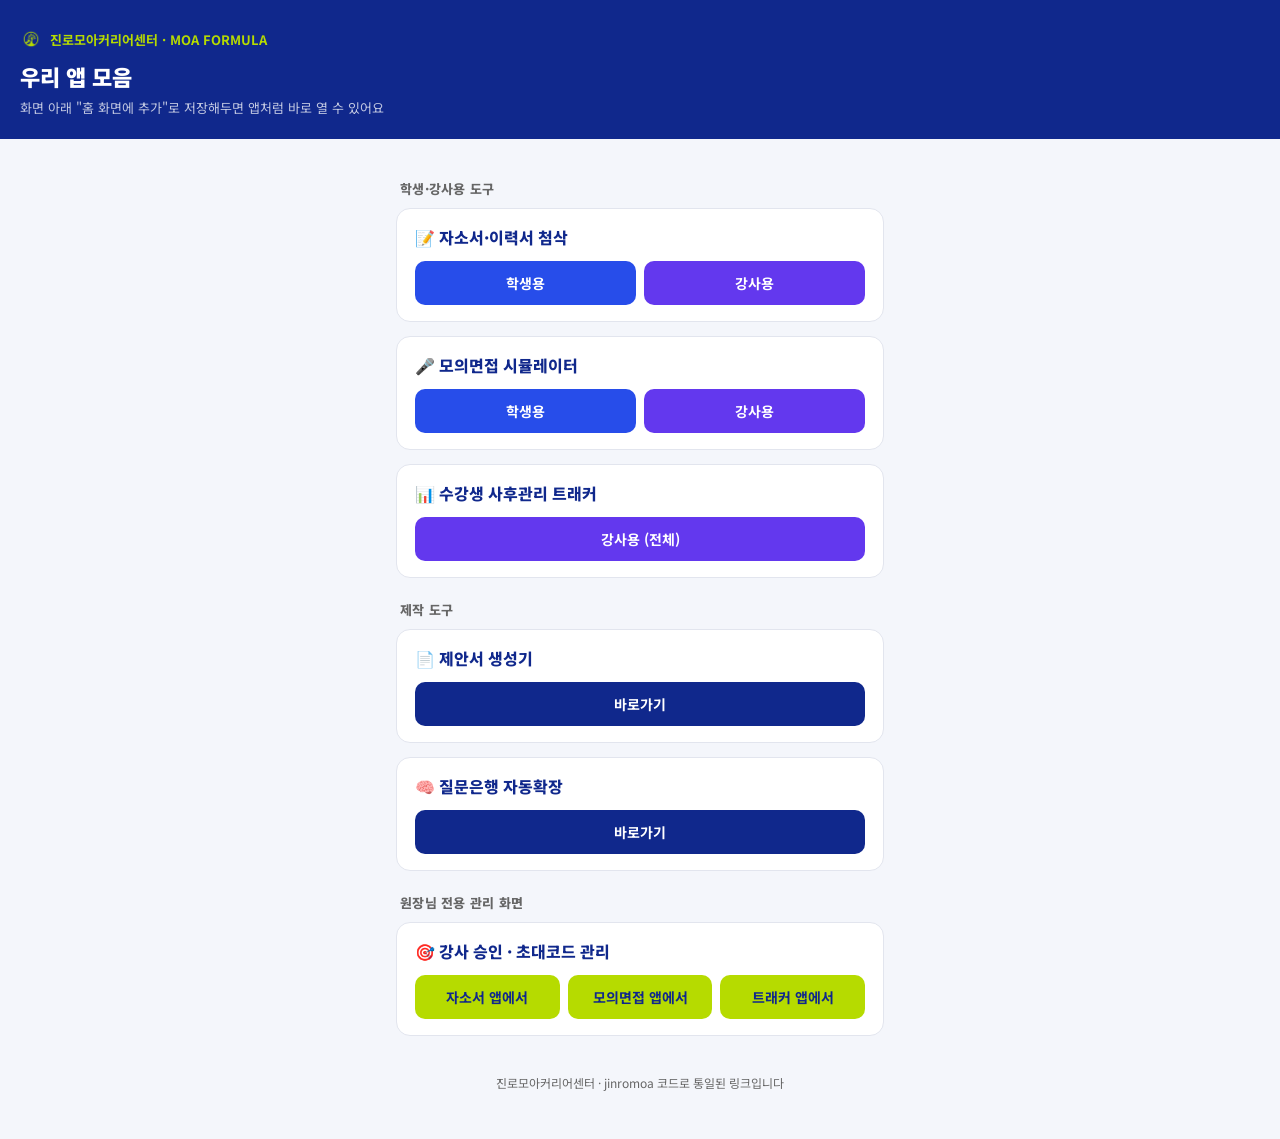
<file: index (29).html>
<!doctype html>
<html lang="ko">
<head>
<meta charset="UTF-8">
<meta name="viewport" content="width=device-width, initial-scale=1.0, maximum-scale=1.0">
<title>MOA FORMULA 허브</title>

<meta name="apple-mobile-web-app-capable" content="yes">
<meta name="apple-mobile-web-app-status-bar-style" content="black-translucent">
<meta name="apple-mobile-web-app-title" content="MOA FORMULA">
<meta name="mobile-web-app-capable" content="yes">
<meta name="theme-color" content="#10288C">
<link rel="apple-touch-icon" href="[data-uri]">

<link rel="stylesheet" href="https://fonts.googleapis.com/css2?family=Noto+Sans+KR:wght@400;500;700;800;900&display=swap">
<style>
  :root{
    --navy:#10288C; --violet:#6338EE; --blue:#274DEA; --lime:#B6DB00; --cream:#EAF6AD;
    --bg:#F4F6FB; --line:#E2E5EE; --ink:#1A1A2E; --muted:#666;
  }
  *{box-sizing:border-box; -webkit-tap-highlight-color: transparent;}
  html,body{margin:0;padding:0}
  body{
    font-family:'Noto Sans KR',-apple-system,sans-serif;
    background:var(--bg);
    color:var(--ink);
    padding-bottom:40px;
  }
  header{
    background:var(--navy);
    padding:28px 20px 22px;
    display:flex;
    flex-direction:column;
    gap:4px;
  }
  header .brand{
    display:flex;
    align-items:center;
    gap:8px;
    font-size:13px;
    font-weight:700;
    color:var(--lime);
  }
  header .brand img{width:22px;height:22px}
  header h1{
    margin:6px 0 0;
    font-size:22px;
    font-weight:900;
    color:#fff;
  }
  header p{
    margin:2px 0 0;
    font-size:13px;
    color:rgba(255,255,255,0.75);
  }
  main{
    max-width:520px;
    margin:0 auto;
    padding:18px 16px 0;
  }
  .app-card{
    background:#fff;
    border-radius:14px;
    border:1px solid var(--line);
    padding:16px 18px;
    margin-bottom:14px;
  }
  .app-card .app-title{
    display:flex;
    align-items:center;
    gap:8px;
    font-size:16px;
    font-weight:800;
    color:var(--navy);
    margin-bottom:12px;
  }
  .role-row{
    display:flex;
    gap:8px;
    flex-wrap:wrap;
  }
  a.role-btn{
    flex:1;
    min-width:110px;
    text-align:center;
    padding:12px 10px;
    border-radius:10px;
    font-size:14px;
    font-weight:700;
    text-decoration:none;
    color:#fff;
  }
  .role-btn.student{background:var(--blue)}
  .role-btn.teacher{background:var(--violet)}
  .role-btn.tool{background:var(--navy)}
  .role-btn.master{background:var(--lime); color:var(--navy)}
  section.group-label{
    font-size:13px;
    font-weight:800;
    color:var(--muted);
    margin:22px 4px 10px;
    letter-spacing:0.02em;
  }
  footer{
    text-align:center;
    font-size:12px;
    color:var(--muted);
    padding:24px 16px 8px;
  }
</style>
</head>
<body>

<header>
  <div class="brand"><img src="[data-uri]" alt=""><span>진로모아커리어센터 · MOA FORMULA</span></div>
  <h1>우리 앱 모음</h1>
  <p>화면 아래 "홈 화면에 추가"로 저장해두면 앱처럼 바로 열 수 있어요</p>
</header>

<main>

  <section class="group-label">학생·강사용 도구</section>

  <div class="app-card">
    <div class="app-title">📝 자소서·이력서 첨삭</div>
    <div class="role-row">
      <a class="role-btn student" href="https://resume-feedback-app-phi.vercel.app/?t=jinromoa" target="_blank">학생용</a>
      <a class="role-btn teacher" href="https://resume-feedback-app-phi.vercel.app/?admin=1&t=jinromoa" target="_blank">강사용</a>
    </div>
  </div>

  <div class="app-card">
    <div class="app-title">🎤 모의면접 시뮬레이터</div>
    <div class="role-row">
      <a class="role-btn student" href="https://moa-interview-app.vercel.app/?t=jinromoa" target="_blank">학생용</a>
      <a class="role-btn teacher" href="https://moa-interview-app.vercel.app/?admin=1&t=jinromoa" target="_blank">강사용</a>
    </div>
  </div>

  <div class="app-card">
    <div class="app-title">📊 수강생 사후관리 트래커</div>
    <div class="role-row">
      <a class="role-btn teacher" href="https://moa-tracker-tau.vercel.app/?t=jinromoa" target="_blank">강사용 (전체)</a>
    </div>
  </div>

  <section class="group-label">제작 도구</section>

  <div class="app-card">
    <div class="app-title">📄 제안서 생성기</div>
    <div class="role-row">
      <a class="role-btn tool" href="https://moa-proposal-generator.vercel.app/?t=jinromoa" target="_blank">바로가기</a>
    </div>
  </div>

  <div class="app-card">
    <div class="app-title">🧠 질문은행 자동확장</div>
    <div class="role-row">
      <a class="role-btn tool" href="https://claude.ai/artifact/AYt1cfU5crrPkxFTJak9mj" target="_blank">바로가기</a>
    </div>
  </div>

  <section class="group-label">원장님 전용 관리 화면</section>

  <div class="app-card">
    <div class="app-title">🎯 강사 승인 · 초대코드 관리</div>
    <div class="role-row">
      <a class="role-btn master" href="https://resume-feedback-app-phi.vercel.app/?master=1" target="_blank">자소서 앱에서</a>
      <a class="role-btn master" href="https://moa-interview-app.vercel.app/?master=1" target="_blank">모의면접 앱에서</a>
      <a class="role-btn master" href="https://moa-tracker-tau.vercel.app/?master=1" target="_blank">트래커 앱에서</a>
    </div>
  </div>

</main>

<footer>진로모아커리어센터 · jinromoa 코드로 통일된 링크입니다</footer>

</body>
</html>
</file>
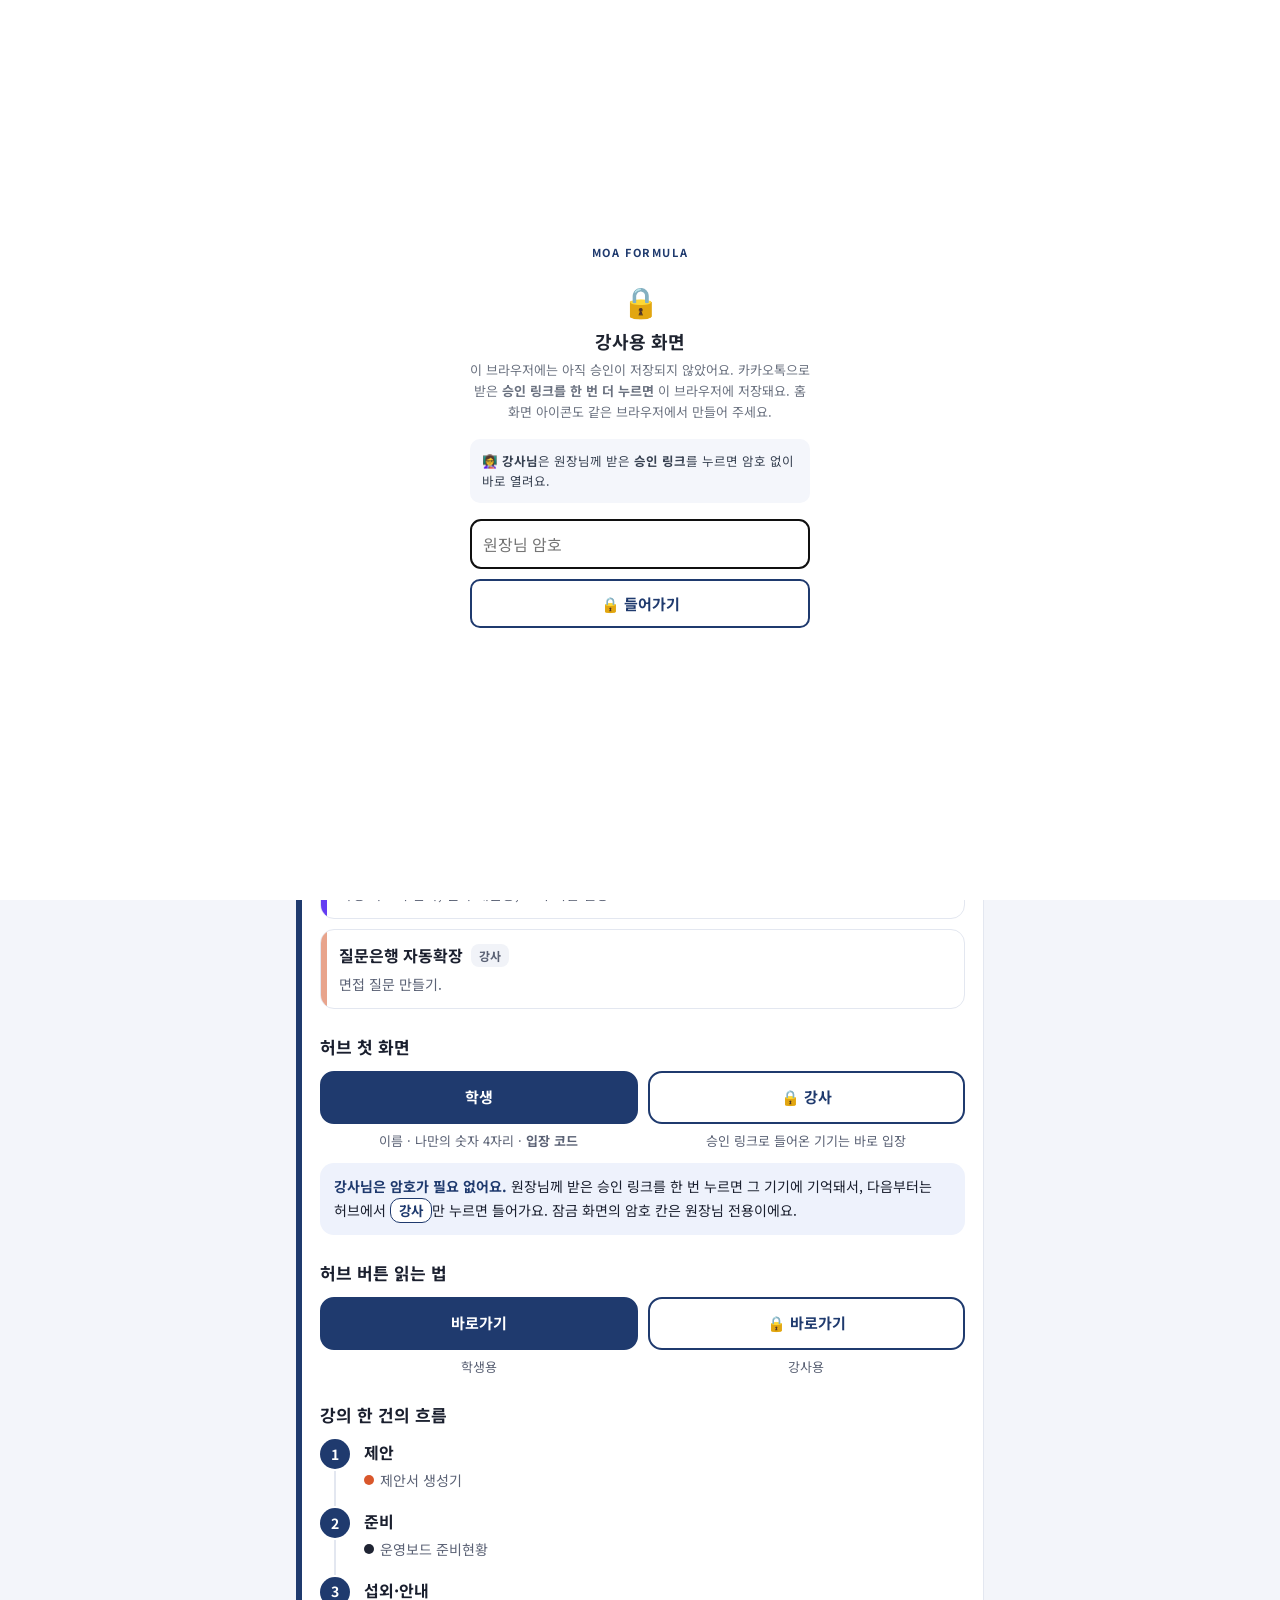
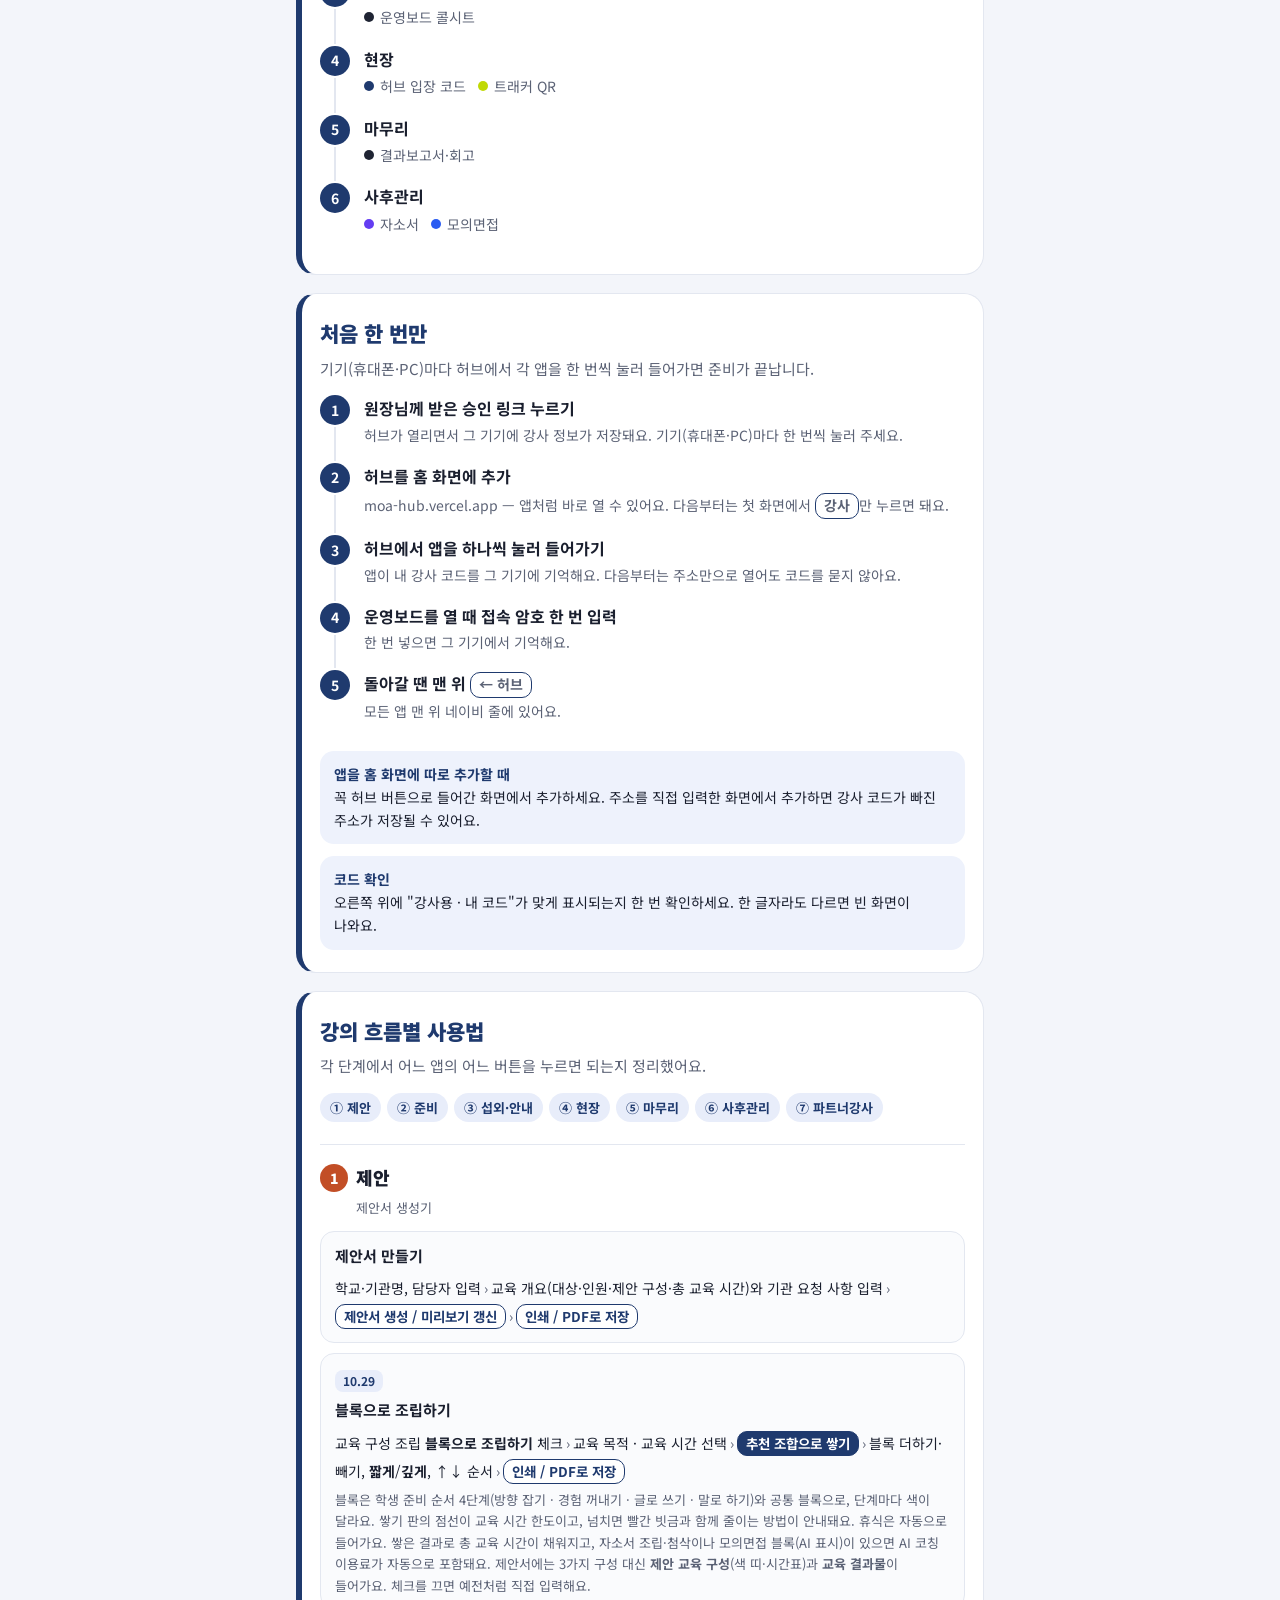
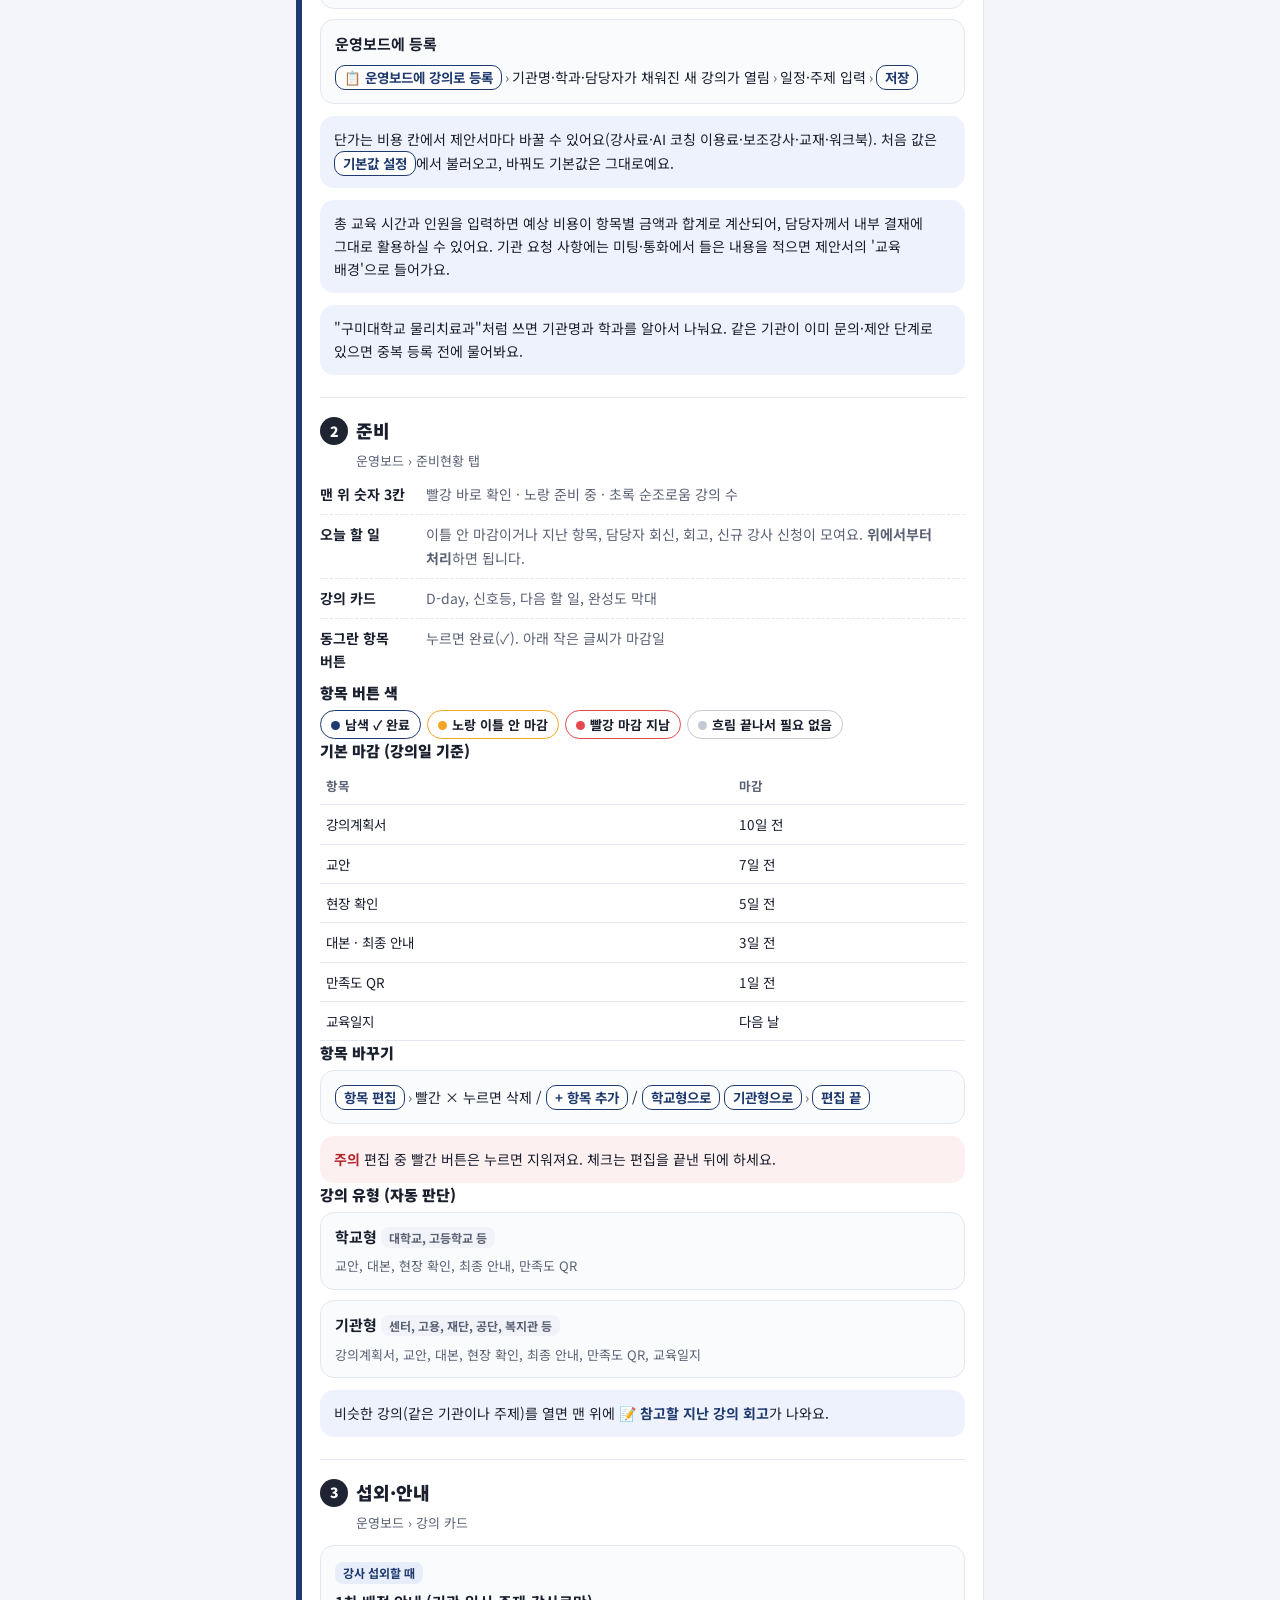
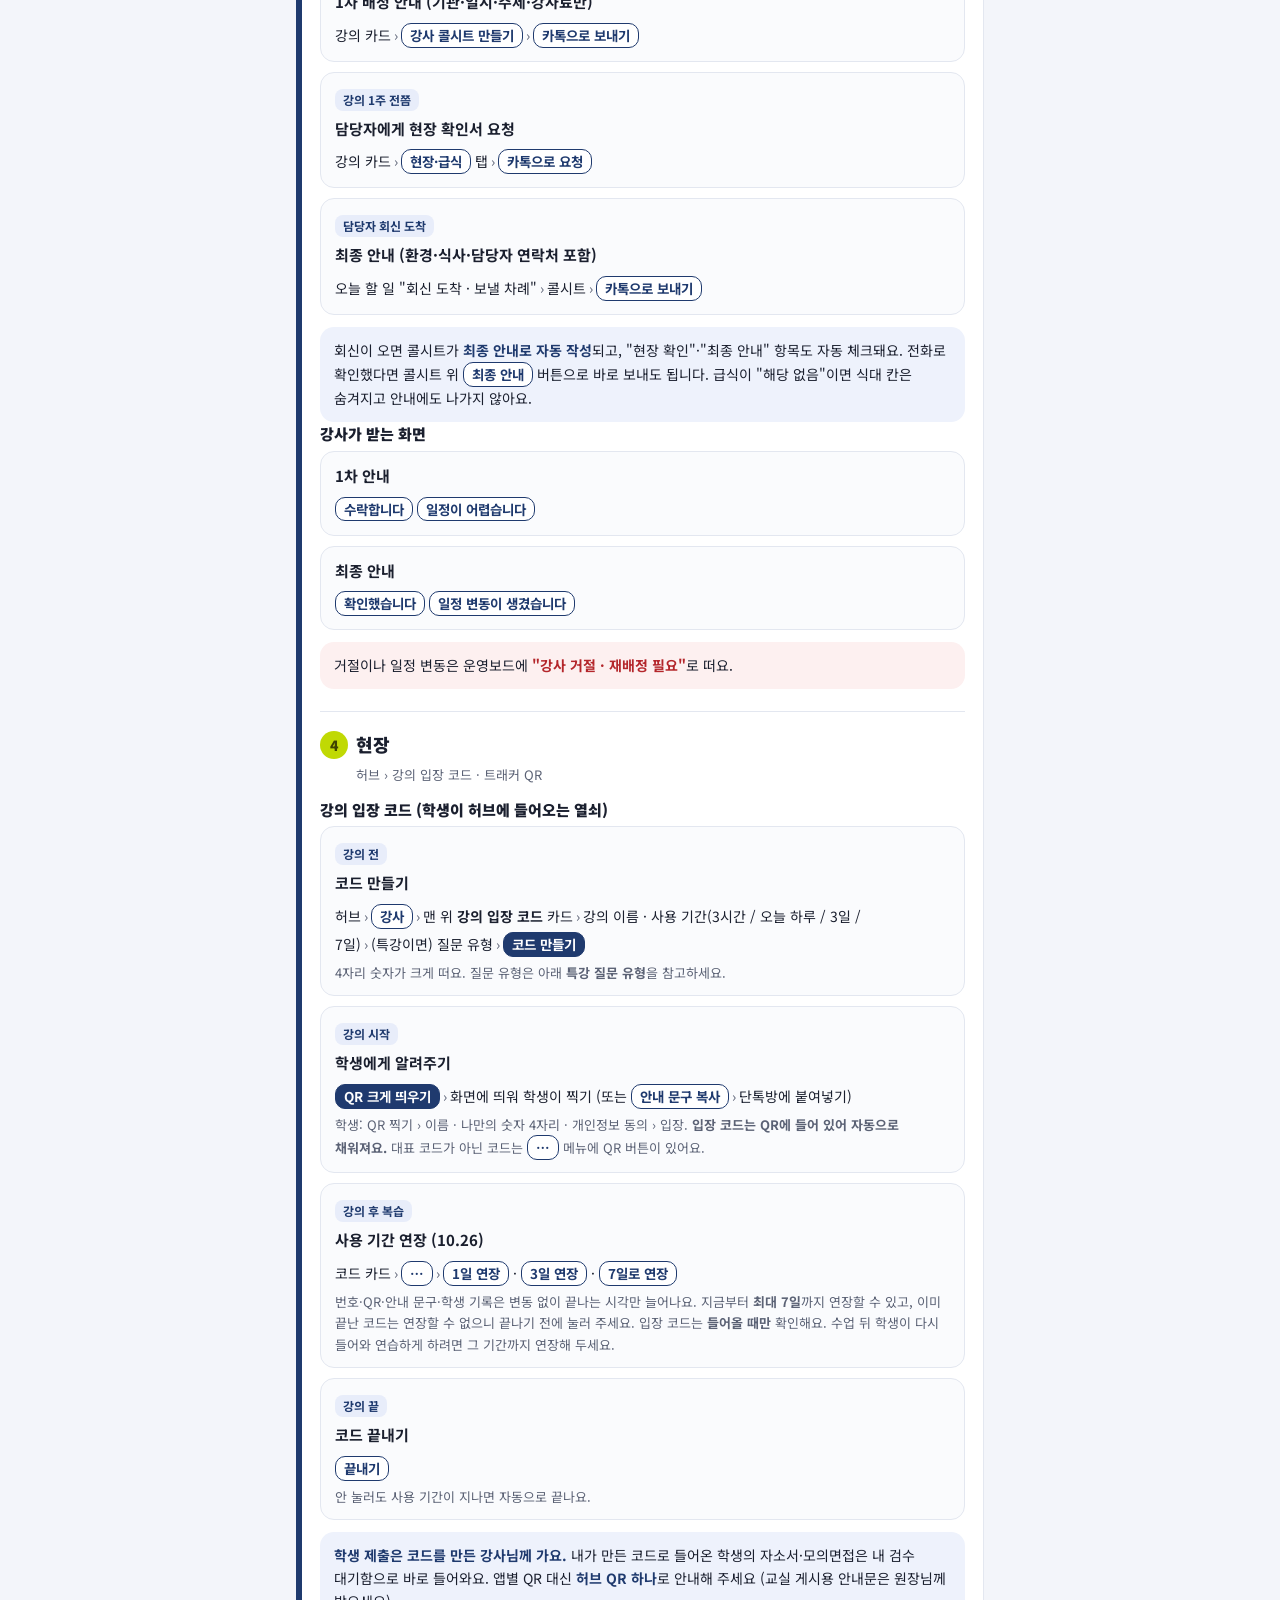
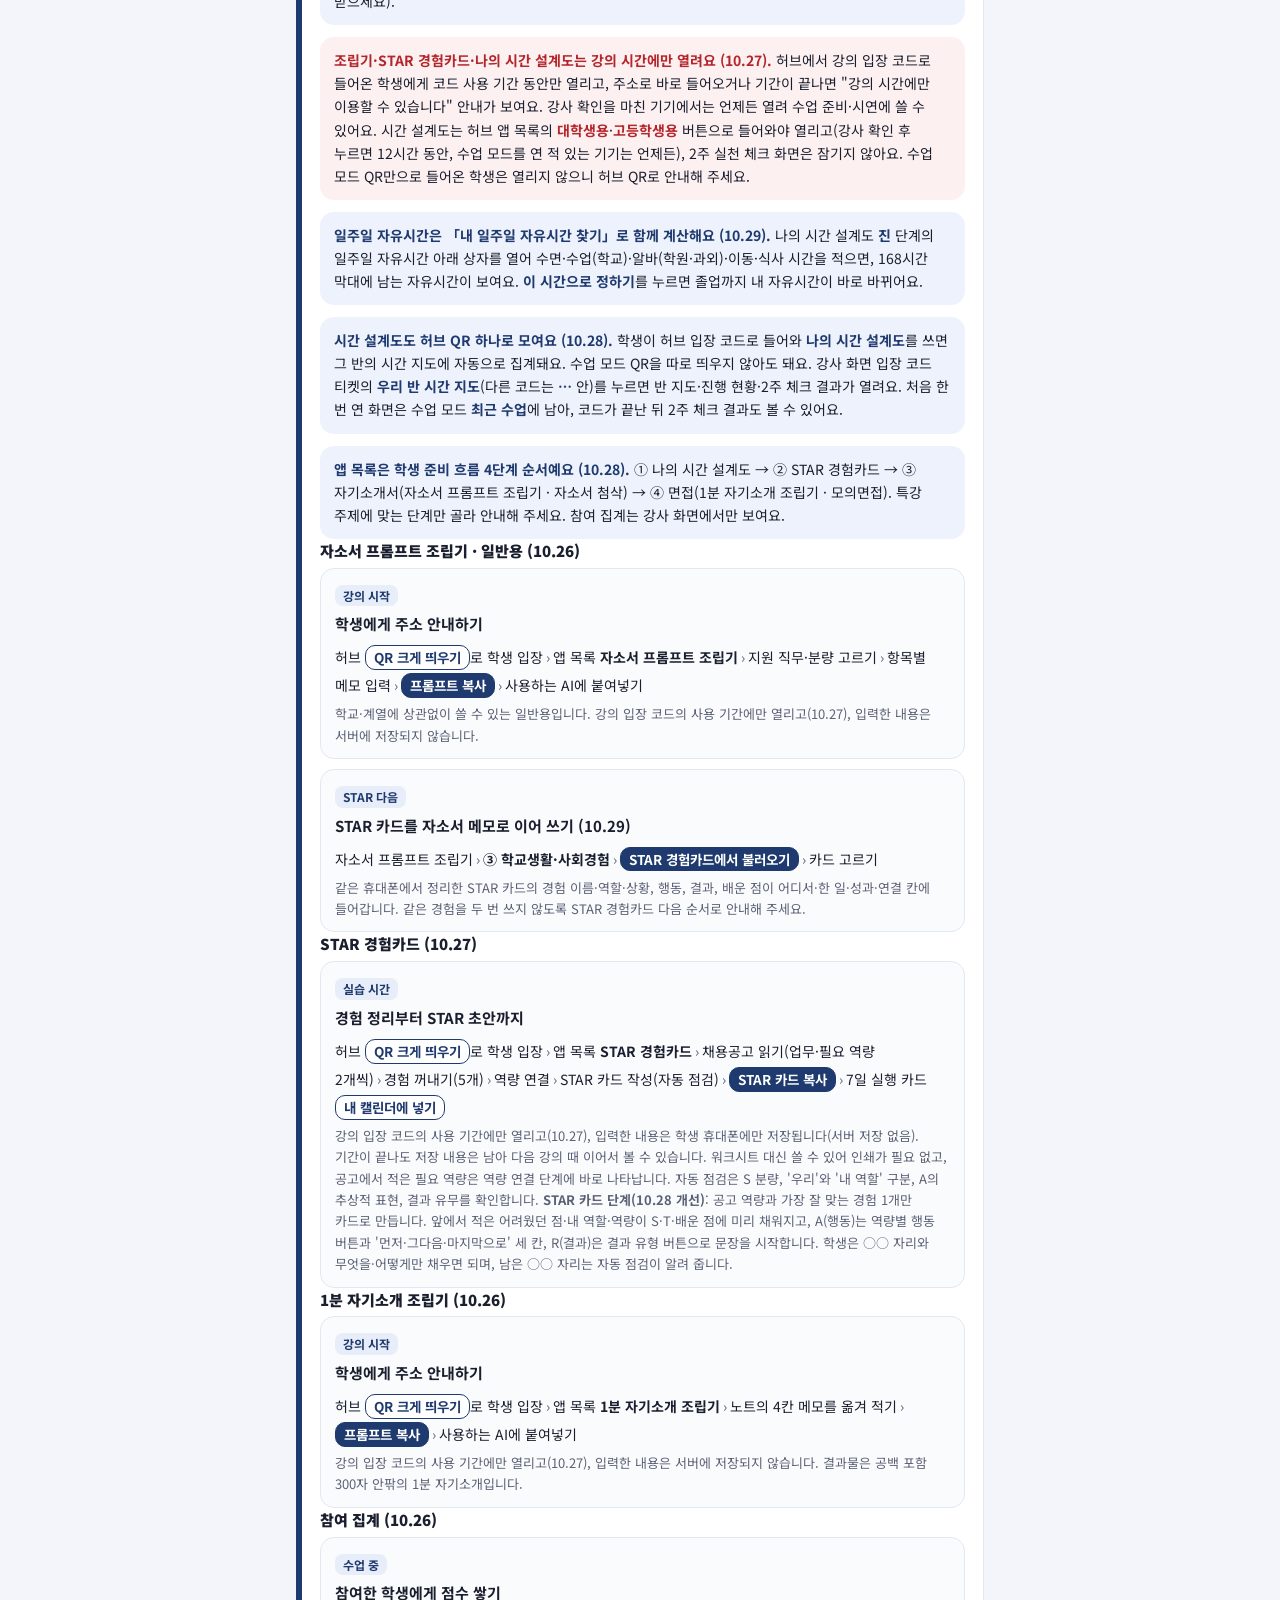
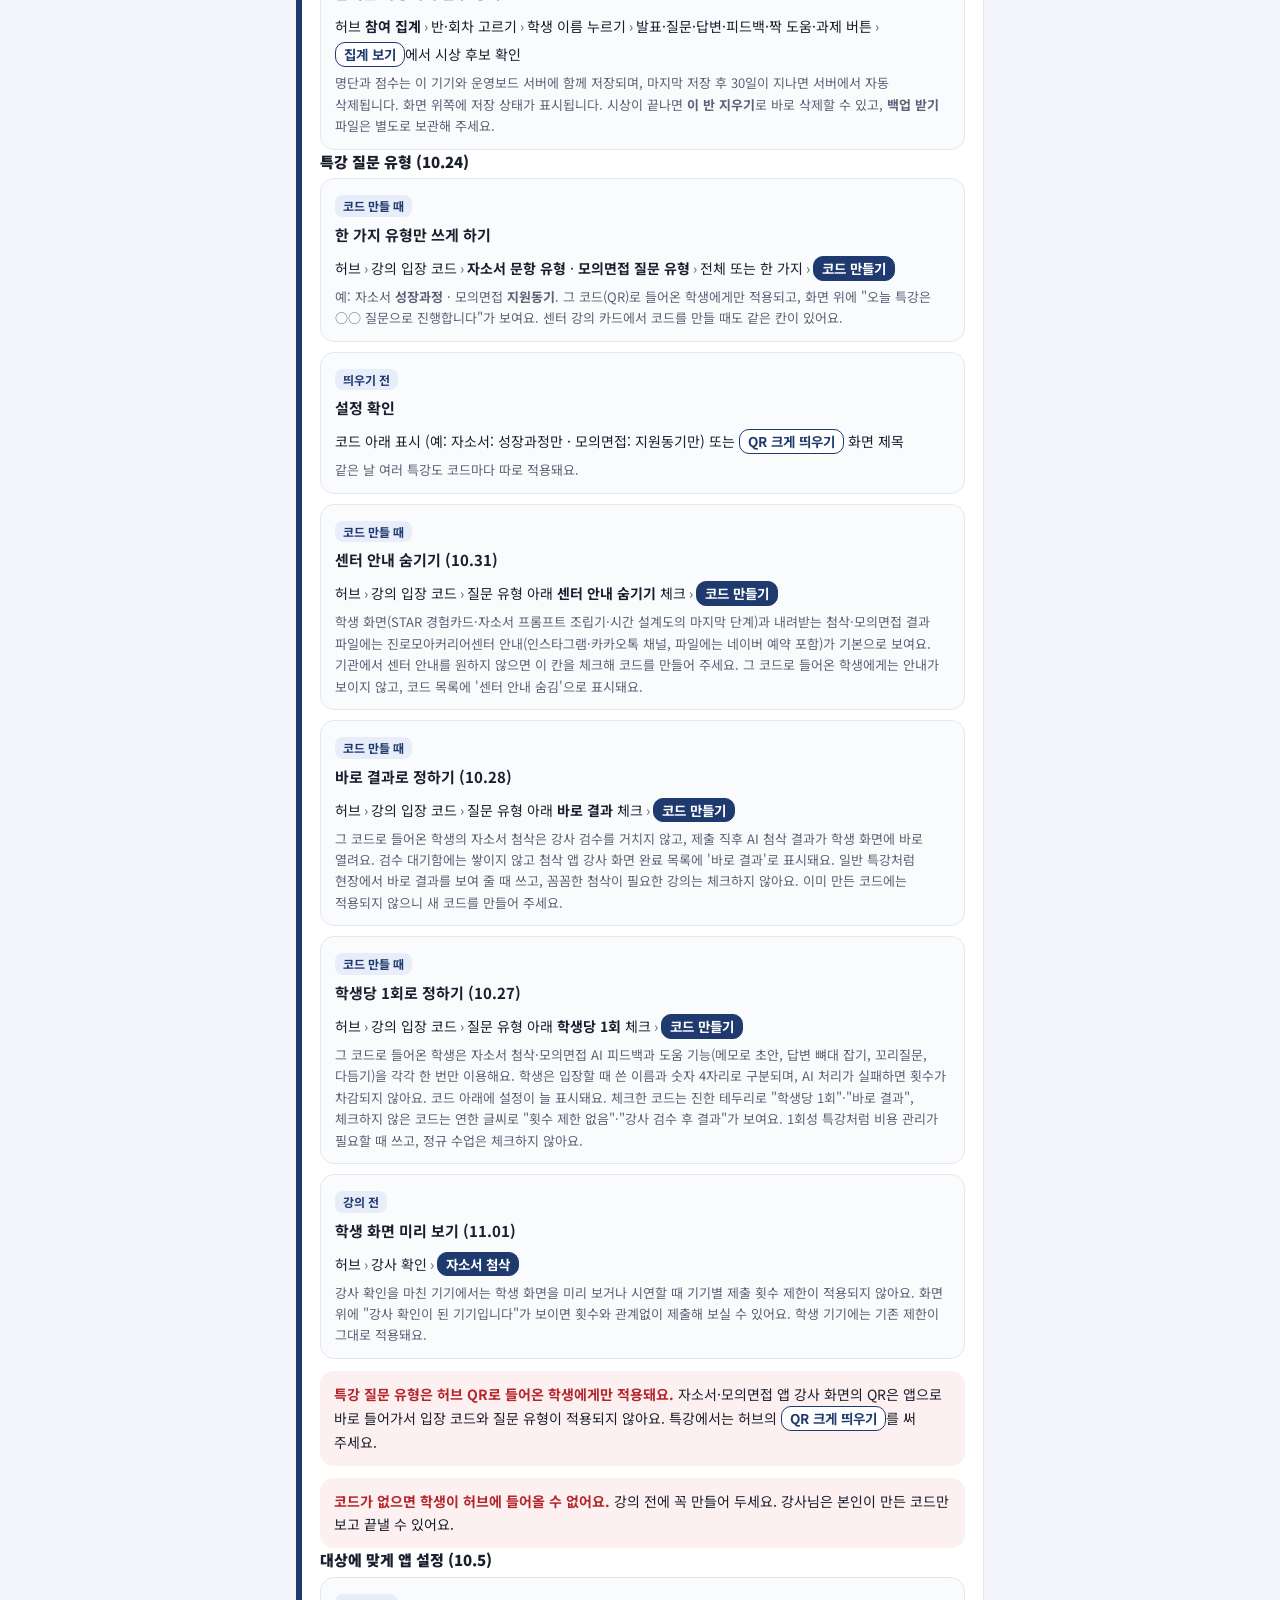
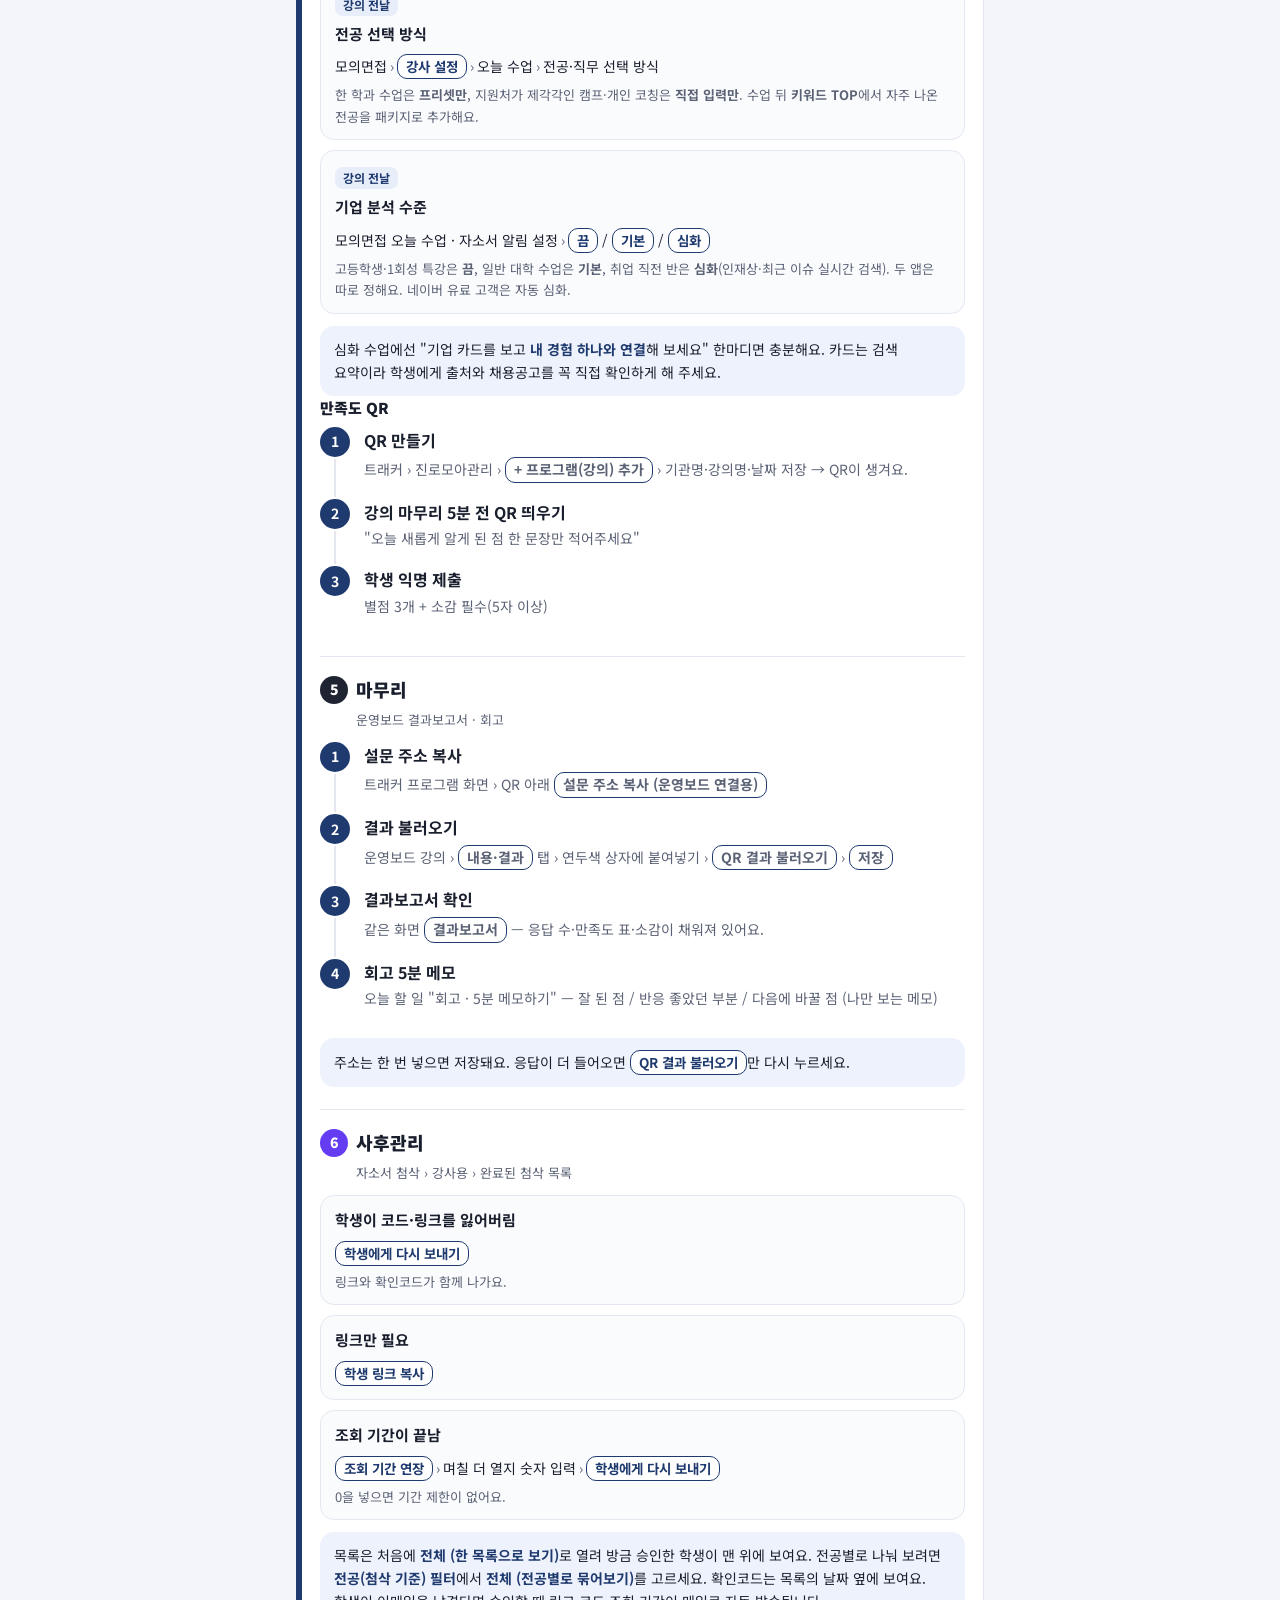
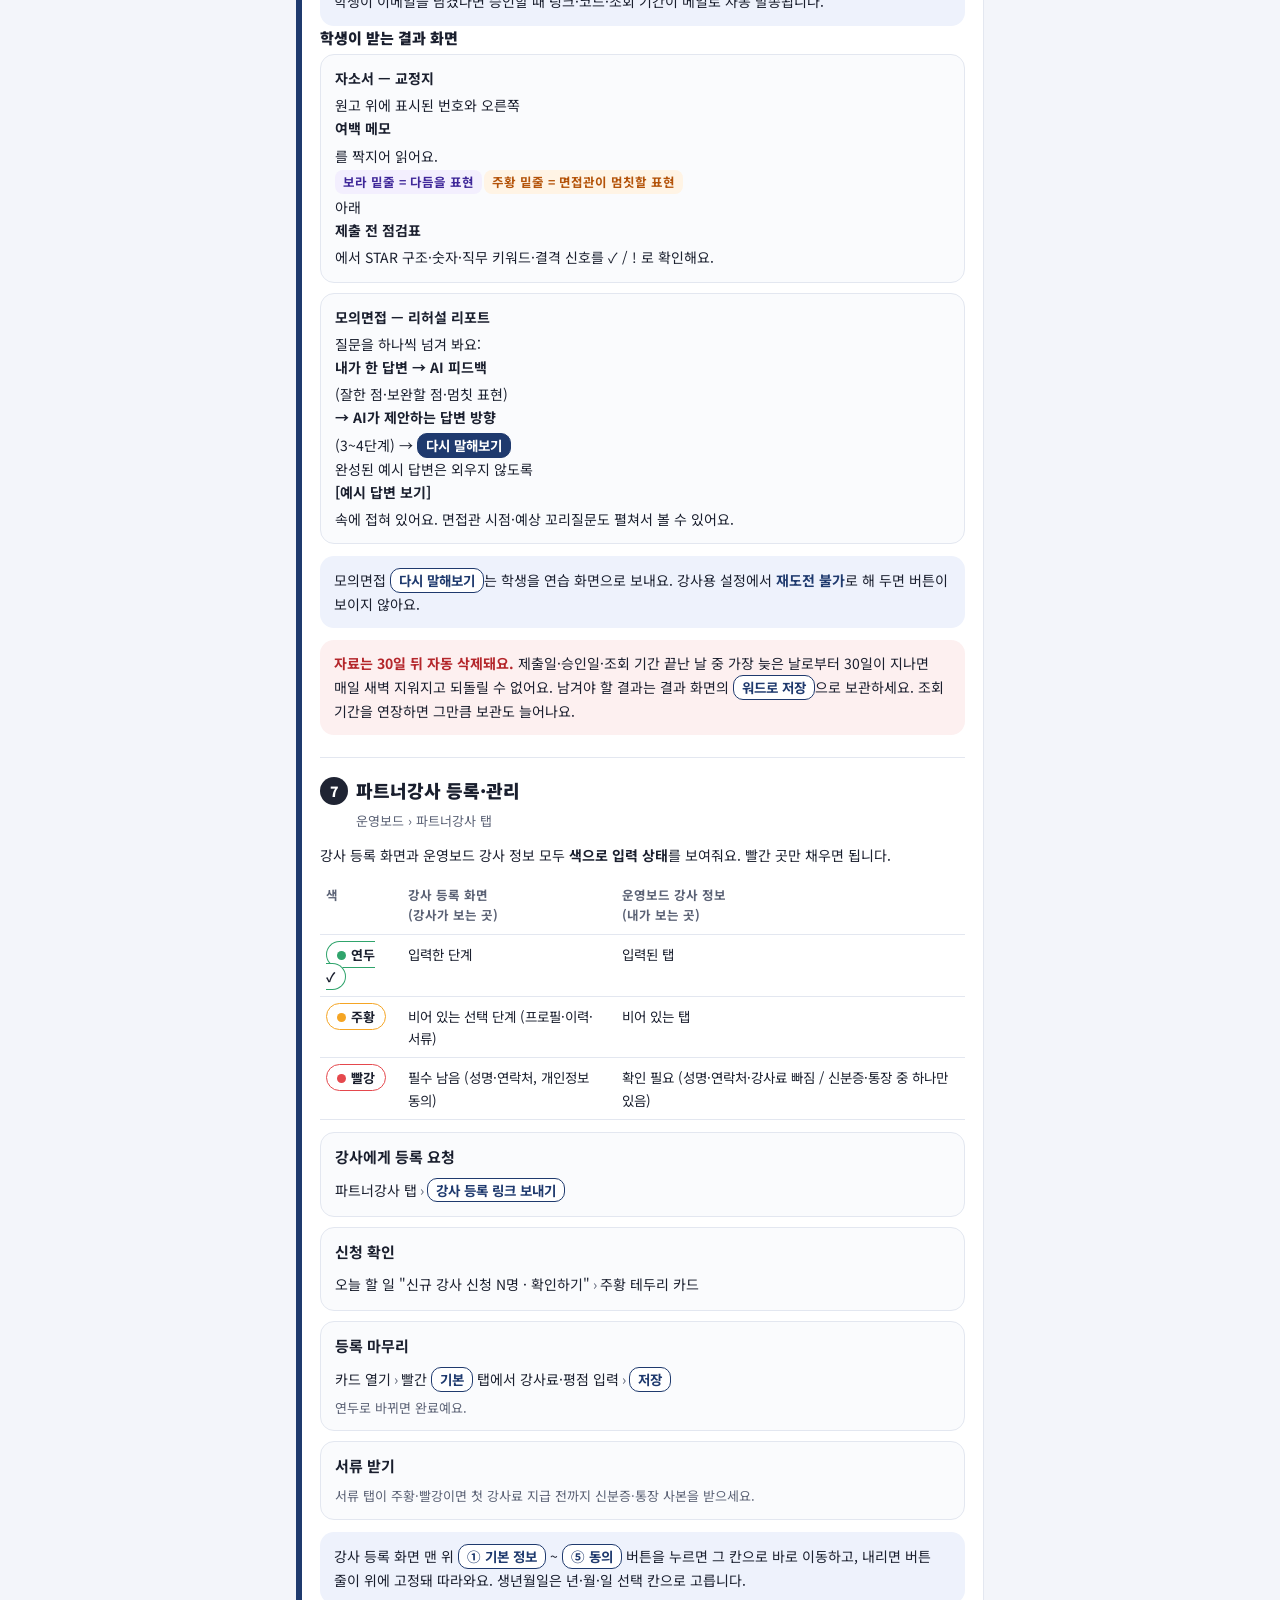
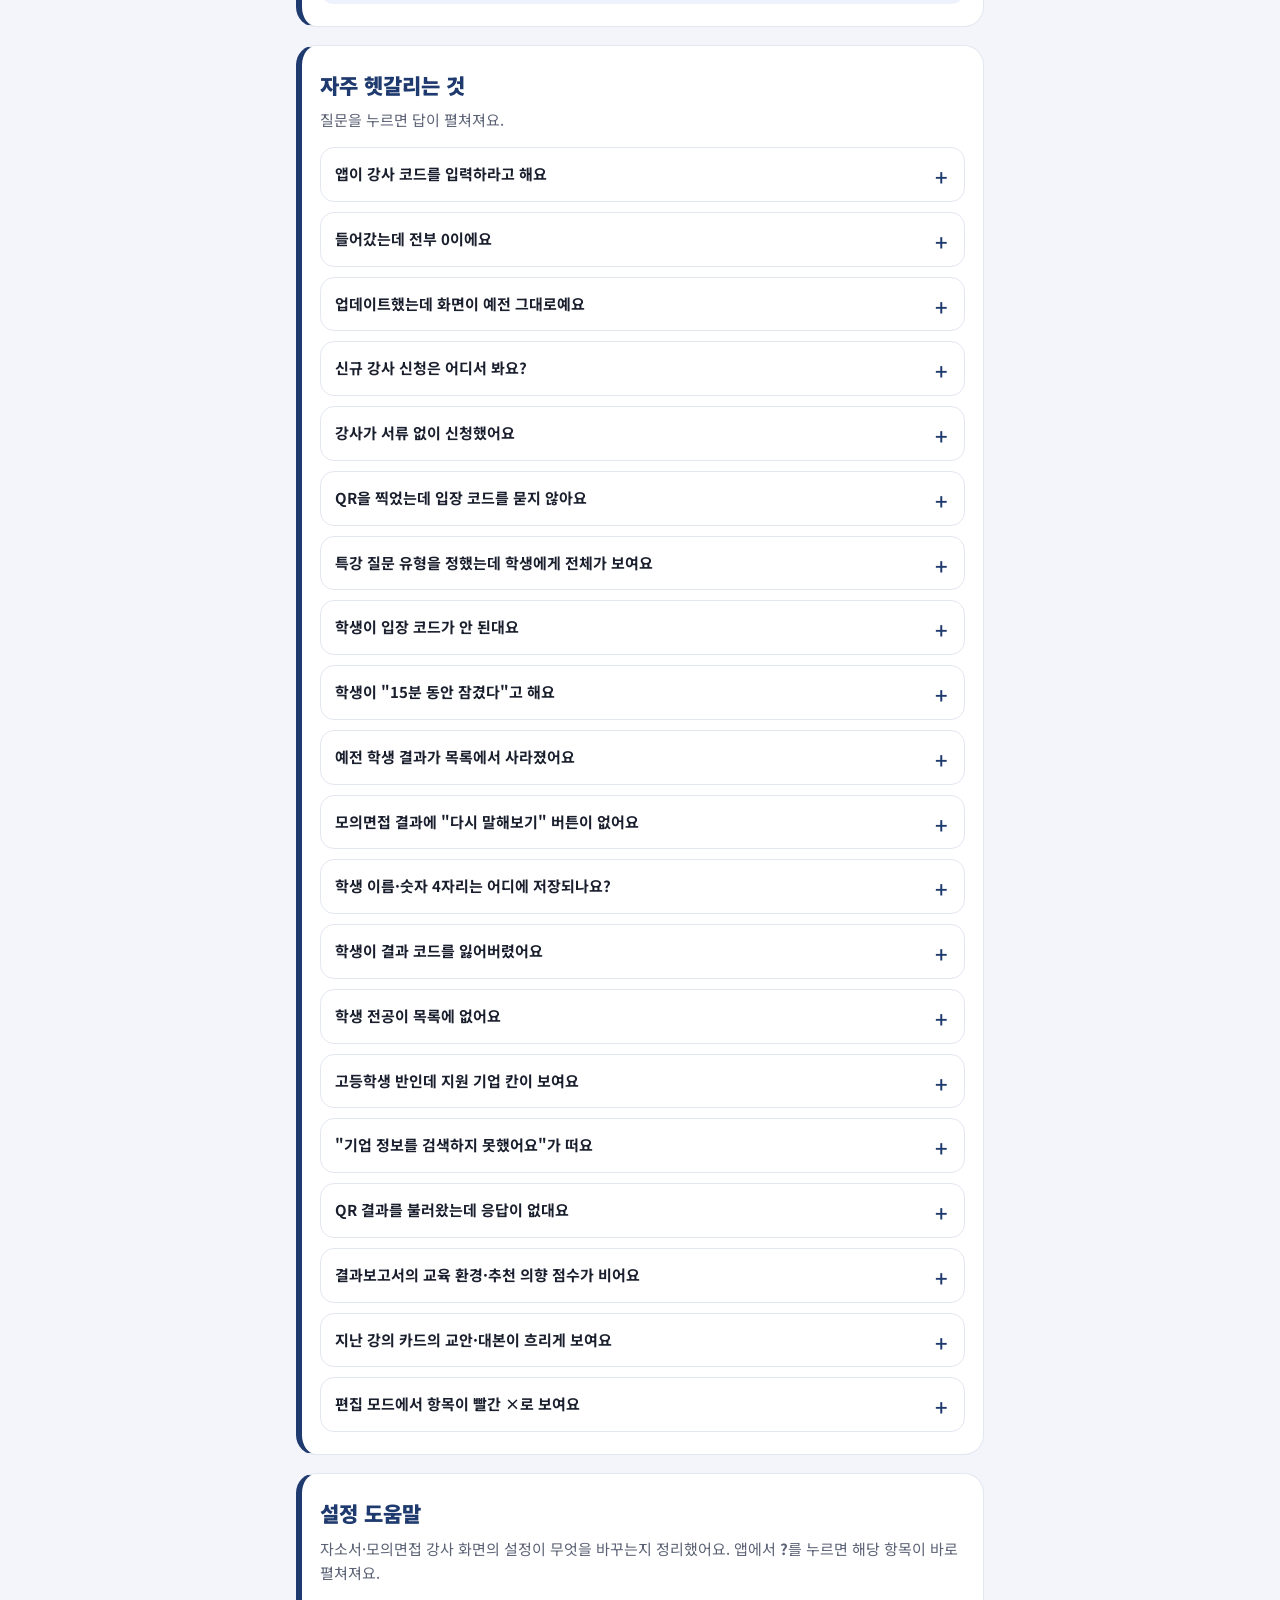
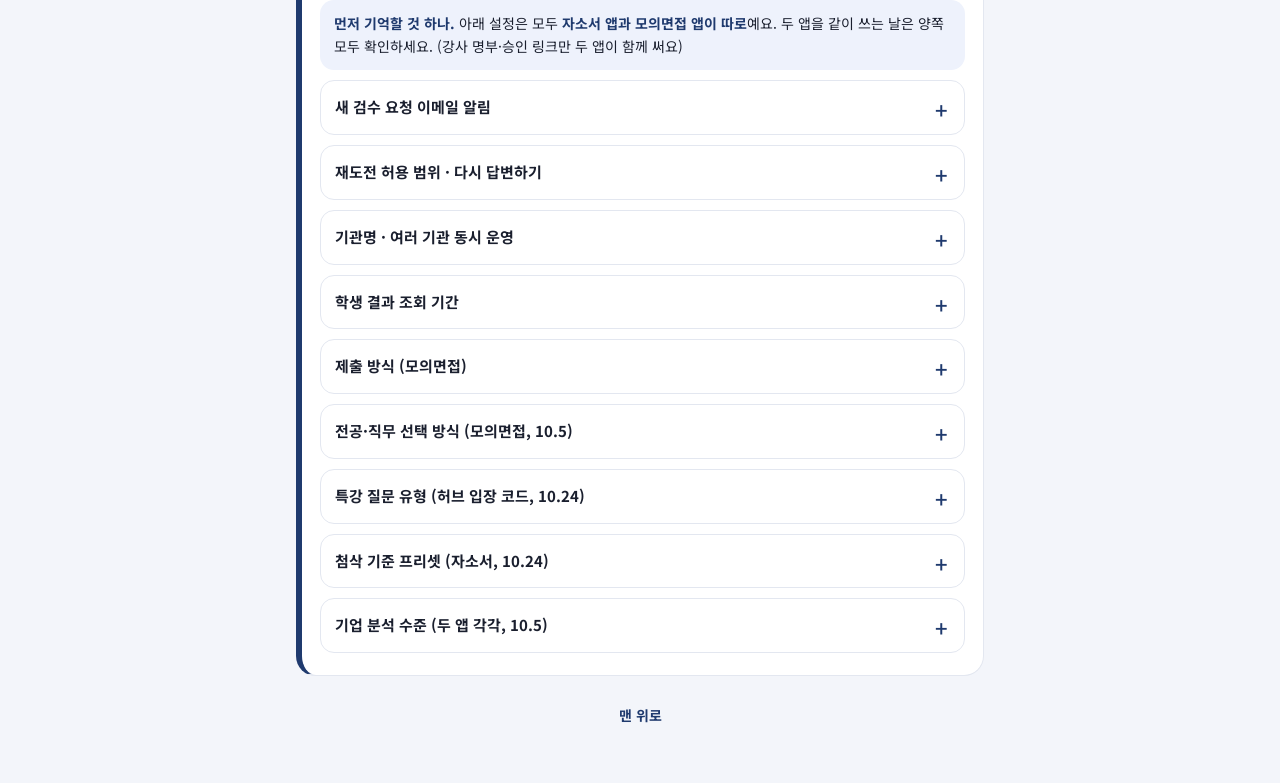
<file: manual.html>
<!DOCTYPE html>
<html lang="ko">
<head>
<meta charset="UTF-8">
<meta name="viewport" content="width=device-width, initial-scale=1, viewport-fit=cover">
<title>MOA FORMULA 강사 운영 매뉴얼</title>
<link rel="preconnect" href="https://fonts.googleapis.com">
<link rel="preconnect" href="https://fonts.gstatic.com" crossorigin>
<link href="https://fonts.googleapis.com/css2?family=Noto+Sans+KR:wght@400;500;700;900&display=swap" rel="stylesheet">
<style>
  :root{
    --navy:#1F3A6E; --bg:#F3F5FA; --card:#FFFFFF; --line:#E3E7F0;
    --text:#1A1F2E; --sub:#5B6275;
    --coral:#D9572B; --charcoal:#1F2433; --lime:#C0D904; --olive:#3D4500;
    --blue:#295BF2; --purple:#643DF2; --lcoral:#FCE9E1; --lcoral-t:#8A3517;
    --red:#E5484D; --yellow:#F5A524; --green:#30A46C;
    box-sizing:border-box;
    padding-bottom:env(safe-area-inset-bottom,0px);
  }
  *,*::before,*::after{box-sizing:inherit}
  html{scroll-padding-top:calc(env(safe-area-inset-top,0px) + 116px);scroll-behavior:smooth}
  body{margin:0;background:var(--bg);color:var(--text);
    font-family:"Noto Sans KR",-apple-system,"Apple SD Gothic Neo","Malgun Gothic",sans-serif;
    line-height:1.65;font-size:16px;-webkit-text-size-adjust:100%;word-break:keep-all}
  .wrap{max-width:720px;margin:0 auto;padding:0 16px 56px}

  /* 상단 고정: 네이비 줄 + 목차 */
  .sticky{position:sticky;top:0;z-index:10;background:var(--bg)}
  .topbar{background:var(--navy);color:#fff;padding-top:env(safe-area-inset-top,0px)}
  .topbar .in{max-width:720px;margin:0 auto;padding:12px 16px;display:flex;align-items:center;justify-content:space-between}
  .logo{font-weight:900;letter-spacing:.02em;font-size:17px}
  .hub-btn{color:#fff;text-decoration:none;font-weight:700;font-size:14px;
    border:1.5px solid rgba(255,255,255,.7);border-radius:12px;padding:6px 12px;display:inline-flex;align-items:center;min-height:44px}
  .toc{max-width:720px;margin:0 auto;display:flex;gap:8px;overflow-x:auto;padding:10px 16px;scrollbar-width:none}
  .toc::-webkit-scrollbar{display:none}
  .toc a{flex:0 0 auto;text-decoration:none;color:var(--navy);font-weight:700;font-size:14px;
    background:#fff;border:1.5px solid var(--navy);border-radius:999px;padding:6px 14px;display:inline-flex;align-items:center;min-height:44px}
  .toc a.on{background:var(--navy);color:#fff}

  .hero{padding:22px 0 4px}
  .hero h1{margin:0;font-size:26px;font-weight:900;color:var(--navy);line-height:1.3}
  .hero p{margin:6px 0 0;color:var(--sub);font-size:15px}

  /* 섹션 카드 */
  .card{background:var(--card);border:1px solid var(--line);border-left:6px solid var(--c,var(--navy));
    border-radius:20px;padding:22px 18px;margin-top:18px}
  .card h2{margin:0 0 6px;font-size:21px;font-weight:900;color:var(--navy)}
  .card .lead{margin:0 0 14px;color:var(--sub);font-size:15px}
  h3.sub{font-size:17px;font-weight:700;margin:24px 0 10px}

  /* 앱 목록 */
  .apps{list-style:none;margin:0;padding:0;display:grid;gap:10px}
  .app{border:1px solid var(--line);border-radius:14px;padding:12px 14px 12px 18px;position:relative;overflow:hidden}
  .app::before{content:"";position:absolute;left:0;top:0;bottom:0;width:6px;background:var(--c)}
  .row{display:flex;align-items:center;gap:8px;flex-wrap:wrap}
  .app b{font-size:16px}
  .who{font-size:12px;font-weight:700;border-radius:8px;padding:2px 8px;background:#F1F3F8;color:var(--sub)}
  .app p{margin:4px 0 0;font-size:14px;color:var(--sub)}

  .legend{display:grid;grid-template-columns:1fr 1fr;gap:10px}
  .btn{display:flex;align-items:center;justify-content:center;gap:6px;border-radius:14px;padding:12px 8px;font-weight:700;font-size:15px}
  .btn.fill{background:var(--navy);color:#fff;border:2px solid var(--navy)}
  .btn.line{background:#fff;color:var(--navy);border:2px solid var(--navy)}
  .legend small{display:block;text-align:center;color:var(--sub);font-size:13px;margin-top:6px}

  /* 세로 단계 */
  .flow{list-style:none;margin:6px 0 0;padding:0;counter-reset:s}
  .flow>li{position:relative;padding:0 0 16px 44px}
  .flow>li::before{counter-increment:s;content:counter(s);position:absolute;left:0;top:0;
    width:30px;height:30px;border-radius:50%;background:var(--navy);color:#fff;
    font-weight:700;font-size:14px;display:flex;align-items:center;justify-content:center}
  .flow>li::after{content:"";position:absolute;left:14px;top:32px;bottom:2px;width:2px;background:var(--line)}
  .flow>li:last-child::after{display:none}
  .flow b{display:block;font-size:16px}
  .flow span,.flow p{font-size:14px;color:var(--sub);margin:2px 0 0}
  .flow a{color:inherit;text-decoration:none}
  .dot{display:inline-block;width:10px;height:10px;border-radius:50%;background:var(--c);margin-right:6px;vertical-align:1px}

  /* 할 일 → 누를 곳 카드 */
  .tasks{display:grid;gap:10px}
  .task{border:1px solid var(--line);border-radius:14px;padding:12px 14px;background:#FAFBFD}
  .task .t{font-weight:700;font-size:15px;margin-bottom:6px}
  .task .when{display:inline-block;font-size:12px;font-weight:700;color:var(--navy);background:#E8EDFA;border-radius:8px;padding:1px 8px;margin-bottom:6px}
  .path{font-size:14px;color:var(--text);line-height:2}
  .path .ar{color:var(--sub);margin:0 3px}
  .task .note{font-size:13px;color:var(--sub);margin-top:4px}
  /* 버튼 이름 칩 */
  .k{display:inline-block;background:#fff;border:1.5px solid var(--navy);color:var(--navy);
    border-radius:10px;padding:0 8px;font-weight:700;font-size:13.5px;line-height:1.7;white-space:nowrap}
  .k.fill{background:var(--navy);color:#fff}

  /* 뜻 풀이 목록 */
  .defs{margin:0;display:grid;gap:8px}
  .defs div{display:grid;grid-template-columns:96px 1fr;gap:10px;font-size:14px;border-bottom:1px dashed var(--line);padding-bottom:8px}
  .defs div:last-child{border-bottom:0}
  .defs dt{font-weight:700}
  .defs dd{margin:0;color:var(--sub)}

  .chips{display:flex;flex-wrap:wrap;gap:6px}
  .chip{font-size:13px;font-weight:700;border-radius:999px;padding:3px 10px;border:1.5px solid var(--c);color:var(--text);background:#fff}
  .chip i{display:inline-block;width:9px;height:9px;border-radius:50%;background:var(--c);margin-right:5px;vertical-align:0}

  .tip{background:#EEF2FC;border-radius:14px;padding:12px 14px;font-size:14px;margin-top:12px}
  .tip b{color:var(--navy)}
  .warn{background:#FDF0F0;border-radius:14px;padding:12px 14px;font-size:14px;margin-top:12px}
  .warn b{color:#B4262B}

  /* 흐름별 소단원 */
  .step{border-top:1px solid var(--line);margin-top:22px;padding-top:18px}
  .step:first-of-type{border-top:0;margin-top:6px;padding-top:0}
  .step h3{display:flex;align-items:center;gap:8px;font-size:18px;font-weight:900;margin:0 0 4px}
  .step h3 .n{width:28px;height:28px;border-radius:50%;background:var(--c);color:var(--fc,#fff);font-size:14px;display:inline-flex;align-items:center;justify-content:center;flex:0 0 auto}
  #f1 h3 .n{background:#C24E26} /* 코랄 위 흰 숫자 대비 4.5:1 이상 (루미 2026-11-23) */
  .step .where{font-size:13px;color:var(--sub);margin:0 0 12px 36px}
  .mini{display:flex;flex-wrap:wrap;gap:6px;margin:4px 0 14px}
  .mini a{text-decoration:none;font-size:13px;font-weight:700;color:var(--navy);background:#E8EDFA;border-radius:999px;padding:4px 10px}

  table{width:100%;border-collapse:collapse;font-size:13.5px}
  th,td{text-align:left;padding:8px 6px;border-bottom:1px solid var(--line);vertical-align:top}
  th{color:var(--sub);font-weight:700;font-size:12.5px}
  .tbl{overflow-x:auto}

  /* FAQ 접기 */
  details{border:1px solid var(--line);border-radius:14px;margin-top:10px;background:#fff}
  summary{cursor:pointer;list-style:none;padding:14px 40px 14px 14px;font-weight:700;font-size:15px;position:relative}
  summary::-webkit-details-marker{display:none}
  summary::after{content:"+";position:absolute;right:16px;top:10px;font-size:22px;color:var(--navy);font-weight:500}
  details[open] summary::after{content:"−"}
  details .ans{padding:0 14px 14px;font-size:14px;color:var(--text)}
  .top-link{display:block;text-align:center;margin-top:28px;color:var(--navy);font-weight:700;text-decoration:none;font-size:14px}
  a:focus-visible,summary:focus-visible{outline:3px solid var(--blue);outline-offset:2px}
  @media (prefers-reduced-motion:reduce){html{scroll-behavior:auto}}
  .shot{border:1px solid var(--line);border-radius:14px;padding:12px 14px;background:#FAFBFD;font-size:14px}
  .shot b{display:block;margin-bottom:4px}
  .pill{display:inline-block;font-size:12.5px;font-weight:700;border-radius:8px;padding:2px 8px;margin:2px 2px 2px 0}
</style>
<script src="/staff-guard.js" data-mode="always" data-color="#1F3A6E" data-check="https://resume-feedback-app-phi.vercel.app/api/staff-check"></script>
</head>

<body>

<div class="sticky">
  <header class="topbar">
    <div class="in">
      <span class="logo">MOA FORMULA</span>
      <a class="hub-btn" href="/">← 허브</a>
    </div>
  </header>
  <nav class="toc" aria-label="목차">
    <a href="#s0" class="on">한눈에 보기</a>
    <a href="#s1">처음 한 번만</a>
    <a href="#s2">강의 흐름별 사용법</a>
    <a href="#s3">자주 헷갈리는 것</a>
    <a href="#s4">설정 도움말</a>
  </nav>
</div>

<main class="wrap" id="top">
  <section class="hero">
    <h1>강사 운영 매뉴얼</h1>
    <p>앱 지도, 강의 흐름별 사용법, 자주 헷갈리는 것을 한곳에 정리했어요. <b style="color:var(--navy)">2026.10 업데이트</b> — 허브 첫 화면·강의 입장 코드·새 결과 화면·30일 자동 삭제 · <b style="color:var(--navy)">10.5</b> 전공 직접 입력·기업 분석 수준</p>
  </section>

  <!-- 0. 한눈에 보기 -->
  <section class="card" id="s0">
    <h2>한눈에 보기</h2>
    <p class="lead">강의 한 건은 허브에서 시작해 7개 앱을 오가며 제안부터 사후관리까지 이어집니다. 색만 보면 어떤 앱인지 알 수 있어요.</p>
    <ul class="apps">
      <li class="app" style="--c:var(--navy)"><div class="row"><b>허브</b><span class="who">모두</span></div><p>모든 앱의 입구. 여기서 눌러 들어가면 강사 코드가 자동으로 붙어요.</p></li>
      <li class="app" style="--c:var(--coral)"><div class="row"><b>제안서 생성기</b><span class="who">강사</span></div><p>기관에 보낼 A4 제안서를 만들고, 운영보드에 강의로 등록해요.</p></li>
      <li class="app" style="--c:var(--charcoal)"><div class="row"><b>진로모아 운영보드</b><span class="who">강사·원장님</span></div><p>강의 일정, 준비현황, 강사 섭외, 콜시트, 견적서, 결과보고서.</p></li>
      <li class="app" style="--c:var(--lime)"><div class="row"><b>수강생 사후관리 트래커</b><span class="who">강사</span></div><p>만족도·소감 QR 설문, 수강생 개인관리, 기관별 실적.</p></li>
      <li class="app" style="--c:var(--blue)"><div class="row"><b>모의면접 시뮬레이터</b><span class="who">학생·강사</span></div><p>학생 모의면접 연습, 강사 검수.</p></li>
      <li class="app" style="--c:var(--purple)"><div class="row"><b>자소서·이력서 첨삭</b><span class="who">학생·강사</span></div><p>학생 자소서 첨삭, 결과 재발송, 조회 기간 연장.</p></li>
      <li class="app" style="--c:#E8A48C"><div class="row"><b>질문은행 자동확장</b><span class="who">강사</span></div><p>면접 질문 만들기.</p></li>
    </ul>

    <h3 class="sub">허브 첫 화면</h3>
    <div class="legend">
      <div><div class="btn fill">학생</div><small>이름 · 나만의 숫자 4자리 · <b>입장 코드</b></small></div>
      <div><div class="btn line">🔒 강사</div><small>승인 링크로 들어온 기기는 바로 입장</small></div>
    </div>
    <div class="tip"><b>강사님은 암호가 필요 없어요.</b> 원장님께 받은 승인 링크를 한 번 누르면 그 기기에 기억돼서, 다음부터는 허브에서 <span class="k">강사</span>만 누르면 들어가요. 잠금 화면의 암호 칸은 원장님 전용이에요.</div>

    <h3 class="sub">허브 버튼 읽는 법</h3>
    <div class="legend">
      <div><div class="btn fill">바로가기</div><small>학생용</small></div>
      <div><div class="btn line">🔒 바로가기</div><small>강사용</small></div>
    </div>

    <h3 class="sub">강의 한 건의 흐름</h3>
    <ol class="flow">
      <li><a href="#f1"><b>제안</b><span><i class="dot" style="--c:var(--coral)"></i>제안서 생성기</span></a></li>
      <li><a href="#f2"><b>준비</b><span><i class="dot" style="--c:var(--charcoal)"></i>운영보드 준비현황</span></a></li>
      <li><a href="#f3"><b>섭외·안내</b><span><i class="dot" style="--c:var(--charcoal)"></i>운영보드 콜시트</span></a></li>
      <li><a href="#f4"><b>현장</b><span><i class="dot" style="--c:var(--navy)"></i>허브 입장 코드 <i class="dot" style="--c:var(--lime);margin-left:8px"></i>트래커 QR</span></a></li>
      <li><a href="#f5"><b>마무리</b><span><i class="dot" style="--c:var(--charcoal)"></i>결과보고서·회고</span></a></li>
      <li><a href="#f6"><b>사후관리</b><span><i class="dot" style="--c:var(--purple)"></i>자소서 <i class="dot" style="--c:var(--blue);margin-left:8px"></i>모의면접</span></a></li>
    </ol>
  </section>

  <!-- 1. 처음 한 번만 -->
  <section class="card" id="s1">
    <h2>처음 한 번만</h2>
    <p class="lead">기기(휴대폰·PC)마다 허브에서 각 앱을 한 번씩 눌러 들어가면 준비가 끝납니다.</p>
    <ol class="flow">
      <li><b>원장님께 받은 승인 링크 누르기</b><p>허브가 열리면서 그 기기에 강사 정보가 저장돼요. 기기(휴대폰·PC)마다 한 번씩 눌러 주세요.</p></li>
      <li><b>허브를 홈 화면에 추가</b><p>moa-hub.vercel.app — 앱처럼 바로 열 수 있어요. 다음부터는 첫 화면에서 <span class="k">강사</span>만 누르면 돼요.</p></li>
      <li><b>허브에서 앱을 하나씩 눌러 들어가기</b><p>앱이 내 강사 코드를 그 기기에 기억해요. 다음부터는 주소만으로 열어도 코드를 묻지 않아요.</p></li>
      <li><b>운영보드를 열 때 접속 암호 한 번 입력</b><p>한 번 넣으면 그 기기에서 기억해요.</p></li>
      <li><b>돌아갈 땐 맨 위 <span class="k">← 허브</span></b><p>모든 앱 맨 위 네이비 줄에 있어요.</p></li>
    </ol>
    <div class="tip"><b>앱을 홈 화면에 따로 추가할 때</b><br>꼭 허브 버튼으로 들어간 화면에서 추가하세요. 주소를 직접 입력한 화면에서 추가하면 강사 코드가 빠진 주소가 저장될 수 있어요.</div>
    <div class="tip"><b>코드 확인</b><br>오른쪽 위에 "강사용 · 내 코드"가 맞게 표시되는지 한 번 확인하세요. 한 글자라도 다르면 빈 화면이 나와요.</div>
  </section>

  <!-- 2. 강의 흐름별 사용법 -->
  <section class="card" id="s2">
    <h2>강의 흐름별 사용법</h2>
    <p class="lead">각 단계에서 어느 앱의 어느 버튼을 누르면 되는지 정리했어요.</p>
    <div class="mini">
      <a href="#f1">① 제안</a><a href="#f2">② 준비</a><a href="#f3">③ 섭외·안내</a><a href="#f4">④ 현장</a><a href="#f5">⑤ 마무리</a><a href="#f6">⑥ 사후관리</a><a href="#f7">⑦ 파트너강사</a>
    </div>

    <!-- ① -->
    <div class="step" id="f1" style="--c:var(--coral)">
      <h3><span class="n">1</span>제안</h3>
      <p class="where">제안서 생성기</p>
      <div class="tasks">
        <div class="task"><div class="t">제안서 만들기</div>
          <div class="path">학교·기관명, 담당자 입력<span class="ar">›</span>교육 개요(대상·인원·제안 구성·총 교육 시간)와 기관 요청 사항 입력<span class="ar">›</span><span class="k">제안서 생성 / 미리보기 갱신</span><span class="ar">›</span><span class="k">인쇄 / PDF로 저장</span></div></div>
        <div class="task"><span class="when">10.29</span><div class="t">블록으로 조립하기</div>
          <div class="path">교육 구성 조립 <b>블록으로 조립하기</b> 체크<span class="ar">›</span>교육 목적 · 교육 시간 선택<span class="ar">›</span><span class="k fill">추천 조합으로 쌓기</span><span class="ar">›</span>블록 더하기·빼기, <b>짧게</b>/<b>깊게</b>, ↑↓ 순서<span class="ar">›</span><span class="k">인쇄 / PDF로 저장</span></div>
          <div class="note">블록은 학생 준비 순서 4단계(방향 잡기 · 경험 꺼내기 · 글로 쓰기 · 말로 하기)와 공통 블록으로, 단계마다 색이 달라요. 쌓기 판의 점선이 교육 시간 한도이고, 넘치면 빨간 빗금과 함께 줄이는 방법이 안내돼요. 휴식은 자동으로 들어가요. 쌓은 결과로 총 교육 시간이 채워지고, 자소서 조립·첨삭이나 모의면접 블록(AI 표시)이 있으면 AI 코칭 이용료가 자동으로 포함돼요. 제안서에는 3가지 구성 대신 <b>제안 교육 구성</b>(색 띠·시간표)과 <b>교육 결과물</b>이 들어가요. 체크를 끄면 예전처럼 직접 입력해요.</div></div>
        <div class="task"><div class="t">운영보드에 등록</div>
          <div class="path"><span class="k">📋 운영보드에 강의로 등록</span><span class="ar">›</span>기관명·학과·담당자가 채워진 새 강의가 열림<span class="ar">›</span>일정·주제 입력<span class="ar">›</span><span class="k">저장</span></div></div>
      </div>
      <div class="tip">단가는 비용 칸에서 제안서마다 바꿀 수 있어요(강사료·AI 코칭 이용료·보조강사·교재·워크북). 처음 값은 <span class="k">기본값 설정</span>에서 불러오고, 바꿔도 기본값은 그대로예요.</div>
      <div class="tip">총 교육 시간과 인원을 입력하면 예상 비용이 항목별 금액과 합계로 계산되어, 담당자께서 내부 결재에 그대로 활용하실 수 있어요. 기관 요청 사항에는 미팅·통화에서 들은 내용을 적으면 제안서의 '교육 배경'으로 들어가요.</div>
      <div class="tip">"구미대학교 물리치료과"처럼 쓰면 기관명과 학과를 알아서 나눠요. 같은 기관이 이미 문의·제안 단계로 있으면 중복 등록 전에 물어봐요.</div>
    </div>

    <!-- ② -->
    <div class="step" id="f2" style="--c:var(--charcoal)">
      <h3><span class="n">2</span>준비</h3>
      <p class="where">운영보드 › 준비현황 탭</p>
      <dl class="defs">
        <div><dt>맨 위 숫자 3칸</dt><dd>빨강 바로 확인 · 노랑 준비 중 · 초록 순조로움 강의 수</dd></div>
        <div><dt>오늘 할 일</dt><dd>이틀 안 마감이거나 지난 항목, 담당자 회신, 회고, 신규 강사 신청이 모여요. <b>위에서부터 처리</b>하면 됩니다.</dd></div>
        <div><dt>강의 카드</dt><dd>D-day, 신호등, 다음 할 일, 완성도 막대</dd></div>
        <div><dt>동그란 항목 버튼</dt><dd>누르면 완료(✓). 아래 작은 글씨가 마감일</dd></div>
      </dl>

      <h3 class="sub" style="font-size:15px">항목 버튼 색</h3>
      <div class="chips">
        <span class="chip" style="--c:var(--navy)"><i></i>남색 ✓ 완료</span>
        <span class="chip" style="--c:var(--yellow)"><i></i>노랑 이틀 안 마감</span>
        <span class="chip" style="--c:var(--red)"><i></i>빨강 마감 지남</span>
        <span class="chip" style="--c:#C4C9D4"><i></i>흐림 끝나서 필요 없음</span>
      </div>

      <h3 class="sub" style="font-size:15px">기본 마감 (강의일 기준)</h3>
      <div class="tbl"><table>
        <tr><th>항목</th><th>마감</th></tr>
        <tr><td>강의계획서</td><td>10일 전</td></tr>
        <tr><td>교안</td><td>7일 전</td></tr>
        <tr><td>현장 확인</td><td>5일 전</td></tr>
        <tr><td>대본 · 최종 안내</td><td>3일 전</td></tr>
        <tr><td>만족도 QR</td><td>1일 전</td></tr>
        <tr><td>교육일지</td><td>다음 날</td></tr>
      </table></div>

      <h3 class="sub" style="font-size:15px">항목 바꾸기</h3>
      <div class="task"><div class="path"><span class="k">항목 편집</span><span class="ar">›</span>빨간 × 누르면 삭제 / <span class="k">+ 항목 추가</span> / <span class="k">학교형으로</span> <span class="k">기관형으로</span><span class="ar">›</span><span class="k">편집 끝</span></div></div>
      <div class="warn"><b>주의</b> 편집 중 빨간 버튼은 누르면 지워져요. 체크는 편집을 끝낸 뒤에 하세요.</div>

      <h3 class="sub" style="font-size:15px">강의 유형 (자동 판단)</h3>
      <div class="tasks">
        <div class="task"><div class="t">학교형 <span class="who">대학교, 고등학교 등</span></div><div class="note">교안, 대본, 현장 확인, 최종 안내, 만족도 QR</div></div>
        <div class="task"><div class="t">기관형 <span class="who">센터, 고용, 재단, 공단, 복지관 등</span></div><div class="note">강의계획서, 교안, 대본, 현장 확인, 최종 안내, 만족도 QR, 교육일지</div></div>
      </div>
      <div class="tip">비슷한 강의(같은 기관이나 주제)를 열면 맨 위에 <b>📝 참고할 지난 강의 회고</b>가 나와요.</div>
    </div>

    <!-- ③ -->
    <div class="step" id="f3" style="--c:var(--charcoal)">
      <h3><span class="n">3</span>섭외·안내</h3>
      <p class="where">운영보드 › 강의 카드</p>
      <div class="tasks">
        <div class="task"><span class="when">강사 섭외할 때</span><div class="t">1차 배정 안내 (기관·일시·주제·강사료만)</div>
          <div class="path">강의 카드<span class="ar">›</span><span class="k">강사 콜시트 만들기</span><span class="ar">›</span><span class="k">카톡으로 보내기</span></div></div>
        <div class="task"><span class="when">강의 1주 전쯤</span><div class="t">담당자에게 현장 확인서 요청</div>
          <div class="path">강의 카드<span class="ar">›</span><span class="k">현장·급식</span> 탭<span class="ar">›</span><span class="k">카톡으로 요청</span></div></div>
        <div class="task"><span class="when">담당자 회신 도착</span><div class="t">최종 안내 (환경·식사·담당자 연락처 포함)</div>
          <div class="path">오늘 할 일 "회신 도착 · 보낼 차례"<span class="ar">›</span>콜시트<span class="ar">›</span><span class="k">카톡으로 보내기</span></div></div>
      </div>
      <div class="tip">회신이 오면 콜시트가 <b>최종 안내로 자동 작성</b>되고, "현장 확인"·"최종 안내" 항목도 자동 체크돼요. 전화로 확인했다면 콜시트 위 <span class="k">최종 안내</span> 버튼으로 바로 보내도 됩니다. 급식이 "해당 없음"이면 식대 칸은 숨겨지고 안내에도 나가지 않아요.</div>
      <h3 class="sub" style="font-size:15px">강사가 받는 화면</h3>
      <div class="tasks">
        <div class="task"><div class="t">1차 안내</div><div class="path"><span class="k">수락합니다</span> <span class="k">일정이 어렵습니다</span></div></div>
        <div class="task"><div class="t">최종 안내</div><div class="path"><span class="k">확인했습니다</span> <span class="k">일정 변동이 생겼습니다</span></div></div>
      </div>
      <div class="warn">거절이나 일정 변동은 운영보드에 <b>"강사 거절 · 재배정 필요"</b>로 떠요.</div>
    </div>

    <!-- ④ -->
    <div class="step" id="f4" style="--c:var(--lime);--fc:var(--olive)">
      <h3><span class="n">4</span>현장</h3>
      <p class="where">허브 › 강의 입장 코드 · 트래커 QR</p>
      <h3 class="sub" style="font-size:15px;margin-top:4px">강의 입장 코드 (학생이 허브에 들어오는 열쇠)</h3>
      <div class="tasks">
        <div class="task"><span class="when">강의 전</span><div class="t">코드 만들기</div>
          <div class="path">허브<span class="ar">›</span><span class="k">강사</span><span class="ar">›</span>맨 위 <b>강의 입장 코드</b> 카드<span class="ar">›</span>강의 이름 · 사용 기간(3시간 / 오늘 하루 / 3일 / 7일)<span class="ar">›</span>(특강이면) 질문 유형<span class="ar">›</span><span class="k fill">코드 만들기</span></div>
          <div class="note">4자리 숫자가 크게 떠요. 질문 유형은 아래 <b>특강 질문 유형</b>을 참고하세요.</div></div>
        <div class="task"><span class="when">강의 시작</span><div class="t">학생에게 알려주기</div>
          <div class="path"><span class="k fill">QR 크게 띄우기</span><span class="ar">›</span>화면에 띄워 학생이 찍기 (또는 <span class="k">안내 문구 복사</span><span class="ar">›</span>단톡방에 붙여넣기)</div>
          <div class="note">학생: QR 찍기 › 이름 · 나만의 숫자 4자리 · 개인정보 동의 › 입장. <b>입장 코드는 QR에 들어 있어 자동으로 채워져요.</b> 대표 코드가 아닌 코드는 <span class="k">⋯</span> 메뉴에 QR 버튼이 있어요.</div></div>
        <div class="task"><span class="when">강의 후 복습</span><div class="t">사용 기간 연장 (10.26)</div>
          <div class="path">코드 카드<span class="ar">›</span><span class="k">⋯</span><span class="ar">›</span><span class="k">1일 연장</span> · <span class="k">3일 연장</span> · <span class="k">7일로 연장</span></div>
          <div class="note">번호·QR·안내 문구·학생 기록은 변동 없이 끝나는 시각만 늘어나요. 지금부터 <b>최대 7일</b>까지 연장할 수 있고, 이미 끝난 코드는 연장할 수 없으니 끝나기 전에 눌러 주세요. 입장 코드는 <b>들어올 때만</b> 확인해요. 수업 뒤 학생이 다시 들어와 연습하게 하려면 그 기간까지 연장해 두세요.</div></div>
        <div class="task"><span class="when">강의 끝</span><div class="t">코드 끝내기</div>
          <div class="path"><span class="k">끝내기</span></div>
          <div class="note">안 눌러도 사용 기간이 지나면 자동으로 끝나요.</div></div>
      </div>
      <div class="tip"><b>학생 제출은 코드를 만든 강사님께 가요.</b> 내가 만든 코드로 들어온 학생의 자소서·모의면접은 내 검수 대기함으로 바로 들어와요. 앱별 QR 대신 <b>허브 QR 하나</b>로 안내해 주세요 (교실 게시용 안내문은 원장님께 받으세요).</div>
      <div class="warn"><b>조립기·STAR 경험카드·나의 시간 설계도는 강의 시간에만 열려요 (10.27).</b> 허브에서 강의 입장 코드로 들어온 학생에게 코드 사용 기간 동안만 열리고, 주소로 바로 들어오거나 기간이 끝나면 "강의 시간에만 이용할 수 있습니다" 안내가 보여요. 강사 확인을 마친 기기에서는 언제든 열려 수업 준비·시연에 쓸 수 있어요. 시간 설계도는 허브 앱 목록의 <b>대학생용</b>·<b>고등학생용</b> 버튼으로 들어와야 열리고(강사 확인 후 누르면 12시간 동안, 수업 모드를 연 적 있는 기기는 언제든), 2주 실천 체크 화면은 잠기지 않아요. 수업 모드 QR만으로 들어온 학생은 열리지 않으니 허브 QR로 안내해 주세요.</div>
      <div class="tip"><b>일주일 자유시간은 「내 일주일 자유시간 찾기」로 함께 계산해요 (10.29).</b> 나의 시간 설계도 <b>진</b> 단계의 일주일 자유시간 아래 상자를 열어 수면·수업(학교)·알바(학원·과외)·이동·식사 시간을 적으면, 168시간 막대에 남는 자유시간이 보여요. <b>이 시간으로 정하기</b>를 누르면 졸업까지 내 자유시간이 바로 바뀌어요.</div>
      <div class="tip"><b>시간 설계도도 허브 QR 하나로 모여요 (10.28).</b> 학생이 허브 입장 코드로 들어와 <b>나의 시간 설계도</b>를 쓰면 그 반의 시간 지도에 자동으로 집계돼요. 수업 모드 QR을 따로 띄우지 않아도 돼요. 강사 화면 입장 코드 티켓의 <b>우리 반 시간 지도</b>(다른 코드는 <b>⋯</b> 안)를 누르면 반 지도·진행 현황·2주 체크 결과가 열려요. 처음 한 번 연 화면은 수업 모드 <b>최근 수업</b>에 남아, 코드가 끝난 뒤 2주 체크 결과도 볼 수 있어요.</div>
      <div class="tip"><b>앱 목록은 학생 준비 흐름 4단계 순서예요 (10.28).</b> ① 나의 시간 설계도 → ② STAR 경험카드 → ③ 자기소개서(자소서 프롬프트 조립기 · 자소서 첨삭) → ④ 면접(1분 자기소개 조립기 · 모의면접). 특강 주제에 맞는 단계만 골라 안내해 주세요. 참여 집계는 강사 화면에서만 보여요.</div>
      <h3 class="sub" style="font-size:15px">자소서 프롬프트 조립기 · 일반용 (10.26)</h3>
      <div class="tasks">
        <div class="task"><span class="when">강의 시작</span><div class="t">학생에게 주소 안내하기</div>
          <div class="path">허브 <span class="k">QR 크게 띄우기</span>로 학생 입장<span class="ar">›</span>앱 목록 <b>자소서 프롬프트 조립기</b><span class="ar">›</span>지원 직무·분량 고르기<span class="ar">›</span>항목별 메모 입력<span class="ar">›</span><span class="k fill">프롬프트 복사</span><span class="ar">›</span>사용하는 AI에 붙여넣기</div>
          <div class="note">학교·계열에 상관없이 쓸 수 있는 일반용입니다. 강의 입장 코드의 사용 기간에만 열리고(10.27), 입력한 내용은 서버에 저장되지 않습니다.</div></div>
        <div class="task"><span class="when">STAR 다음</span><div class="t">STAR 카드를 자소서 메모로 이어 쓰기 (10.29)</div>
          <div class="path">자소서 프롬프트 조립기<span class="ar">›</span><b>③ 학교생활·사회경험</b><span class="ar">›</span><span class="k fill">STAR 경험카드에서 불러오기</span><span class="ar">›</span>카드 고르기</div>
          <div class="note">같은 휴대폰에서 정리한 STAR 카드의 경험 이름·역할·상황, 행동, 결과, 배운 점이 어디서·한 일·성과·연결 칸에 들어갑니다. 같은 경험을 두 번 쓰지 않도록 STAR 경험카드 다음 순서로 안내해 주세요.</div></div>
      </div>
      <h3 class="sub" style="font-size:15px">STAR 경험카드 (10.27)</h3>
      <div class="tasks">
        <div class="task"><span class="when">실습 시간</span><div class="t">경험 정리부터 STAR 초안까지</div>
          <div class="path">허브 <span class="k">QR 크게 띄우기</span>로 학생 입장<span class="ar">›</span>앱 목록 <b>STAR 경험카드</b><span class="ar">›</span>채용공고 읽기(업무·필요 역량 2개씩)<span class="ar">›</span>경험 꺼내기(5개)<span class="ar">›</span>역량 연결<span class="ar">›</span>STAR 카드 작성(자동 점검)<span class="ar">›</span><span class="k fill">STAR 카드 복사</span><span class="ar">›</span>7일 실행 카드 <span class="k">내 캘린더에 넣기</span></div>
          <div class="note">강의 입장 코드의 사용 기간에만 열리고(10.27), 입력한 내용은 학생 휴대폰에만 저장됩니다(서버 저장 없음). 기간이 끝나도 저장 내용은 남아 다음 강의 때 이어서 볼 수 있습니다. 워크시트 대신 쓸 수 있어 인쇄가 필요 없고, 공고에서 적은 필요 역량은 역량 연결 단계에 바로 나타납니다. 자동 점검은 S 분량, '우리'와 '내 역할' 구분, A의 추상적 표현, 결과 유무를 확인합니다. <b>STAR 카드 단계(10.28 개선)</b>: 공고 역량과 가장 잘 맞는 경험 1개만 카드로 만듭니다. 앞에서 적은 어려웠던 점·내 역할·역량이 S·T·배운 점에 미리 채워지고, A(행동)는 역량별 행동 버튼과 '먼저·그다음·마지막으로' 세 칸, R(결과)은 결과 유형 버튼으로 문장을 시작합니다. 학생은 ○○ 자리와 무엇을·어떻게만 채우면 되며, 남은 ○○ 자리는 자동 점검이 알려 줍니다.</div></div>
      </div>
      <h3 class="sub" style="font-size:15px">1분 자기소개 조립기 (10.26)</h3>
      <div class="tasks">
        <div class="task"><span class="when">강의 시작</span><div class="t">학생에게 주소 안내하기</div>
          <div class="path">허브 <span class="k">QR 크게 띄우기</span>로 학생 입장<span class="ar">›</span>앱 목록 <b>1분 자기소개 조립기</b><span class="ar">›</span>노트의 4칸 메모를 옮겨 적기<span class="ar">›</span><span class="k fill">프롬프트 복사</span><span class="ar">›</span>사용하는 AI에 붙여넣기</div>
          <div class="note">강의 입장 코드의 사용 기간에만 열리고(10.27), 입력한 내용은 서버에 저장되지 않습니다. 결과물은 공백 포함 300자 안팎의 1분 자기소개입니다.</div></div>
      </div>
      <h3 class="sub" style="font-size:15px">참여 집계 (10.26)</h3>
      <div class="tasks">
        <div class="task"><span class="when">수업 중</span><div class="t">참여한 학생에게 점수 쌓기</div>
          <div class="path">허브 <b>참여 집계</b><span class="ar">›</span>반·회차 고르기<span class="ar">›</span>학생 이름 누르기<span class="ar">›</span>발표·질문·답변·피드백·짝 도움·과제 버튼<span class="ar">›</span><span class="k">집계 보기</span>에서 시상 후보 확인</div>
          <div class="note">명단과 점수는 이 기기와 운영보드 서버에 함께 저장되며, 마지막 저장 후 30일이 지나면 서버에서 자동 삭제됩니다. 화면 위쪽에 저장 상태가 표시됩니다. 시상이 끝나면 <b>이 반 지우기</b>로 바로 삭제할 수 있고, <b>백업 받기</b> 파일은 별도로 보관해 주세요.</div></div>
      </div>
      <h3 class="sub" style="font-size:15px">특강 질문 유형 (10.24)</h3>
      <div class="tasks">
        <div class="task"><span class="when">코드 만들 때</span><div class="t">한 가지 유형만 쓰게 하기</div>
          <div class="path">허브<span class="ar">›</span>강의 입장 코드<span class="ar">›</span><b>자소서 문항 유형</b> · <b>모의면접 질문 유형</b><span class="ar">›</span>전체 또는 한 가지<span class="ar">›</span><span class="k fill">코드 만들기</span></div>
          <div class="note">예: 자소서 <b>성장과정</b> · 모의면접 <b>지원동기</b>. 그 코드(QR)로 들어온 학생에게만 적용되고, 화면 위에 "오늘 특강은 ○○ 질문으로 진행합니다"가 보여요. 센터 강의 카드에서 코드를 만들 때도 같은 칸이 있어요.</div></div>
        <div class="task"><span class="when">띄우기 전</span><div class="t">설정 확인</div>
          <div class="path">코드 아래 표시 (예: 자소서: 성장과정만 · 모의면접: 지원동기만) 또는 <span class="k">QR 크게 띄우기</span> 화면 제목</div>
          <div class="note">같은 날 여러 특강도 코드마다 따로 적용돼요.</div></div>
        <div class="task"><span class="when">코드 만들 때</span><div class="t">센터 안내 숨기기 (10.31)</div>
          <div class="path">허브<span class="ar">›</span>강의 입장 코드<span class="ar">›</span>질문 유형 아래 <b>센터 안내 숨기기</b> 체크<span class="ar">›</span><span class="k fill">코드 만들기</span></div>
          <div class="note">학생 화면(STAR 경험카드·자소서 프롬프트 조립기·시간 설계도의 마지막 단계)과 내려받는 첨삭·모의면접 결과 파일에는 진로모아커리어센터 안내(인스타그램·카카오톡 채널, 파일에는 네이버 예약 포함)가 기본으로 보여요. 기관에서 센터 안내를 원하지 않으면 이 칸을 체크해 코드를 만들어 주세요. 그 코드로 들어온 학생에게는 안내가 보이지 않고, 코드 목록에 '센터 안내 숨김'으로 표시돼요.</div></div>
        <div class="task"><span class="when">코드 만들 때</span><div class="t">바로 결과로 정하기 (10.28)</div>
          <div class="path">허브<span class="ar">›</span>강의 입장 코드<span class="ar">›</span>질문 유형 아래 <b>바로 결과</b> 체크<span class="ar">›</span><span class="k fill">코드 만들기</span></div>
          <div class="note">그 코드로 들어온 학생의 자소서 첨삭은 강사 검수를 거치지 않고, 제출 직후 AI 첨삭 결과가 학생 화면에 바로 열려요. 검수 대기함에는 쌓이지 않고 첨삭 앱 강사 화면 완료 목록에 '바로 결과'로 표시돼요. 일반 특강처럼 현장에서 바로 결과를 보여 줄 때 쓰고, 꼼꼼한 첨삭이 필요한 강의는 체크하지 않아요. 이미 만든 코드에는 적용되지 않으니 새 코드를 만들어 주세요.</div></div>
        <div class="task"><span class="when">코드 만들 때</span><div class="t">학생당 1회로 정하기 (10.27)</div>
          <div class="path">허브<span class="ar">›</span>강의 입장 코드<span class="ar">›</span>질문 유형 아래 <b>학생당 1회</b> 체크<span class="ar">›</span><span class="k fill">코드 만들기</span></div>
          <div class="note">그 코드로 들어온 학생은 자소서 첨삭·모의면접 AI 피드백과 도움 기능(메모로 초안, 답변 뼈대 잡기, 꼬리질문, 다듬기)을 각각 한 번만 이용해요. 학생은 입장할 때 쓴 이름과 숫자 4자리로 구분되며, AI 처리가 실패하면 횟수가 차감되지 않아요. 코드 아래에 설정이 늘 표시돼요. 체크한 코드는 진한 테두리로 "학생당 1회"·"바로 결과", 체크하지 않은 코드는 연한 글씨로 "횟수 제한 없음"·"강사 검수 후 결과"가 보여요. 1회성 특강처럼 비용 관리가 필요할 때 쓰고, 정규 수업은 체크하지 않아요.</div></div>
        <div class="task"><span class="when">강의 전</span><div class="t">학생 화면 미리 보기 (11.01)</div>
          <div class="path">허브<span class="ar">›</span>강사 확인<span class="ar">›</span><span class="k fill">자소서 첨삭</span></div>
          <div class="note">강사 확인을 마친 기기에서는 학생 화면을 미리 보거나 시연할 때 기기별 제출 횟수 제한이 적용되지 않아요. 화면 위에 "강사 확인이 된 기기입니다"가 보이면 횟수와 관계없이 제출해 보실 수 있어요. 학생 기기에는 기존 제한이 그대로 적용돼요.</div></div>
      </div>
      <div class="warn"><b>특강 질문 유형은 허브 QR로 들어온 학생에게만 적용돼요.</b> 자소서·모의면접 앱 강사 화면의 QR은 앱으로 바로 들어가서 입장 코드와 질문 유형이 적용되지 않아요. 특강에서는 허브의 <span class="k">QR 크게 띄우기</span>를 써 주세요.</div>
      <div class="warn"><b>코드가 없으면 학생이 허브에 들어올 수 없어요.</b> 강의 전에 꼭 만들어 두세요. 강사님은 본인이 만든 코드만 보고 끝낼 수 있어요.</div>
      <h3 class="sub" style="font-size:15px">대상에 맞게 앱 설정 (10.5)</h3>
      <div class="tasks">
        <div class="task"><span class="when">강의 전날</span><div class="t">전공 선택 방식</div>
          <div class="path">모의면접<span class="ar">›</span><span class="k">강사 설정</span><span class="ar">›</span>오늘 수업<span class="ar">›</span>전공·직무 선택 방식</div>
          <div class="note">한 학과 수업은 <b>프리셋만</b>, 지원처가 제각각인 캠프·개인 코칭은 <b>직접 입력만</b>. 수업 뒤 <b>키워드 TOP</b>에서 자주 나온 전공을 패키지로 추가해요.</div></div>
        <div class="task"><span class="when">강의 전날</span><div class="t">기업 분석 수준</div>
          <div class="path">모의면접 오늘 수업 · 자소서 알림 설정<span class="ar">›</span><span class="k">끔</span> / <span class="k">기본</span> / <span class="k">심화</span></div>
          <div class="note">고등학생·1회성 특강은 <b>끔</b>, 일반 대학 수업은 <b>기본</b>, 취업 직전 반은 <b>심화</b>(인재상·최근 이슈 실시간 검색). 두 앱은 따로 정해요. 네이버 유료 고객은 자동 심화.</div></div>
      </div>
      <div class="tip">심화 수업에선 "기업 카드를 보고 <b>내 경험 하나와 연결</b>해 보세요" 한마디면 충분해요. 카드는 검색 요약이라 학생에게 출처와 채용공고를 꼭 직접 확인하게 해 주세요.</div>
      <h3 class="sub" style="font-size:15px">만족도 QR</h3>
      <ol class="flow">
        <li><b>QR 만들기</b><p>트래커 › 진로모아관리 › <span class="k">+ 프로그램(강의) 추가</span> › 기관명·강의명·날짜 저장 → QR이 생겨요.</p></li>
        <li><b>강의 마무리 5분 전 QR 띄우기</b><p>"오늘 새롭게 알게 된 점 한 문장만 적어주세요"</p></li>
        <li><b>학생 익명 제출</b><p>별점 3개 + 소감 필수(5자 이상)</p></li>
      </ol>
    </div>

    <!-- ⑤ -->
    <div class="step" id="f5" style="--c:var(--charcoal)">
      <h3><span class="n">5</span>마무리</h3>
      <p class="where">운영보드 결과보고서 · 회고</p>
      <ol class="flow">
        <li><b>설문 주소 복사</b><p>트래커 프로그램 화면 › QR 아래 <span class="k">설문 주소 복사 (운영보드 연결용)</span></p></li>
        <li><b>결과 불러오기</b><p>운영보드 강의 › <span class="k">내용·결과</span> 탭 › 연두색 상자에 붙여넣기 › <span class="k">QR 결과 불러오기</span> › <span class="k">저장</span></p></li>
        <li><b>결과보고서 확인</b><p>같은 화면 <span class="k">결과보고서</span> — 응답 수·만족도 표·소감이 채워져 있어요.</p></li>
        <li><b>회고 5분 메모</b><p>오늘 할 일 "회고 · 5분 메모하기" — 잘 된 점 / 반응 좋았던 부분 / 다음에 바꿀 점 (나만 보는 메모)</p></li>
      </ol>
      <div class="tip">주소는 한 번 넣으면 저장돼요. 응답이 더 들어오면 <span class="k">QR 결과 불러오기</span>만 다시 누르세요.</div>
    </div>

    <!-- ⑥ -->
    <div class="step" id="f6" style="--c:var(--purple)">
      <h3><span class="n">6</span>사후관리</h3>
      <p class="where">자소서 첨삭 › 강사용 › 완료된 첨삭 목록</p>
      <div class="tasks">
        <div class="task"><div class="t">학생이 코드·링크를 잃어버림</div><div class="path"><span class="k">학생에게 다시 보내기</span></div><div class="note">링크와 확인코드가 함께 나가요.</div></div>
        <div class="task"><div class="t">링크만 필요</div><div class="path"><span class="k">학생 링크 복사</span></div></div>
        <div class="task"><div class="t">조회 기간이 끝남</div><div class="path"><span class="k">조회 기간 연장</span><span class="ar">›</span>며칠 더 열지 숫자 입력<span class="ar">›</span><span class="k">학생에게 다시 보내기</span></div><div class="note">0을 넣으면 기간 제한이 없어요.</div></div>
      </div>
      <div class="tip">목록은 처음에 <b>전체 (한 목록으로 보기)</b>로 열려 방금 승인한 학생이 맨 위에 보여요. 전공별로 나눠 보려면 <b>전공(첨삭 기준) 필터</b>에서 <b>전체 (전공별로 묶어보기)</b>를 고르세요. 확인코드는 목록의 날짜 옆에 보여요. 학생이 이메일을 남겼다면 승인할 때 링크·코드·조회 기간이 메일로 자동 발송됩니다.</div>

      <h3 class="sub" style="font-size:15px">학생이 받는 결과 화면</h3>
      <div class="tasks">
        <div class="shot"><b>자소서 — 교정지</b>
          원고 위에 표시된 번호와 오른쪽 <b>여백 메모</b>를 짝지어 읽어요.<br>
          <span class="pill" style="background:#F3EFFE;color:#3F2799">보라 밑줄 = 다듬을 표현</span><span class="pill" style="background:#FFF4E5;color:#B45309">주황 밑줄 = 면접관이 멈칫할 표현</span><br>
          아래 <b>제출 전 점검표</b>에서 STAR 구조·숫자·직무 키워드·결격 신호를 ✓ / ! 로 확인해요.</div>
        <div class="shot"><b>모의면접 — 리허설 리포트</b>
          질문을 하나씩 넘겨 봐요: <b>내가 한 답변 → AI 피드백</b>(잘한 점·보완할 점·멈칫 표현) <b>→ AI가 제안하는 답변 방향</b>(3~4단계) → <span class="k fill">다시 말해보기</span><br>
          완성된 예시 답변은 외우지 않도록 <b>[예시 답변 보기]</b> 속에 접혀 있어요. 면접관 시점·예상 꼬리질문도 펼쳐서 볼 수 있어요.</div>
      </div>
      <div class="tip">모의면접 <span class="k">다시 말해보기</span>는 학생을 연습 화면으로 보내요. 강사용 설정에서 <b>재도전 불가</b>로 해 두면 버튼이 보이지 않아요.</div>
      <div class="warn"><b>자료는 30일 뒤 자동 삭제돼요.</b> 제출일·승인일·조회 기간 끝난 날 중 가장 늦은 날로부터 30일이 지나면 매일 새벽 지워지고 되돌릴 수 없어요. 남겨야 할 결과는 결과 화면의 <span class="k">워드로 저장</span>으로 보관하세요. 조회 기간을 연장하면 그만큼 보관도 늘어나요.</div>
    </div>

    <!-- ⑦ -->
    <div class="step" id="f7" style="--c:var(--charcoal)">
      <h3><span class="n">7</span>파트너강사 등록·관리</h3>
      <p class="where">운영보드 › 파트너강사 탭</p>
      <p style="font-size:14px;margin:0 0 10px">강사 등록 화면과 운영보드 강사 정보 모두 <b>색으로 입력 상태</b>를 보여줘요. 빨간 곳만 채우면 됩니다.</p>
      <div class="tbl"><table>
        <tr><th>색</th><th>강사 등록 화면<br>(강사가 보는 곳)</th><th>운영보드 강사 정보<br>(내가 보는 곳)</th></tr>
        <tr><td><span class="chip" style="--c:var(--green)"><i></i>연두 ✓</span></td><td>입력한 단계</td><td>입력된 탭</td></tr>
        <tr><td><span class="chip" style="--c:var(--yellow)"><i></i>주황</span></td><td>비어 있는 선택 단계 (프로필·이력·서류)</td><td>비어 있는 탭</td></tr>
        <tr><td><span class="chip" style="--c:var(--red)"><i></i>빨강</span></td><td>필수 남음 (성명·연락처, 개인정보 동의)</td><td>확인 필요 (성명·연락처·강사료 빠짐 / 신분증·통장 중 하나만 있음)</td></tr>
      </table></div>
      <div class="tasks" style="margin-top:12px">
        <div class="task"><div class="t">강사에게 등록 요청</div><div class="path">파트너강사 탭<span class="ar">›</span><span class="k">강사 등록 링크 보내기</span></div></div>
        <div class="task"><div class="t">신청 확인</div><div class="path">오늘 할 일 "신규 강사 신청 N명 · 확인하기"<span class="ar">›</span>주황 테두리 카드</div></div>
        <div class="task"><div class="t">등록 마무리</div><div class="path">카드 열기<span class="ar">›</span>빨간 <span class="k">기본</span> 탭에서 강사료·평점 입력<span class="ar">›</span><span class="k">저장</span></div><div class="note">연두로 바뀌면 완료예요.</div></div>
        <div class="task"><div class="t">서류 받기</div><div class="note">서류 탭이 주황·빨강이면 첫 강사료 지급 전까지 신분증·통장 사본을 받으세요.</div></div>
      </div>
      <div class="tip">강사 등록 화면 맨 위 <span class="k">① 기본 정보</span> ~ <span class="k">⑤ 동의</span> 버튼을 누르면 그 칸으로 바로 이동하고, 내리면 버튼 줄이 위에 고정돼 따라와요. 생년월일은 년·월·일 선택 칸으로 고릅니다.</div>
    </div>
  </section>

  <!-- 3. 자주 헷갈리는 것 -->
  <section class="card" id="s3">
    <h2>자주 헷갈리는 것</h2>
    <p class="lead">질문을 누르면 답이 펼쳐져요.</p>
    <details><summary>앱이 강사 코드를 입력하라고 해요</summary><div class="ans">코드 없는 주소로 열었을 때예요. 허브 버튼으로 한 번 들어가면 그 기기에서 기억해요.</div></details>
    <details><summary>들어갔는데 전부 0이에요</summary><div class="ans">오른쪽 위 코드 철자를 확인하세요 (예: jinromoa ↔ jiromoa). 허브 버튼으로 다시 들어가면 맞는 코드로 열려요.</div></details>
    <details><summary>업데이트했는데 화면이 예전 그대로예요</summary><div class="ans">1~2분 기다린 뒤 새로고침하세요. PC는 Ctrl + Shift + R, 휴대폰 홈 화면 앱은 완전히 껐다 켜기.</div></details>
    <details><summary>신규 강사 신청은 어디서 봐요?</summary><div class="ans">준비현황 오늘 할 일의 "신규 강사 신청 N명 · 확인하기" › 파트너강사 탭. 카드를 열어 강사료·평점 입력 후 <span class="k">저장</span>하면 등록 완료예요.</div></details>
    <details><summary>강사가 서류 없이 신청했어요</summary><div class="ans">성명·연락처·동의만 필수예요. 강사 카드에 "서류 미제출"로 표시되니, 첫 강사료 지급 전까지 받으면 됩니다.</div></details>
    <details><summary>QR을 찍었는데 입장 코드를 묻지 않아요</summary><div class="ans">허브 QR에는 입장 코드가 들어 있어 자동으로 채워져요. 학생은 이름과 나만의 숫자 4자리만 넣으면 돼요. 12시간 안에 같은 휴대폰으로 같은 코드에 들어온 적이 있으면 "○○님으로 다시 들어가기" 버튼이 먼저 보여요. 다른 학생이 쓰려면 <span class="k">다른 사람으로 들어가기</span>를 누르세요.</div></details>
    <details><summary>특강 질문 유형을 정했는데 학생에게 전체가 보여요</summary><div class="ans">① 앱 강사 화면의 QR로 들어왔는지 확인하세요. 허브의 <span class="k">QR 크게 띄우기</span>로 들어와야 적용돼요. ② 코드 아래에 "○○만" 표시가 있는지 확인하세요. 없으면 유형을 고르지 않고 만든 코드예요. 새 코드를 만들어 주세요. ③ 모의면접 질문 유형을 직접 바꿔 쓰시는 경우, 정한 유형이 내 목록에 없으면 전체가 보여요.</div></details>
    <details><summary>학생이 입장 코드가 안 된대요</summary><div class="ans">① 코드 4자리를 다시 확인 ② 코드의 사용 기간이 끝났는지 허브 <b>강의 입장 코드</b> 카드에서 확인 — 목록에 없으면 끝난 거예요. <span class="k fill">코드 만들기</span>로 새로 만들어 알려 주세요. 끝나기 전이라면 <span class="k">⋯</span> 메뉴의 <span class="k">1일 연장</span>으로 같은 번호를 계속 쓸 수 있어요.</div></details>
    <details><summary>학생이 "15분 동안 잠겼다"고 해요</summary><div class="ans">같은 인터넷(교실 와이파이 등)에서 틀린 코드가 30번 넘게 들어오면 코드 추측을 막으려고 15분간 잠겨요. 코드를 칠판에 크게 적어 주고, 휴대폰 데이터로 바꿔서 입장하게 하면 바로 들어갈 수 있어요.</div></details>
    <details><summary>예전 학생 결과가 목록에서 사라졌어요</summary><div class="ans">30일 자동 삭제 때문이에요. 지워진 자료는 되돌릴 수 없어요. 앞으로 남길 결과는 30일 안에 <span class="k">워드로 저장</span>하거나 <span class="k">조회 기간 연장</span>을 해 두세요.</div></details>
    <details><summary>모의면접 결과에 "다시 말해보기" 버튼이 없어요</summary><div class="ans">강사용 설정의 <b>다시 답변하기</b>가 "재도전 불가"로 되어 있으면 숨겨져요. 강사용으로 연 화면에서도 보이지 않는 게 정상이에요.</div></details>
    <details><summary>학생 이름·숫자 4자리는 어디에 저장되나요?</summary><div class="ans">허브에서 입력한 이름·숫자 4자리는 학생 기기에만 잠깐 보관되고 창을 닫으면 지워져요. 서버로는 입장 코드만 확인해요. 자세한 내용은 학생 입장 화면의 <b>개인정보처리방침</b>에 있어요.</div></details>
    <details><summary>학생이 결과 코드를 잃어버렸어요</summary><div class="ans">자소서 강사용 › 완료된 첨삭 › <span class="k">학생에게 다시 보내기</span>. 기간이 끝났으면 <span class="k">조회 기간 연장</span> 먼저 하세요.</div></details>
    <details><summary>학생 전공이 목록에 없어요</summary><div class="ans">모의면접 강사 설정 › 오늘 수업 › <b>전공·직무 선택 방식</b>을 <span class="k">프리셋 + 직접 입력</span>으로 바꾸세요. 학생이 적은 전공에 맞춰 AI가 질문 6개와 기준을 만들어요.</div></details>
    <details><summary>고등학생 반인데 지원 기업 칸이 보여요</summary><div class="ans">모의면접 오늘 수업과 자소서 알림 설정에서 <b>기업 분석 수준</b>을 <span class="k">끔</span>으로 바꾸고 학생에게 새로고침을 부탁하세요.</div></details>
    <details><summary>"기업 정보를 검색하지 못했어요"가 떠요</summary><div class="ans">잠시 뒤 다시 누르면 대부분 해결돼요. 계속되면 화면을 캡처해 원장님께 보내 주시고, 그동안은 기업 분석을 <span class="k">기본</span>으로 두고 수업하세요.</div></details>
    <details><summary>QR 결과를 불러왔는데 응답이 없대요</summary><div class="ans">트래커에서 그 프로그램에 응답이 들어왔는지 확인하고, 주소를 다시 복사해 붙여넣으세요.</div></details>
    <details><summary>결과보고서의 교육 환경·추천 의향 점수가 비어요</summary><div class="ans">QR 설문에 없는 항목이에요. 기관 설문 결과가 있을 때만 직접 입력하세요.</div></details>
    <details><summary>지난 강의 카드의 교안·대본이 흐리게 보여요</summary><div class="ans">강의가 끝나 필요 없어진 항목이라 알림을 멈춘 거예요. 정상입니다.</div></details>
    <details><summary>편집 모드에서 항목이 빨간 ×로 보여요</summary><div class="ans">누르면 삭제돼요. <span class="k">편집 끝</span>을 누른 뒤 체크하세요.</div></details>
  </section>


  <!-- 4. 설정 도움말 — 앱의 "? 도움말"·제목 옆 ?가 여기로 연결돼요 (2026-10-05) -->
  <section class="card" id="s4">
    <h2>설정 도움말</h2>
    <p class="lead">자소서·모의면접 강사 화면의 설정이 무엇을 바꾸는지 정리했어요. 앱에서 <b>?</b>를 누르면 해당 항목이 바로 펼쳐져요.</p>
    <div class="tip" style="margin-top:0"><b>먼저 기억할 것 하나.</b> 아래 설정은 모두 <b>자소서 앱과 모의면접 앱이 따로</b>예요. 두 앱을 같이 쓰는 날은 양쪽 모두 확인하세요. (강사 명부·승인 링크만 두 앱이 함께 써요)</div>
    <details id="h-email"><summary>새 검수 요청 이메일 알림</summary><div class="ans">학생이 검수를 요청하면 이 주소로 메일이 와요. 대기함에 매번 들어가 보지 않아도 돼요.<br>· 자소서: <b>알림 설정</b> › 이메일 칸 › <span class="k">저장하기</span> (칸마다 따로 저장)<br>· 모의면접: <b>오늘 수업</b> › 알림 이메일 (바꾸는 즉시 저장, "강사 검토 후 전달"일 때만 와요)<br>메일이 안 오면 ① 저장하기를 눌렀는지 ② 스팸함 ③ 주소 철자를 확인하세요.</div></details>
    <details id="h-retry"><summary>재도전 허용 범위 · 다시 답변하기</summary><div class="ans">한 학생이 몇 번까지 다시 제출할 수 있는지 정해요. 같은 휴대폰·브라우저 기준이에요.<br>· 자소서: 자유롭게 / 최대 2번 / 1번만<br>· 모의면접: 자유롭게 / 1회만 재도전 / 재도전 불가 (재도전 불가면 결과의 <span class="k">다시 말해보기</span>가 숨겨져요)<br>집체교육은 <b>자유롭게</b>, 1:1 코칭은 <b>1번(1회)만</b>을 추천해요.</div></details>
    <details id="h-org"><summary>기관명 · 여러 기관 동시 운영</summary><div class="ans">기관명이 있어야 승인할 때 <b>트래커 기관별 실적·만족도 설문 버튼</b>이 함께 움직여요. 비어 있으면 셋 다 나타나지 않고, <b>넣은 뒤 제출분부터</b> 적용돼요(소급 안 됨).<br>· 자소서: 알림 설정 › 기관명 하나, 또는 <b>여러 기관 동시 운영</b>에 등록해 두면 학생이 소속을 골라요<br>· 모의면접: 오늘 수업 › 기관명 (전공 패키지에 기관명을 넣으면 그 패키지를 고른 학생에게 우선 적용)<br>센터 강의는 허브의 강의 입장 코드로 들어오면 원장님 통계에 자동으로 묶여요.</div></details>
    <details id="h-expiry"><summary>학생 결과 조회 기간</summary><div class="ans">집체교육 학생이 결과 링크를 볼 수 있는 날 수예요(보통 5~7일). 트래커에 등록된 1:1 코칭 학생은 기간 제한이 없어요. 기간이 지난 학생은 자소서 <b>완료된 첨삭</b> › <span class="k">조회 기간 연장</span> › <span class="k">학생에게 다시 보내기</span>. 자료는 기간이 끝나고 30일 뒤 자동 삭제되니 남길 결과는 워드로 저장하세요.</div></details>
    <details id="h-review"><summary>제출 방식 (모의면접)</summary><div class="ans"><b>바로 AI 피드백</b>은 학생이 답하자마자 피드백을 받는 연습용, <b>강사 검토 후 전달</b>은 강사님이 확인하고 승인해야 학생에게 가는 1:1 첨삭용이에요. 승인하면 학생 폰의 📬 내 결과함에 자동으로 도착해요.</div></details>
    <details id="h-free"><summary>전공·직무 선택 방식 (모의면접, 10.5)</summary><div class="ans">학생 첫 화면에 무엇을 보여 줄지 정해요.<br>· <b>프리셋만</b>: 체크한 전공 카드만 (한 학과 수업)<br>· <b>프리셋 + 직접 입력</b>: 카드 아래 ✏️ 직접 입력 칸 추가<br>· <b>직접 입력만</b>: 지원처가 제각각인 캠프·개인 코칭<br>학생이 적은 전공·직무·기업에 맞춰 AI가 질문 6개와 채점 기준을 만들어요. 수업 뒤 <b>키워드 TOP</b>에서 자주 나온 것을 <span class="k">전공 패키지로 추가</span>하면 정식 목록에 들어가요.</div></details>
    <details id="h-qt"><summary>특강 질문 유형 (허브 입장 코드, 10.24)</summary><div class="ans">허브에서 강의 입장 코드를 만들 때 <b>자소서 문항 유형</b>과 <b>모의면접 질문 유형</b>을 각각 <b>전체</b> 또는 <b>한 가지</b>로 정해요. 한 가지로 정하면 그 코드(QR)로 들어온 학생은 모의면접에서 그 유형 카드만, 자소서에서는 그 문항 유형으로 고정돼요. 이미 만든 코드는 바꿀 수 없으니, 바꾸려면 새 코드를 만들어 주세요.</div></details>
    <details id="h-preset"><summary>첨삭 기준 프리셋 (자소서, 10.24)</summary><div class="ans">학과·계열에 맞춰 AI 첨삭 기준을 더하는 기능이에요. 지원처가 정해지지 않은 학생도 계열 기준으로 첨삭받을 수 있어요.<br>· 위치: 자소서 강사 화면 › <b>첨삭 기준 프리셋</b> › <b>추천 프리셋 라이브러리</b> › <span class="k">추가하기</span> (물리치료과·사회복지과·기계과·항공서비스과·사무행정과·세무회계계열·방위산업·직업상담사)<br>· 목록에 없는 학과는 <b>새 프리셋 이름</b>과 <b>추가 지침</b>을 적고 <span class="k">프리셋 추가</span><br>· 수업 반의 프리셋에서 <span class="k">기본값으로</span>를 누르면 학생 화면에 처음부터 선택되어 있어요. 같은 강사 코드의 다른 반에도 적용되니 수업 뒤에는 원래 기본값으로 되돌려 주세요.<br>지원 기업이 있는 학생에게는 <b>지원 기업명</b>과 <b>지원하는 채용공고의 핵심 내용</b> 칸을 함께 채우도록 안내하면 더 정확해져요.</div></details>
    <details id="h-depth"><summary>기업 분석 수준 (두 앱 각각, 10.5)</summary><div class="ans">지원 기업 정보를 얼마나 깊게 쓸지 정해요.<br>· <b>끔</b>: 지원 기업 칸·질문이 사라져요 — 고등학생, 1회성 특강<br>· <b>기본</b>: 지금까지와 같아요. 업종 수준으로만 반영, 검색 없음 — 일반 대학 수업<br>· <b>심화</b>: 인재상·최근 이슈를 실시간 검색해 카드로 보여 주고 질문·피드백에 반영 — 취업 직전 반<br>위치: 모의면접 <b>오늘 수업</b>, 자소서 <b>알림 설정</b>(고르는 즉시 저장). 네이버 유료 고객은 설정과 관계없이 늘 심화예요. 같은 기업은 7일 저장해 다시 써요(새 기업 1곳 약 50~100원).</div></details>
  </section>

  <a class="top-link" href="#top">맨 위로</a>
</main>

<script>
  const links=[...document.querySelectorAll('.toc a')];
  const obs=new IntersectionObserver(es=>{es.forEach(e=>{if(e.isIntersecting){
    links.forEach(l=>{const on=l.getAttribute('href')==='#'+e.target.id;l.classList.toggle('on',on);
      if(on)l.scrollIntoView({inline:'center',block:'nearest'});});}})},{rootMargin:'-35% 0px -60% 0px'});
  // 앱의 ?로 들어오면 해당 설정 도움말을 펼쳐서 보여 줌
  function openHelp(){ const id=location.hash.slice(1); const d=id&&document.getElementById(id); if(!d) return; if(d.tagName==='DETAILS') d.open=true;
    // 강사 확인(잠금 화면)이 끝난 뒤에 화면이 다시 그려져서, 몇 번 나눠 위치를 맞춤
    [80,500,1200].forEach(ms=>setTimeout(()=>d.scrollIntoView({block:'start',behavior:'instant'}),ms)); }
  window.addEventListener('hashchange', openHelp); window.addEventListener('load', openHelp); window.addEventListener('moa-staff', openHelp);
  ['s0','s1','s2','s3','s4'].forEach(id=>{const el=document.getElementById(id);if(el)obs.observe(el);});
// 쓰임새 기록 (2026-10-24 · 2단계 정리): 화면이 열린 횟수만 운영보드로 보냄 (이름·기기 정보는 보내지 않음)
function moaUse(s){try{var k=String(s),t=Date.now(),m=window.__moaUse||(window.__moaUse={});if(m[k]&&t-m[k]<600000)return;m[k]=t;var u='https://jinromoa-board.vercel.app/api/usage',b=JSON.stringify({a:'hub',s:k});if(navigator.sendBeacon)navigator.sendBeacon(u,b);else fetch(u,{method:'POST',body:b,keepalive:true,mode:'no-cors'})}catch(e){}}
moaUse('manual');
</script>
</body>
</html>
</file>
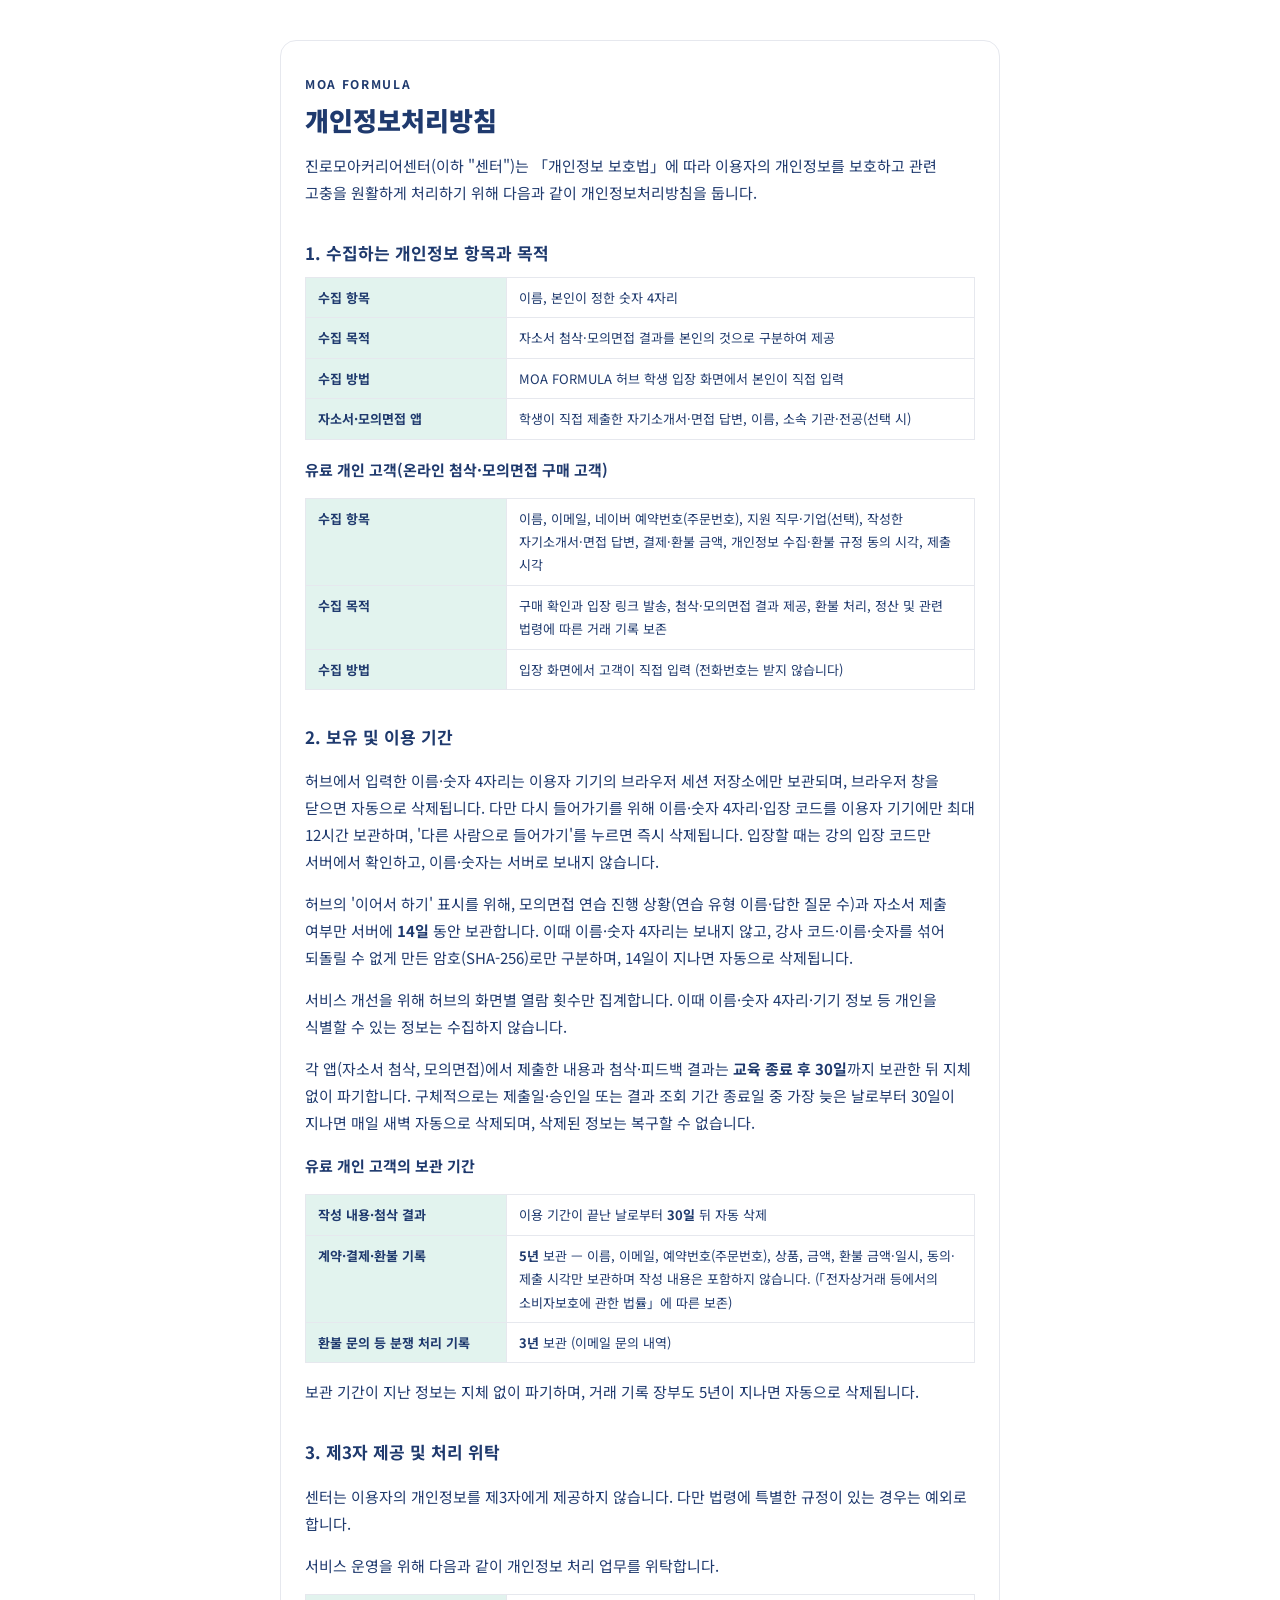
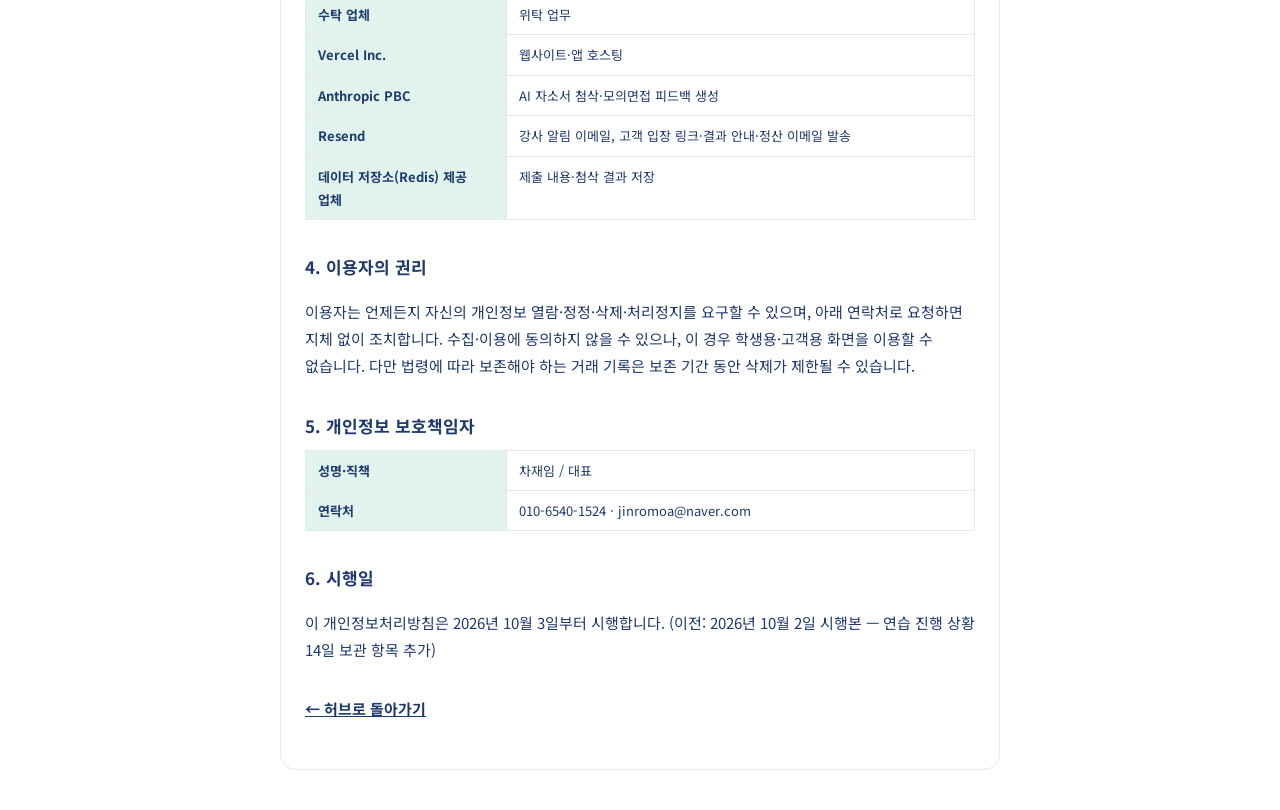
<file: privacy.html>
<!doctype html>
<html lang="ko">
<head>
<meta charset="UTF-8">
<meta name="viewport" content="width=device-width, initial-scale=1.0">
<title>개인정보처리방침 — 진로모아커리어센터</title>
<meta name="robots" content="noindex">
<link rel="stylesheet" href="https://fonts.googleapis.com/css2?family=Noto+Sans+KR:wght@400;700;900&display=swap">
<link rel="stylesheet" href="/tokens.css">
<style>
*{box-sizing:border-box}
body{margin:0;background:var(--c-bg);color:var(--c-ink);font-family:var(--font-sans);font-size:var(--fs-base);line-height:var(--lh-loose);word-break:keep-all}
main{max-width:760px;margin:0 auto;padding:var(--space-10) var(--space-5)}
.card{background:var(--c-surface);border:1px solid var(--c-line);border-radius:var(--radius-lg);padding:var(--space-8) var(--space-6)}
.eyebrow{font-size:var(--fs-xs);font-weight:var(--fw-bold);letter-spacing:.14em;color:var(--c-brand)}
h1{margin:var(--space-2) 0 var(--space-4);font-size:var(--fs-2xl);font-weight:var(--fw-black);line-height:var(--lh-tight)}
h2{margin:var(--space-8) 0 var(--space-2);font-size:var(--fs-lg);color:var(--c-brand)}
.draft{padding:var(--space-3) var(--space-4);border-radius:var(--radius-md);background:var(--c-danger-soft);color:var(--c-danger);font-size:var(--fs-sm);font-weight:var(--fw-bold)}
.ph{background:var(--c-accent-soft);color:var(--c-accent-ink);padding:0 4px;border-radius:4px}
table{width:100%;border-collapse:collapse;font-size:var(--fs-sm)}
th,td{border:1px solid var(--c-line);padding:var(--space-2) var(--space-3);text-align:left;vertical-align:top}
th{background:var(--c-surface-alt);width:30%}
a{color:var(--c-brand);font-weight:var(--fw-bold)}
</style>
</head>
<body>
<main>
<div class="card">
<div class="eyebrow">MOA FORMULA</div>
<h1>개인정보처리방침</h1>

<p>진로모아커리어센터(이하 "센터")는 「개인정보 보호법」에 따라 이용자의 개인정보를 보호하고 관련 고충을 원활하게 처리하기 위해 다음과 같이 개인정보처리방침을 둡니다.</p>

<h2>1. 수집하는 개인정보 항목과 목적</h2>
<table>
<tr><th>수집 항목</th><td>이름, 본인이 정한 숫자 4자리</td></tr>
<tr><th>수집 목적</th><td>자소서 첨삭·모의면접 결과를 본인의 것으로 구분하여 제공</td></tr>
<tr><th>수집 방법</th><td>MOA FORMULA 허브 학생 입장 화면에서 본인이 직접 입력</td></tr>
<tr><th>자소서·모의면접 앱</th><td>학생이 직접 제출한 자기소개서·면접 답변, 이름, 소속 기관·전공(선택 시)</td></tr>
</table>
<p style="margin-top:var(--space-4)"><b>유료 개인 고객(온라인 첨삭·모의면접 구매 고객)</b></p>
<table>
<tr><th>수집 항목</th><td>이름, 이메일, 네이버 예약번호(주문번호), 지원 직무·기업(선택), 작성한 자기소개서·면접 답변, 결제·환불 금액, 개인정보 수집·환불 규정 동의 시각, 제출 시각</td></tr>
<tr><th>수집 목적</th><td>구매 확인과 입장 링크 발송, 첨삭·모의면접 결과 제공, 환불 처리, 정산 및 관련 법령에 따른 거래 기록 보존</td></tr>
<tr><th>수집 방법</th><td>입장 화면에서 고객이 직접 입력 (전화번호는 받지 않습니다)</td></tr>
</table>

<h2>2. 보유 및 이용 기간</h2>
<p>허브에서 입력한 이름·숫자 4자리는 이용자 기기의 브라우저 세션 저장소에만 보관되며, 브라우저 창을 닫으면 자동으로 삭제됩니다. 다만 다시 들어가기를 위해 이름·숫자 4자리·입장 코드를 이용자 기기에만 최대 12시간 보관하며, '다른 사람으로 들어가기'를 누르면 즉시 삭제됩니다. 입장할 때는 강의 입장 코드만 서버에서 확인하고, 이름·숫자는 서버로 보내지 않습니다.</p>
<p>허브의 '이어서 하기' 표시를 위해, 모의면접 연습 진행 상황(연습 유형 이름·답한 질문 수)과 자소서 제출 여부만 서버에 <b>14일</b> 동안 보관합니다. 이때 이름·숫자 4자리는 보내지 않고, 강사 코드·이름·숫자를 섞어 되돌릴 수 없게 만든 암호(SHA-256)로만 구분하며, 14일이 지나면 자동으로 삭제됩니다.</p>
<p>서비스 개선을 위해 허브의 화면별 열람 횟수만 집계합니다. 이때 이름·숫자 4자리·기기 정보 등 개인을 식별할 수 있는 정보는 수집하지 않습니다.</p>
<p>각 앱(자소서 첨삭, 모의면접)에서 제출한 내용과 첨삭·피드백 결과는 <b>교육 종료 후 30일</b>까지 보관한 뒤 지체 없이 파기합니다. 구체적으로는 제출일·승인일 또는 결과 조회 기간 종료일 중 가장 늦은 날로부터 30일이 지나면 매일 새벽 자동으로 삭제되며, 삭제된 정보는 복구할 수 없습니다.</p>

<p style="margin-top:var(--space-4)"><b>유료 개인 고객의 보관 기간</b></p>
<table>
<tr><th>작성 내용·첨삭 결과</th><td>이용 기간이 끝난 날로부터 <b>30일</b> 뒤 자동 삭제</td></tr>
<tr><th>계약·결제·환불 기록</th><td><b>5년</b> 보관 — 이름, 이메일, 예약번호(주문번호), 상품, 금액, 환불 금액·일시, 동의·제출 시각만 보관하며 작성 내용은 포함하지 않습니다. (「전자상거래 등에서의 소비자보호에 관한 법률」에 따른 보존)</td></tr>
<tr><th>환불 문의 등 분쟁 처리 기록</th><td><b>3년</b> 보관 (이메일 문의 내역)</td></tr>
</table>
<p>보관 기간이 지난 정보는 지체 없이 파기하며, 거래 기록 장부도 5년이 지나면 자동으로 삭제됩니다.</p>

<h2>3. 제3자 제공 및 처리 위탁</h2>
<p>센터는 이용자의 개인정보를 제3자에게 제공하지 않습니다. 다만 법령에 특별한 규정이 있는 경우는 예외로 합니다.</p>
<p>서비스 운영을 위해 다음과 같이 개인정보 처리 업무를 위탁합니다.</p>
<table>
<tr><th>수탁 업체</th><td>위탁 업무</td></tr>
<tr><th>Vercel Inc.</th><td>웹사이트·앱 호스팅</td></tr>
<tr><th>Anthropic PBC</th><td>AI 자소서 첨삭·모의면접 피드백 생성</td></tr>
<tr><th>Resend</th><td>강사 알림 이메일, 고객 입장 링크·결과 안내·정산 이메일 발송</td></tr>
<tr><th>데이터 저장소(Redis) 제공 업체</th><td>제출 내용·첨삭 결과 저장</td></tr>
</table>

<h2>4. 이용자의 권리</h2>
<p>이용자는 언제든지 자신의 개인정보 열람·정정·삭제·처리정지를 요구할 수 있으며, 아래 연락처로 요청하면 지체 없이 조치합니다. 수집·이용에 동의하지 않을 수 있으나, 이 경우 학생용·고객용 화면을 이용할 수 없습니다. 다만 법령에 따라 보존해야 하는 거래 기록은 보존 기간 동안 삭제가 제한될 수 있습니다.</p>

<h2>5. 개인정보 보호책임자</h2>
<table>
<tr><th>성명·직책</th><td>차재임 / 대표</td></tr>
<tr><th>연락처</th><td>010-6540-1524 · jinromoa@naver.com</td></tr>
</table>

<h2>6. 시행일</h2>
<p>이 개인정보처리방침은 2026년 10월 3일부터 시행합니다. (이전: 2026년 10월 2일 시행본 — 연습 진행 상황 14일 보관 항목 추가)</p>

<p style="margin-top:var(--space-8)"><a href="/">← 허브로 돌아가기</a></p>
</div>
</main>
<script>
// 쓰임새 기록 (2026-10-24 · 2단계 정리): 화면이 열린 횟수만 운영보드로 보냄 (이름·기기 정보는 보내지 않음)
function moaUse(s){try{var k=String(s),t=Date.now(),m=window.__moaUse||(window.__moaUse={});if(m[k]&&t-m[k]<600000)return;m[k]=t;var u='https://jinromoa-board.vercel.app/api/usage',b=JSON.stringify({a:'hub',s:k});if(navigator.sendBeacon)navigator.sendBeacon(u,b);else fetch(u,{method:'POST',body:b,keepalive:true,mode:'no-cors'})}catch(e){}}
moaUse('privacy');
</script>
</body>
</html>
</file>
<file: tokens.css>
/* ─────────────────────────────────────────────
   MOA FORMULA 디자인 토큰 (2026-09-30 허브 개편)
   · 모든 색·글꼴·간격·모서리·그림자는 여기서만 정의합니다.
   · 화면(index.html 등)에는 색상 값을 직접 쓰지 않고 var(--이름)으로만 씁니다.
   · 스타일을 바꾸고 싶으면 이 파일의 값만 바꾸면 전체에 반영돼요.
   · 현재 톤(2026-10-27 대표님 결정 ④안): 쪽색 #1F3A6E + 연한 Lucite Green 바탕 #E2F3EE + 라임 포인트, 흰 바탕
   · (이전 2026-10-03 통합안: 남색 #141A2E — 다른 앱의 공용 디자인 키트 moa-ui.css는 그대로 남색)
   ───────────────────────────────────────────── */
:root{
  /* 글꼴 */
  --font-sans:'Noto Sans KR','맑은 고딕','Malgun Gothic',-apple-system,BlinkMacSystemFont,sans-serif;
  --fw-regular:400; --fw-medium:500; --fw-bold:700; --fw-heavy:800; --fw-black:900;

  /* 글자 크기 */
  --fs-xs:12px; --fs-sm:13px; --fs-md:14px; --fs-base:15px; --fs-lg:17px;
  --fs-xl:20px; --fs-2xl:26px; --fs-3xl:34px;
  --lh-tight:1.3; --lh-base:1.6; --lh-loose:1.8;

  /* 브랜드 (허브 대표색 쪽색 + 연한 초록 바탕 + 라임 포인트, 2026-10-27) */
  --c-brand:#1F3A6E;
  --c-brand-strong:#152A52;
  --c-brand-soft:#E2F3EE;
  --c-brand-tint:#E2F3EE;
  --c-accent:#C0D904;
  --c-accent-soft:#E2F3EE;
  --c-accent-ink:#1F3A6E;

  /* 바탕·면·선·글자 */
  --c-bg:#FFFFFF;
  --c-surface:#FFFFFF;
  --c-surface-alt:#E2F3EE;
  --c-line:#E6E8EE;
  --c-line-strong:#D7DAE2;
  --c-ink:#1F3A6E;
  --c-ink-2:#3B4256;
  --c-muted:#5F6678;
  --c-on-brand:#FFFFFF;
  --c-on-brand-muted:rgba(255,255,255,.75);
  --c-overlay:rgba(20,26,46,.35);

  /* 상태 */
  --c-danger:#A32D2D;
  --c-danger-soft:#FCEBEB;
  --c-focus:#1F3A6E;

  /* 앱별 대표색 (색은 앱 구분에만 사용) */
  --app-resume:#643DF2;
  --app-interview:#295BF2;
  --app-tracker:#C0D904;
  --app-tracker-ink:#3D4500;
  --app-board:#1F2433;
  --app-proposal:#D9572B;
  --app-qbank:#FCE9E1;
  --app-qbank-ink:#8A3517;
  --app-master:#1F2433;

  /* 모서리·그림자·간격 */
  --radius-xs:6px; --radius-sm:8px; --radius-md:12px; --radius-lg:16px; --radius-xl:22px; --radius-pill:999px;
  --shadow-sm:0 1px 2px rgba(20,26,46,.06);
  --shadow-md:0 6px 20px rgba(20,26,46,.08);
  --shadow-lg:0 18px 40px rgba(20,26,46,.14);
  --space-1:4px; --space-2:8px; --space-3:12px; --space-4:16px; --space-5:20px;
  --space-6:24px; --space-8:32px; --space-10:40px; --space-12:48px;

  /* 레이아웃 */
  --w-content:1080px;
  --w-sidenav:232px;
  --h-topbar:60px;
}
</file>
